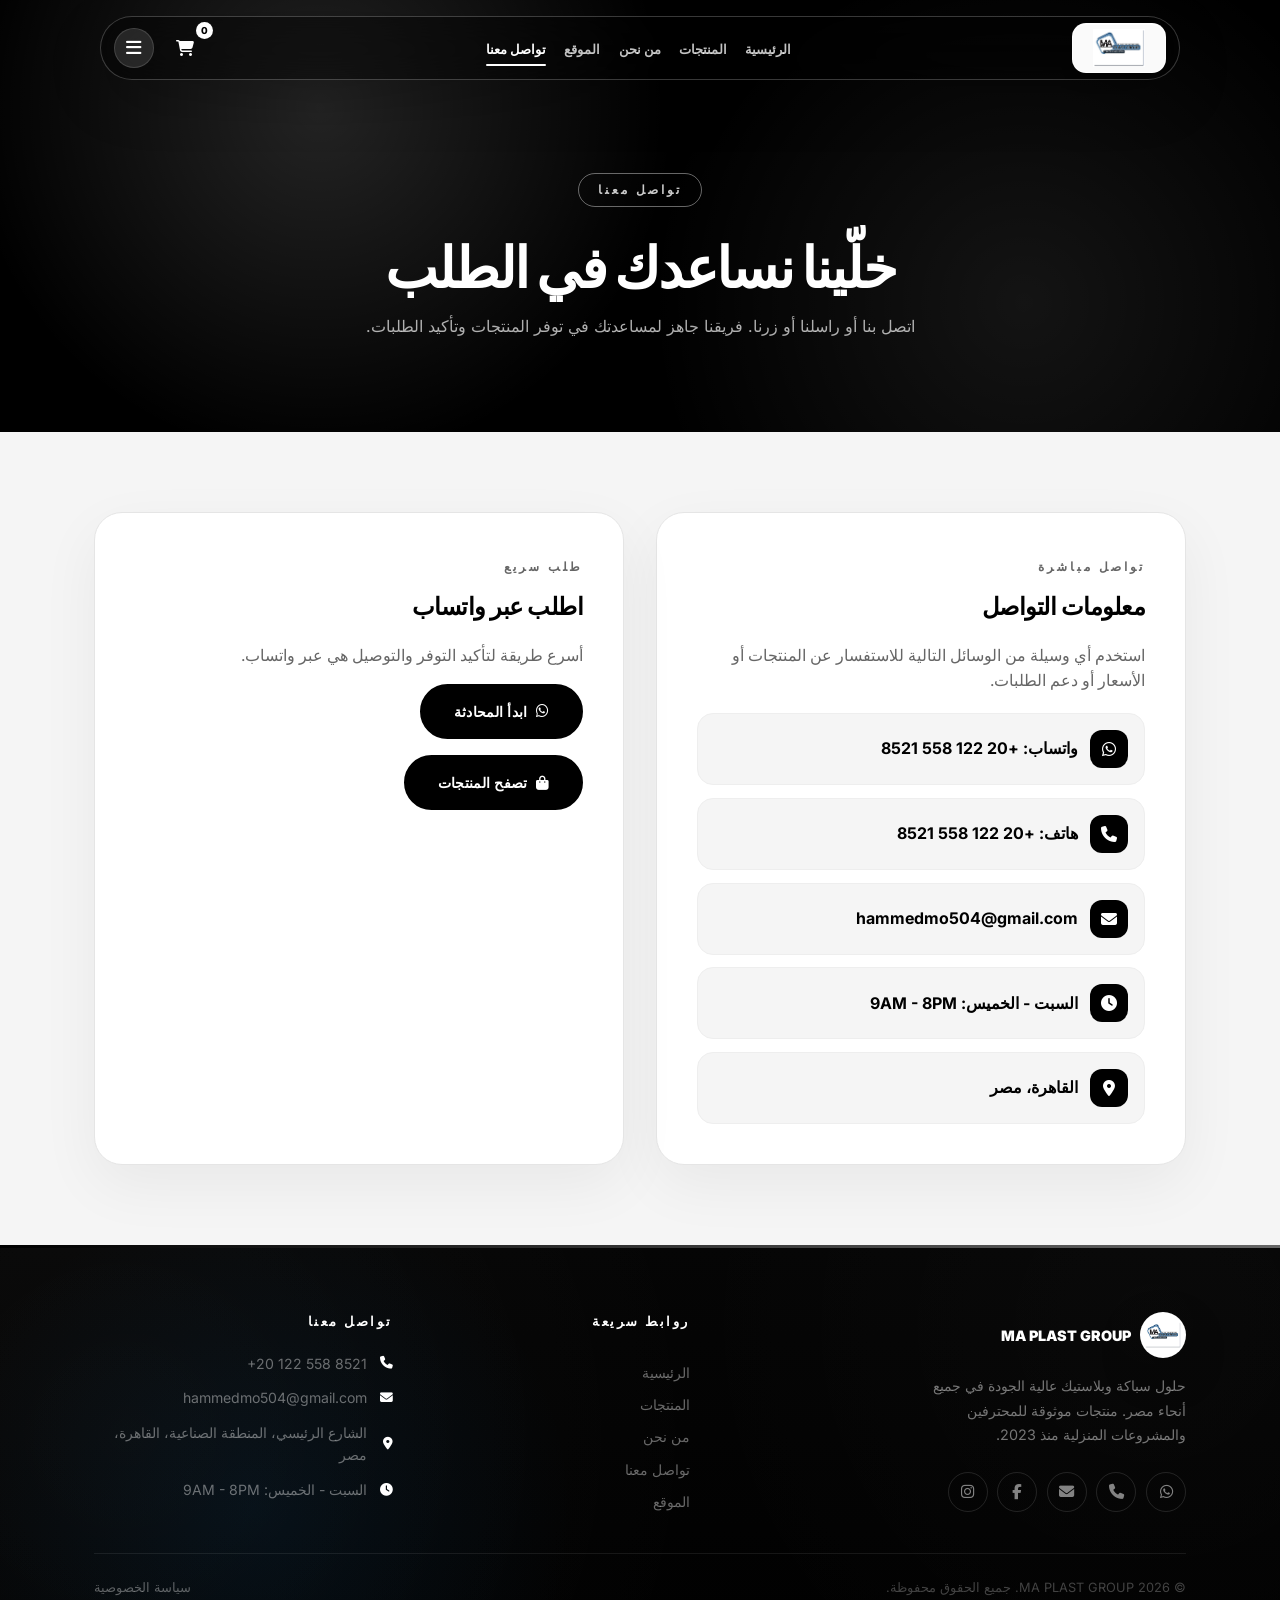
<file: contact.html>
<!DOCTYPE html>
<html lang="ar" dir="rtl">
<head>
    <meta charset="UTF-8">
    <meta name="viewport" content="width=device-width, initial-scale=1.0">
    <title>تواصل معنا | MA PLAST GROUP</title>
    <link rel="manifest" href="manifest.json">
    <meta name="theme-color" content="#000000">
    <link rel="stylesheet" href="style.css">
    <link rel="stylesheet" href="https://cdnjs.cloudflare.com/ajax/libs/font-awesome/6.4.0/css/all.min.css">
    <link href="https://fonts.googleapis.com/css2?family=Inter:wght@300;400;500;600;700;800;900&display=swap" rel="stylesheet">


    <!-- OneSignal Web Push SDK - custom pre-prompt mode -->
    <script src="https://cdn.onesignal.com/sdks/web/v16/OneSignalSDK.page.js" defer></script>
    <script>
      window.OneSignalDeferred = window.OneSignalDeferred || [];
      OneSignalDeferred.push(async function(OneSignal) {
        await OneSignal.init({
          appId: "a4aee757-dd1f-4247-8ac7-ad5eaee17ea5",
          serviceWorkerPath: "OneSignalSDKWorker.js",
          serviceWorkerUpdaterPath: "OneSignalSDKUpdaterWorker.js",
          serviceWorkerParam: { scope: "/" },
          notifyButton: { enable: false },
          autoResubscribe: true
        });
      });
    </script>

</head>
<body class="inner-page">
    <!-- Liquid Glass Navbar -->
    <nav class="navbar" id="navbar">
        <div class="nav-glass">
            <a href="index.html#home" class="logo brand-logo"><span class="logo-plate"><img src="ma-plast-logo.png" alt="MA PLAST GROUP"></span><span>MA PLAST GROUP</span></a>
            <ul class="nav-links" id="navLinks">
                <li><a href="index.html#home" class="">الرئيسية</a></li>
                <li><a href="index.html#products" class="">المنتجات</a></li>
                <li><a href="about.html" class="">من نحن</a></li>
                <li><a href="index.html#location" class="">الموقع</a></li>
                <li><a href="contact.html" class="active">تواصل معنا</a></li>
            </ul>
            <div class="nav-actions">
                <a href="index.html#products" class="cart-toggle" title="السلة" aria-label="فتح السلة" onclick="handleCartButton(event)">
                    <i class="fas fa-shopping-cart"></i>
                    <span class="cart-count" id="cartCount">0</span>
                </a>
                <button class="mobile-menu-btn" onclick="toggleMobileMenu()" aria-label="Open menu">
                    <i class="fas fa-bars"></i>
                </button>
            </div>
        </div>
    </nav>

    <section class="page-hero">
        <div class="page-hero-content">
            <span class="hero-tag">تواصل معنا</span>
            <h1>خلّينا نساعدك في الطلب</h1>
            <p>اتصل بنا أو راسلنا أو زرنا. فريقنا جاهز لمساعدتك في توفر المنتجات وتأكيد الطلبات.</p>
        </div>
    </section>
    <section class="page-section">
        <div class="container contact-page-grid">
            <div class="page-card reveal">
                <span class="label">تواصل مباشرة</span>
                <h2>معلومات التواصل</h2>
                <p>استخدم أي وسيلة من الوسائل التالية للاستفسار عن المنتجات أو الأسعار أو دعم الطلبات.</p>
                <div class="page-list">
                    <a href="https://wa.me/201225588521"><i class="fab fa-whatsapp"></i> واتساب: +20 122 558 8521</a>
                    <a href="tel:+201225588521"><i class="fas fa-phone"></i> هاتف: +20 122 558 8521</a>
                    <a href="mailto:hammedmo504@gmail.com"><i class="fas fa-envelope"></i> hammedmo504@gmail.com</a>
                    <div><i class="fas fa-clock"></i> السبت - الخميس: 9AM - 8PM</div>
                    <div><i class="fas fa-map-marker-alt"></i> القاهرة، مصر</div>
                </div>
            </div>
            <div class="page-card reveal reveal-delay-2">
                <span class="label">طلب سريع</span>
                <h2>اطلب عبر واتساب</h2>
                <p>أسرع طريقة لتأكيد التوفر والتوصيل هي عبر واتساب.</p>
                <a href="https://wa.me/201225588521" class="btn btn-whatsapp"><i class="fab fa-whatsapp"></i> ابدأ المحادثة</a>
                <div style="height:1rem"></div>
                <a href="index.html#products" class="btn btn-primary"><i class="fas fa-shopping-bag"></i> تصفح المنتجات</a>
            </div>
        </div>
    </section>

    <!-- Enhanced Footer -->
    <footer class="footer">
        <div class="footer-animated-line"></div>
        <div class="container">
            <div class="footer-grid">
                <div class="footer-brand">
                    <a href="index.html#home" class="logo brand-logo"><span class="logo-plate"><img src="ma-plast-logo.png" alt="MA PLAST GROUP"></span><span>MA PLAST GROUP</span></a>
                    <p>حلول سباكة وبلاستيك عالية الجودة في جميع أنحاء مصر. منتجات موثوقة للمحترفين والمشروعات المنزلية منذ 2023.</p>
                    <div class="footer-social">
                        <a href="https://wa.me/201225588521" target="_blank" aria-label="WhatsApp"><i class="fab fa-whatsapp"></i></a>
                        <a href="tel:+201225588521" aria-label="Phone"><i class="fas fa-phone"></i></a>
                        <a href="mailto:hammedmo504@gmail.com" aria-label="Email"><i class="fas fa-envelope"></i></a>
                        <a href="https://www.facebook.com/maplastgroup" target="_blank" aria-label="Facebook"><i class="fab fa-facebook-f"></i></a>
                        <a href="https://www.instagram.com/maplastgroup" target="_blank" aria-label="Instagram"><i class="fab fa-instagram"></i></a>
                    </div>
                </div>
                <div class="footer-links">
                    <h4>روابط سريعة</h4>
                    <a href="index.html#home">الرئيسية</a>
                    <a href="index.html#products">المنتجات</a>
                    <a href="about.html">من نحن</a>
                    <a href="contact.html">تواصل معنا</a>
                    <a href="index.html#location">الموقع</a>
                </div>
                <div class="footer-contact">
                    <h4>تواصل معنا</h4>
                    <p><i class="fas fa-phone"></i> +20 122 558 8521</p>
                    <p><i class="fas fa-envelope"></i> hammedmo504@gmail.com</p>
                    <p><i class="fas fa-map-marker-alt"></i> الشارع الرئيسي، المنطقة الصناعية، القاهرة، مصر</p>
                    <p><i class="fas fa-clock"></i> السبت - الخميس: 9AM - 8PM</p>
                </div>
            </div>
            <div class="footer-bottom">
                <div class="footer-bottom-links">
                    <p>&copy; 2026 MA PLAST GROUP. جميع الحقوق محفوظة.</p>
                    <a href="privacy.html">سياسة الخصوصية</a>
                </div>
            </div>
        </div>
    </footer>
    <div class="mobile-overlay" id="mobileOverlay" onclick="toggleMobileMenu()"></div>
    <div class="toast" id="toast"><i class="fas fa-check-circle"></i><span id="toastMessage">Added!</span></div>
    <script>
        const navLinks = document.getElementById('navLinks');
        const mobileOverlay = document.getElementById('mobileOverlay');
        const mobileMenuIcon = document.querySelector('.mobile-menu-btn i');

        let navLinksPlaceholder = null;
        function syncMobileMenuMount() {
            if (!navLinks) return;
            if (!navLinksPlaceholder) {
                navLinksPlaceholder = document.createComment('nav-links-original-position');
                if (navLinks.parentNode) navLinks.parentNode.insertBefore(navLinksPlaceholder, navLinks);
            }
            if (window.innerWidth <= 768) {
                if (navLinks.parentNode !== document.body) document.body.appendChild(navLinks);
            } else if (navLinks.parentNode === document.body && navLinksPlaceholder.parentNode) {
                navLinksPlaceholder.parentNode.insertBefore(navLinks, navLinksPlaceholder.nextSibling);
                navLinks.classList.remove('active');
                if (mobileOverlay) mobileOverlay.classList.remove('active');
                setMobileMenuIcon(false);
                document.body.style.overflow = '';
            }
        }
        document.addEventListener('DOMContentLoaded', syncMobileMenuMount);
        window.addEventListener('resize', syncMobileMenuMount);

        function setMobileMenuIcon(isOpen) {
            if (!mobileMenuIcon) return;
            mobileMenuIcon.classList.toggle('fa-bars', !isOpen);
            mobileMenuIcon.classList.toggle('fa-times', isOpen);
        }
        function toggleMobileMenu() {
            navLinks.classList.toggle('active');
            mobileOverlay.classList.toggle('active');
            setMobileMenuIcon(navLinks.classList.contains('active'));
            document.body.style.overflow = navLinks.classList.contains('active') ? 'hidden' : '';
        }
        document.addEventListener('keydown', e => {
            if (e.key === 'Escape') {
                navLinks.classList.remove('active');
                mobileOverlay.classList.remove('active');
                setMobileMenuIcon(false);
                document.body.style.overflow = '';
            }
        });

        // Scroll reveal
        function initScrollReveal() {
            const revealElements = document.querySelectorAll('.reveal, .reveal-left, .reveal-right, .reveal-scale');
            if (revealElements.length === 0) return;
            const observer = new IntersectionObserver((entries) => {
                entries.forEach(entry => {
                    if (entry.isIntersecting) {
                        entry.target.classList.add('visible');
                        observer.unobserve(entry.target);
                    }
                });
            }, { threshold: 0.1, rootMargin: '0px 0px -50px 0px' });
            revealElements.forEach(el => observer.observe(el));
        }
        document.addEventListener('DOMContentLoaded', initScrollReveal);

        if ('serviceWorker' in navigator) {
            window.addEventListener('load', () => navigator.serviceWorker.register('service-worker.js'));
        }
    </script>
</body>
</html>
</file>
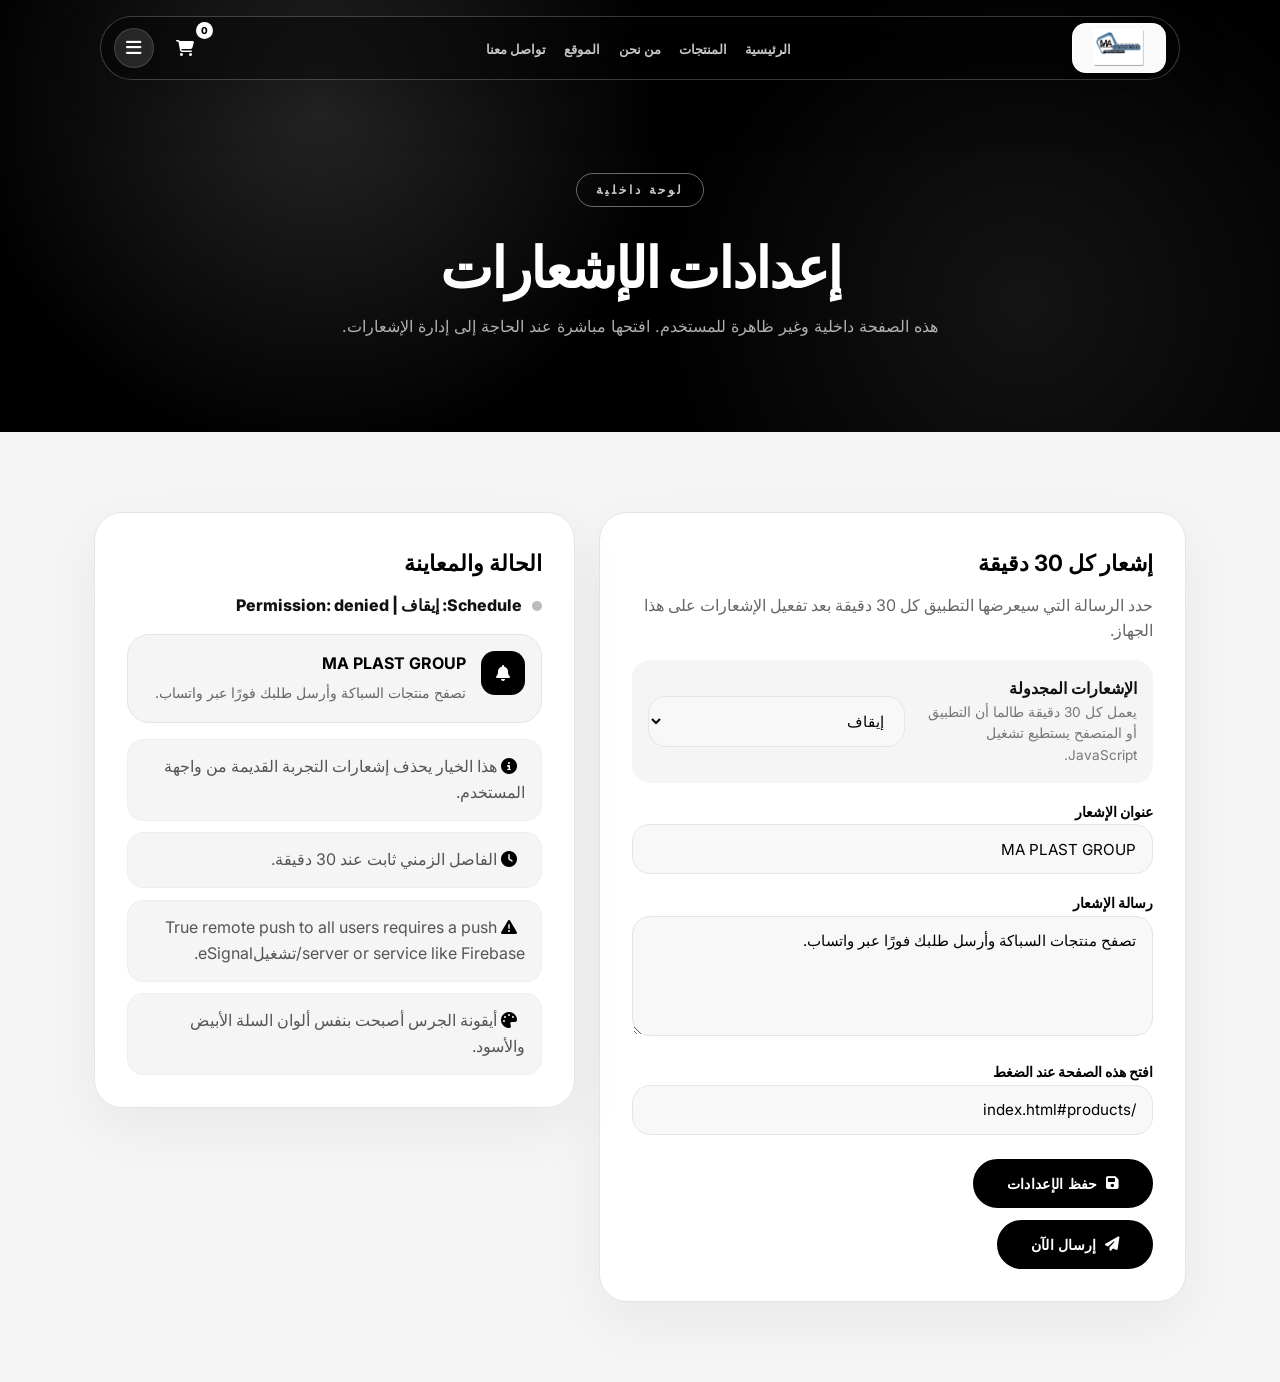
<file: notifications.html>
<!DOCTYPE html>
<html lang="ar" dir="rtl">
<head>
    <meta charset="UTF-8">
    <meta name="viewport" content="width=device-width, initial-scale=1.0">
    <title>إعدادات الإشعارات | MA PLAST GROUP</title>
    <link rel="manifest" href="manifest.json">
    <meta name="theme-color" content="#000000">
    <meta name="robots" content="noindex,nofollow">
    <link rel="stylesheet" href="style.css">
    <link rel="stylesheet" href="https://cdnjs.cloudflare.com/ajax/libs/font-awesome/6.4.0/css/all.min.css">
    <link href="https://fonts.googleapis.com/css2?family=Inter:wght@300;400;500;600;700;800;900&display=swap" rel="stylesheet">


    <!-- تشغيلeSignal Web Push SDK - custom pre-prompt mode -->
    <script src="https://cdn.onesignal.com/sdks/web/v16/تشغيلeSignalSDK.page.js" defer></script>
    <script>
      window.تشغيلeSignalDeferred = window.تشغيلeSignalDeferred || [];
      تشغيلeSignalDeferred.push(async function(تشغيلeSignal) {
        await تشغيلeSignal.init({
          appId: "a4aee757-dd1f-4247-8ac7-ad5eaee17ea5",
          serviceWorkerPath: "تشغيلeSignalSDKWorker.js",
          serviceWorkerUpdaterPath: "تشغيلeSignalSDKUpdaterWorker.js",
          serviceWorkerParam: { scope: "/" },
          notifyButton: { enable: false },
          autoResubscribe: true
        });
      });
    </script>

</head>
<body class="notifications-backend inner-page">
    <!-- Liquid Glass Navbar -->
    <nav class="navbar" id="navbar">
        <div class="nav-glass">
            <a href="index.html#home" class="logo brand-logo"><span class="logo-plate"><img src="ma-plast-logo.png" alt="MA PLAST GROUP"></span><span>MA PLAST GROUP</span></a>
            <ul class="nav-links" id="navLinks">
                <li><a href="index.html#home" class="">الرئيسية</a></li>
                <li><a href="index.html#products" class="">المنتجات</a></li>
                <li><a href="about.html" class="">من نحن</a></li>
                <li><a href="index.html#location" class="">الموقع</a></li>
                <li><a href="contact.html" class="">تواصل معنا</a></li>
            </ul>
            <div class="nav-actions">
                <a href="index.html#products" class="cart-toggle" title="السلة" aria-label="فتح السلة" onclick="handleCartButton(event)">
                    <i class="fas fa-shopping-cart"></i>
                    <span class="cart-count" id="cartCount">0</span>
                </a>
                <button class="mobile-menu-btn" onclick="toggleMobileMenu()" aria-label="Open menu">
                    <i class="fas fa-bars"></i>
                </button>
            </div>
        </div>
    </nav>


    <section class="page-hero">
        <div class="page-hero-content">
            <span class="hero-tag">لوحة داخلية</span>
            <h1>إعدادات الإشعارات</h1>
            <p>هذه الصفحة داخلية وغير ظاهرة للمستخدم. افتحها مباشرة عند الحاجة إلى إدارة الإشعارات.</p>
        </div>
    </section>

    <section class="notification-admin-section">
        <div class="container notification-admin-grid">
            <div class="notification-admin-card">
                <h2>إشعار كل 30 دقيقة</h2>
                <p>حدد الرسالة التي سيعرضها التطبيق كل 30 دقيقة بعد تفعيل الإشعارات على هذا الجهاز.</p>

                <form class="notification-form" id="notificationSettingsForm">
                    <div class="notification-switch-row">
                        <div>
                            <strong>الإشعارات المجدولة</strong>
                            <p style="margin:0;color:#777;font-size:.85rem;">يعمل كل 30 دقيقة طالما أن التطبيق أو المتصفح يستطيع تشغيل JavaScript.</p>
                        </div>
                        <select id="enabled">
                            <option value="false">إيقاف</option>
                            <option value="true">تشغيل</option>
                        </select>
                    </div>

                    <div>
                        <label for="title">عنوان الإشعار</label>
                        <input id="title" type="text" value="MA PLAST GROUP" required>
                    </div>

                    <div>
                        <label for="body">رسالة الإشعار</label>
                        <textarea id="body" required>تصفح منتجات السباكة وأرسل طلبك فورًا عبر واتساب.</textarea>
                    </div>

                    <div>
                        <label for="url">افتح هذه الصفحة عند الضغط</label>
                        <input id="url" type="text" value="/index.html#products" required>
                    </div>

                    <input id="intervalMinutes" type="hidden" value="30">

                    <div class="notification-admin-actions">
                        <button type="submit" class="btn btn-primary"><i class="fas fa-save"></i> حفظ الإعدادات</button>
                        <button type="button" class="btn btn-outline admin-outline" onclick="requestPermission()"><i class="fas fa-bell"></i> تفعيل الإشعارات</button>
                        <button type="button" class="btn btn-primary" onclick="sendNow()"><i class="fas fa-paper-plane"></i> إرسال الآن</button>
                        <button type="button" class="btn btn-outline admin-outline" onclick="clearLocalNotifications()"><i class="fas fa-trash"></i> مسح القائمة المحلية</button>
                    </div>
                </form>
            </div>

            <div class="notification-admin-card">
                <h2>الحالة والمعاينة</h2>
                <div class="notification-status" style="margin-bottom:1rem;">
                    <span class="notification-status-dot" id="statusDot"></span>
                    <span id="statusText">جارٍ التحميل...</span>
                </div>

                <div class="notification-preview">
                    <div class="notification-preview-icon"><i class="fas fa-bell"></i></div>
                    <div>
                        <strong id="previewTitle">MA PLAST GROUP</strong>
                        <span id="previewBody">تصفح منتجات السباكة وأرسل طلبك فورًا عبر واتساب.</span>
                    </div>
                </div>

                <ul class="notification-help-list">
                    <li><i class="fas fa-circle-info"></i> هذا الخيار يحذف إشعارات التجربة القديمة من واجهة المستخدم.</li>
                    <li><i class="fas fa-clock"></i> الفاصل الزمني ثابت عند 30 دقيقة.</li>
                    <li><i class="fas fa-triangle-exclamation"></i> True remote push to all users requires a push server or service like Firebase/تشغيلeSignal.</li>
                    <li><i class="fas fa-palette"></i> أيقونة الجرس أصبحت بنفس ألوان السلة الأبيض والأسود.</li>
                </ul>
            </div>
        </div>
    </section>

    <div class="mobile-overlay" id="mobileOverlay" onclick="toggleMobileMenu()"></div>
    <div class="toast" id="toast"><i class="fas fa-check-circle"></i><span id="toastMessage">Saved</span></div>

    <script>
        const SETTINGS_KEY = 'ma_plast_notification_settings_v1';
        const NOTIFICATIONS_KEY = 'ma_plast_notifications_v1';
        const PERMISSION_KEY = 'ma_plast_notification_permission';

        const navLinks = document.getElementById('navLinks');
        const mobileOverlay = document.getElementById('mobileOverlay');
        const mobileMenuIcon = document.querySelector('.mobile-menu-btn i');
        const toast = document.getElementById('toast');
        const toastMessage = document.getElementById('toastMessage');

        const enabled = document.getElementById('enabled');
        const title = document.getElementById('title');
        const body = document.getElementById('body');
        const url = document.getElementById('url');
        const previewTitle = document.getElementById('previewTitle');
        const previewBody = document.getElementById('previewBody');
        const statusDot = document.getElementById('statusDot');
        const statusText = document.getElementById('statusText');


        let navLinksPlaceholder = null;
        function syncMobileMenuMount() {
            if (!navLinks) return;
            if (!navLinksPlaceholder) {
                navLinksPlaceholder = document.createComment('nav-links-original-position');
                if (navLinks.parentNode) navLinks.parentNode.insertBefore(navLinksPlaceholder, navLinks);
            }
            if (window.innerWidth <= 768) {
                if (navLinks.parentNode !== document.body) document.body.appendChild(navLinks);
            } else if (navLinks.parentNode === document.body && navLinksPlaceholder.parentNode) {
                navLinksPlaceholder.parentNode.insertBefore(navLinks, navLinksPlaceholder.nextSibling);
                navLinks.classList.remove('active');
                if (mobileOverlay) mobileOverlay.classList.remove('active');
                setMobileMenuIcon(false);
                document.body.style.overflow = '';
            }
        }
        document.addEventListener('DOMContentLoaded', syncMobileMenuMount);
        window.addEventListener('resize', syncMobileMenuMount);

        function setMobileMenuIcon(isOpen) {
            if (!mobileMenuIcon) return;
            mobileMenuIcon.classList.toggle('fa-bars', !isOpen);
            mobileMenuIcon.classList.toggle('fa-times', isOpen);
        }
        function toggleMobileMenu() {
            navLinks.classList.toggle('active');
            mobileOverlay.classList.toggle('active');
            setMobileMenuIcon(navLinks.classList.contains('active'));
            document.body.style.overflow = navLinks.classList.contains('active') ? 'hidden' : '';
        }
        function showToast(msg) {
            toastMessage.textContent = msg;
            toast.classList.add('show');
            setTimeout(() => toast.classList.remove('show'), 2200);
        }

        function getDefaults() {
            return {
                enabled: false,
                title: 'MA PLAST GROUP',
                body: 'تصفح منتجات السباكة وأرسل طلبك فورًا عبر واتساب.',
                url: '/index.html#products',
                intervalMinutes: 30,
                lastSentAt: 0
            };
        }
        function loadSettings() {
            try { return { ...getDefaults(), ...JSON.parse(localStorage.getItem(SETTINGS_KEY) || '{}') }; }
            catch { return getDefaults(); }
        }
        function saveSettings(settings) {
            localStorage.setItem(SETTINGS_KEY, JSON.stringify(settings));
        }
        function updatePreview() {
            previewTitle.textContent = title.value || 'MA PLAST GROUP';
            previewBody.textContent = body.value || 'تصفح منتجات السباكة وأرسل طلبك فورًا عبر واتساب.';
            updateStatus();
        }
        function updateStatus() {
            const permission = 'Notification' in window ? Notification.permission : 'unsupported';
            const isEnabled = enabled.value === 'true';
            statusDot.classList.toggle('active', isEnabled && permission === 'granted');
            statusText.textContent = `Schedule: ${isEnabled ? 'تشغيل' : 'إيقاف'} | Permission: ${permission}`;
        }
        function populate() {
            const s = loadSettings();
            enabled.value = String(Boolean(s.enabled));
            title.value = s.title;
            body.value = s.body;
            url.value = s.url;
            updatePreview();
        }
        async function requestPermission() {
            if (!('Notification' in window)) {
                showToast('Notifications not supported');
                return;
            }
            const permission = await Notification.requestPermission();
            localStorage.setItem(PERMISSION_KEY, permission);
            updateStatus();
            showToast(permission === 'granted' ? 'Notifications allowed' : 'Notifications not allowed');
        }
        async function sendBrowserNotification(payload) {
            if (!('Notification' in window) || Notification.permission !== 'granted') {
                showToast('تفعيل الإشعارات first');
                return false;
            }
            if ('serviceWorker' in navigator) {
                const registration = await navigator.serviceWorker.ready;
                if (registration.active) {
                    registration.active.postMessage({ type: 'showNotification', ...payload });
                } else {
                    registration.showNotification(payload.title, payload);
                }
            } else {
                new Notification(payload.title, payload);
            }
            return true;
        }
        function addToLocalList(payload) {
            let list = [];
            try { list = JSON.parse(localStorage.getItem(NOTIFICATIONS_KEY) || '[]'); } catch { list = []; }
            list.unshift({
                id: 'notif_' + Date.now(),
                title: payload.title,
                body: payload.body,
                type: 'promo',
                time: Date.now(),
                read: false,
                actionUrl: payload.url || '/index.html#products'
            });
            localStorage.setItem(NOTIFICATIONS_KEY, JSON.stringify(list.slice(0, 50)));
        }
        async function sendNow() {
            const payload = {
                title: title.value || 'MA PLAST GROUP',
                body: body.value || 'Browse products and send your order instantly via WhatsApp.',
                url: url.value || '/index.html#products',
                icon: '/icon-192.png',
                badge: '/icon-192.png',
                tag: 'manual-' + Date.now()
            };
            addToLocalList(payload);
            const sent = await sendBrowserNotification(payload);
            showToast(sent ? 'Notification sent' : 'Saved to notification list');
        }
        function clearLocalNotifications() {
            localStorage.setItem(NOTIFICATIONS_KEY, JSON.stringify([]));
            showToast('Local notifications cleared');
        }

        document.getElementById('notificationSettingsForm').addEventListener('submit', (e) => {
            e.preventDefault();
            const previous = loadSettings();
            const settings = {
                ...previous,
                enabled: enabled.value === 'true',
                title: title.value.trim() || 'MA PLAST GROUP',
                body: body.value.trim() || 'Browse products and send your order instantly via WhatsApp.',
                url: url.value.trim() || '/index.html#products',
                intervalMinutes: 30
            };
            saveSettings(settings);
            updateStatus();
            showToast('Settings saved');
        });

        [enabled, title, body, url].forEach((el) => el.addEventListener('input', updatePreview));

        if ('serviceWorker' in navigator) navigator.serviceWorker.register('service-worker.js');
        populate();
    </script>
</body>
</html>
</file>
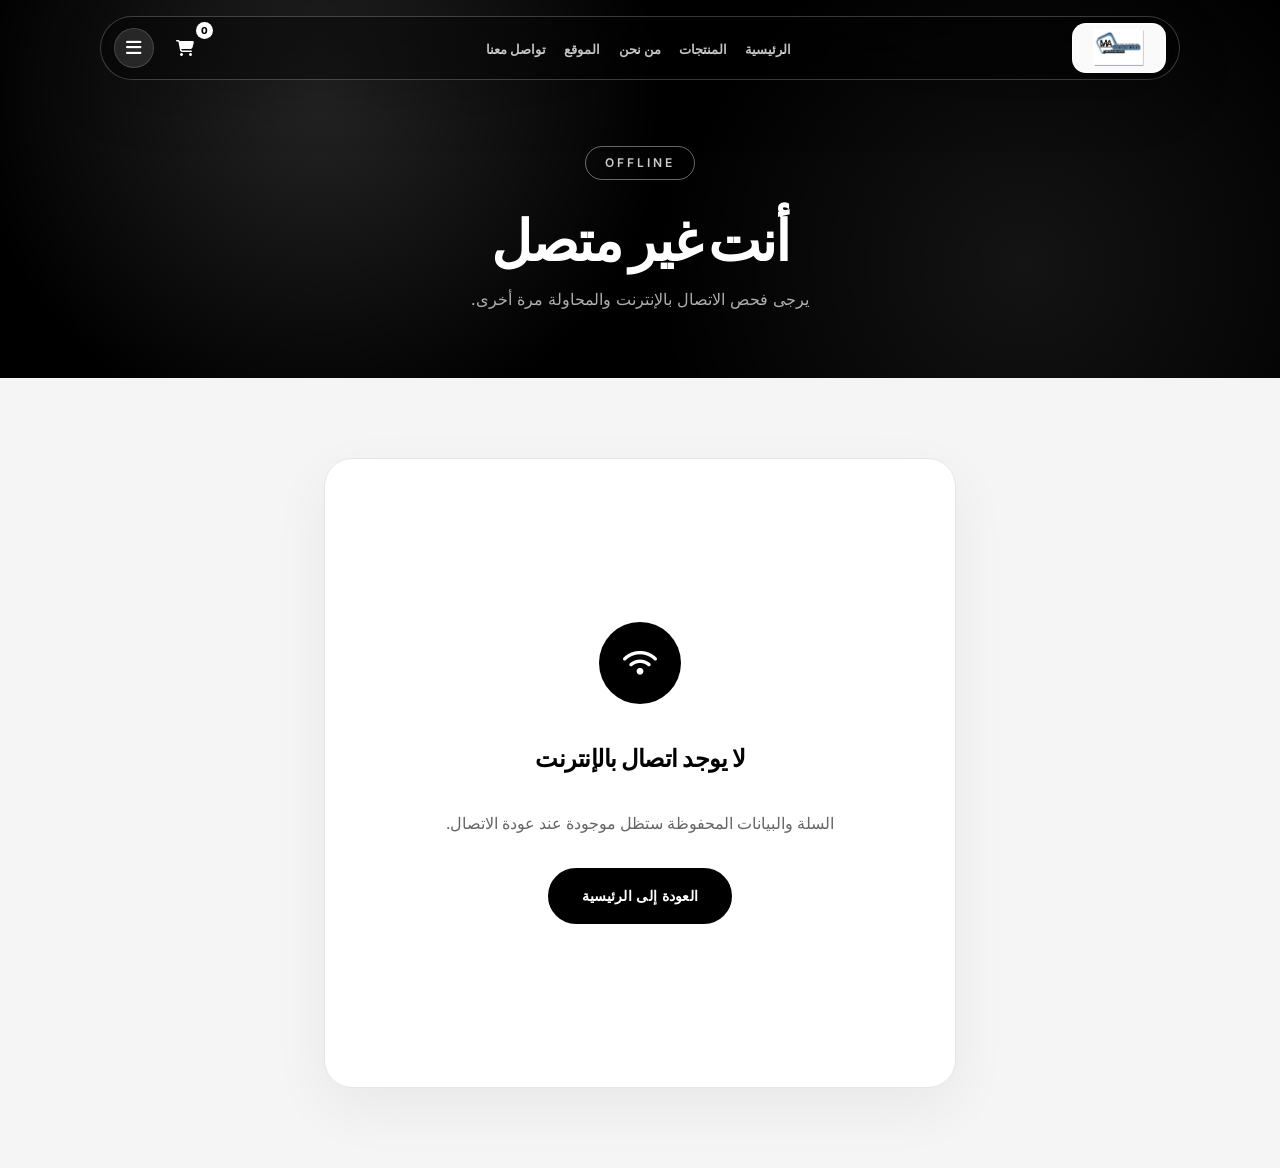
<file: offline.html>
<!DOCTYPE html>
<html lang="ar" dir="rtl">
<head>
  <meta charset="UTF-8">
  <meta name="viewport" content="width=device-width, initial-scale=1.0">
  <title>بدون اتصال — MA PLAST GROUP</title>
  <link rel="stylesheet" href="style.css">
  <link rel="manifest" href="manifest.json">
  <meta name="theme-color" content="#000000">
  <link rel="stylesheet" href="https://cdnjs.cloudflare.com/ajax/libs/font-awesome/6.4.0/css/all.min.css">
</head>
<body class="inner-page">
    <!-- Liquid Glass Navbar -->
    <nav class="navbar" id="navbar">
        <div class="nav-glass">
            <a href="index.html#home" class="logo brand-logo"><span class="logo-plate"><img src="ma-plast-logo.png" alt="MA PLAST GROUP"></span><span>MA PLAST GROUP</span></a>
            <ul class="nav-links" id="navLinks">
                <li><a href="index.html#home" class="">الرئيسية</a></li>
                <li><a href="index.html#products" class="">المنتجات</a></li>
                <li><a href="about.html" class="">من نحن</a></li>
                <li><a href="index.html#location" class="">الموقع</a></li>
                <li><a href="contact.html" class="">تواصل معنا</a></li>
            </ul>
            <div class="nav-actions">
                <a href="index.html#products" class="cart-toggle" title="السلة" aria-label="فتح السلة" onclick="handleCartButton(event)">
                    <i class="fas fa-shopping-cart"></i>
                    <span class="cart-count" id="cartCount">0</span>
                </a>
                <button class="mobile-menu-btn" onclick="toggleMobileMenu()" aria-label="Open menu">
                    <i class="fas fa-bars"></i>
                </button>
            </div>
        </div>
    </nav>

  <section class="page-hero compact-page-hero"><div class="page-hero-content"><span class="hero-tag">Offline</span><h1>أنت غير متصل</h1><p>يرجى فحص الاتصال بالإنترنت والمحاولة مرة أخرى.</p></div></section>
  <section class="page-section"><div class="container single-page-card"><div class="page-card thank-you-box"><div class="offline-icon"><i class="fas fa-wifi"></i></div><h2>لا يوجد اتصال بالإنترنت</h2><p>السلة والبيانات المحفوظة ستظل موجودة عند عودة الاتصال.</p><a class="btn btn-primary" href="index.html">العودة إلى الرئيسية</a></div></div></section>
  <div class="mobile-overlay" id="mobileOverlay" onclick="toggleMobileMenu()"></div><script src="script.js"></script>
</body></html>
</file>
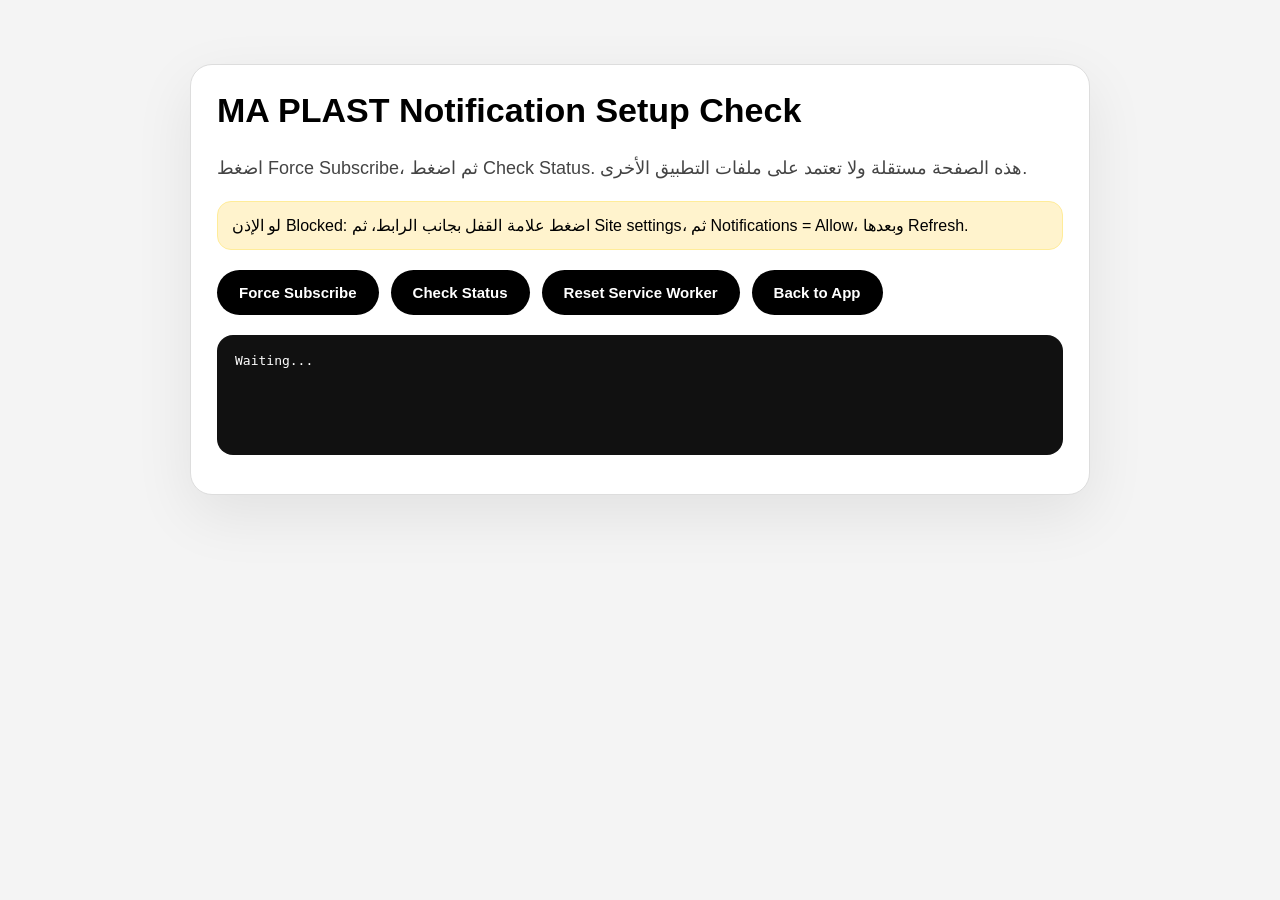
<file: onesignal-check-no-cache.html>
<!DOCTYPE html>
<html lang="en">
<head>
  <meta charset="UTF-8" />
  <meta name="viewport" content="width=device-width, initial-scale=1.0" />
  <title>OneSignal Check | MA PLAST</title>
  <meta name="robots" content="noindex,nofollow" />

  <style>
    * { box-sizing: border-box; }
    body {
      margin: 0;
      font-family: Arial, sans-serif;
      background: #f4f4f4;
      color: #000;
      padding: 24px;
    }
    .box {
      max-width: 900px;
      margin: 40px auto;
      background: #fff;
      border-radius: 22px;
      border: 1px solid #ddd;
      padding: 26px;
      box-shadow: 0 20px 60px rgba(0,0,0,.08);
    }
    h1 { margin-top: 0; font-size: 34px; }
    p { color: #444; line-height: 1.7; font-size: 18px; }
    .warn {
      background:#fff3cd;
      border:1px solid #ffec99;
      padding:14px;
      border-radius:14px;
      margin:16px 0;
      font-size: 16px;
    }
    .buttons { display: flex; gap: 12px; flex-wrap: wrap; margin: 20px 0; }
    button, a.button {
      background:#000;
      color:#fff;
      border:0;
      border-radius:999px;
      padding:14px 22px;
      font-weight:800;
      cursor:pointer;
      text-decoration: none;
      display: inline-flex;
      align-items: center;
      justify-content: center;
      font-size: 15px;
    }
    button:active, a.button:active { transform: scale(.98); }
    pre {
      background:#111;
      color:#fff;
      padding:18px;
      border-radius:16px;
      overflow:auto;
      direction:ltr;
      text-align:left;
      min-height: 120px;
      white-space: pre-wrap;
      word-break: break-word;
    }
  </style>


    <!-- OneSignal Web Push SDK - custom pre-prompt mode -->
    <script src="https://cdn.onesignal.com/sdks/web/v16/OneSignalSDK.page.js" defer></script>
    <script>
      window.OneSignalDeferred = window.OneSignalDeferred || [];
      OneSignalDeferred.push(async function(OneSignal) {
        await OneSignal.init({
          appId: "a4aee757-dd1f-4247-8ac7-ad5eaee17ea5",
          serviceWorkerPath: "OneSignalSDKWorker.js",
          serviceWorkerUpdaterPath: "OneSignalSDKUpdaterWorker.js",
          serviceWorkerParam: { scope: "/" },
          notifyButton: { enable: false },
          autoResubscribe: true
        });
      });
    </script>

</head>
<body>
  <div class="box">
    <h1>MA PLAST Notification Setup Check</h1>
    <p>اضغط Force Subscribe، ثم اضغط Check Status. هذه الصفحة مستقلة ولا تعتمد على ملفات التطبيق الأخرى.</p>
    <div class="warn">
      لو الإذن Blocked: اضغط علامة القفل بجانب الرابط، ثم Site settings، ثم Notifications = Allow، وبعدها Refresh.
    </div>

    <div class="buttons">
      <button id="forceBtn" type="button">Force Subscribe</button>
      <button id="checkBtn" type="button">Check Status</button>
      <button id="resetBtn" type="button">Reset Service Worker</button>
      <a class="button" href="index.html">Back to App</a>
    </div>

    <pre id="result">Waiting...</pre>
  </div>

<script>
(function () {
  const result = document.getElementById('result');
  const forceBtn = document.getElementById('forceBtn');
  const checkBtn = document.getElementById('checkBtn');
  const resetBtn = document.getElementById('resetBtn');

  function write(value) {
    if (typeof value === 'string') {
      result.textContent = value;
    } else {
      result.textContent = JSON.stringify(value, null, 2);
    }
  }

  async function forceSubscribe() {
    try {
      if (!('Notification' in window)) {
        write('Notifications are not supported in this browser.');
        return;
      }

      if (Notification.permission === 'denied') {
        write('BLOCKED: Notifications are blocked. Click the lock/settings icon beside the URL, set Notifications to Allow, then refresh.');
        return;
      }

      const permission = await Notification.requestPermission();

      if (permission !== 'granted') {
        write('Permission result: ' + permission + '. You must choose Allow.');
        return;
      }

      write('Browser permission granted. Waiting for OneSignal...');

      window.OneSignalDeferred = window.OneSignalDeferred || [];
      OneSignalDeferred.push(async function(OneSignal) {
        try {
          if (OneSignal.User && OneSignal.User.PushSubscription && OneSignal.User.PushSubscription.optIn) {
            await OneSignal.User.PushSubscription.optIn();
          }

          setTimeout(checkStatus, 1800);
        } catch (error) {
          write('OneSignal optIn error: ' + (error.message || String(error)));
        }
      });
    } catch (error) {
      write('Force Subscribe Error: ' + (error.message || String(error)));
    }
  }

  function checkStatus() {
    try {
      window.OneSignalDeferred = window.OneSignalDeferred || [];
      OneSignalDeferred.push(async function(OneSignal) {
        try {
          const status = {
            pageLoaded: true,
            oneSignalReady: Boolean(window.__osReady),
            oneSignalInitError: window.__osInitError || null,
            currentUrl: location.href,
            browserPermission: ('Notification' in window) ? Notification.permission : 'not-supported',
            oneSignalId: OneSignal.User ? OneSignal.User.onesignalId : null,
            pushSubscriptionId: OneSignal.User && OneSignal.User.PushSubscription ? OneSignal.User.PushSubscription.id : null,
            token: OneSignal.User && OneSignal.User.PushSubscription ? OneSignal.User.PushSubscription.token : null,
            optedIn: OneSignal.User && OneSignal.User.PushSubscription ? OneSignal.User.PushSubscription.optedIn : null,
            serviceWorkerController: navigator.serviceWorker && navigator.serviceWorker.controller ? navigator.serviceWorker.controller.scriptURL : null
          };
          write(status);
        } catch (innerError) {
          write('Check inner error: ' + (innerError.message || String(innerError)));
        }
      });
    } catch (error) {
      write('Check Status Error: ' + (error.message || String(error)));
    }
  }

  async function resetServiceWorker() {
    try {
      if ('serviceWorker' in navigator) {
        const regs = await navigator.serviceWorker.getRegistrations();
        for (const reg of regs) {
          await reg.unregister();
        }
      }

      if ('caches' in window) {
        const keys = await caches.keys();
        await Promise.all(keys.map(k => caches.delete(k)));
      }

      write('Service worker and cache cleared. Now refresh this page, then press Force Subscribe.');
    } catch (error) {
      write('Reset Error: ' + (error.message || String(error)));
    }
  }

  forceBtn.addEventListener('click', forceSubscribe);
  checkBtn.addEventListener('click', checkStatus);
  resetBtn.addEventListener('click', resetServiceWorker);

  setTimeout(checkStatus, 3000);
})();
</script>
</body>
</html>
</file>
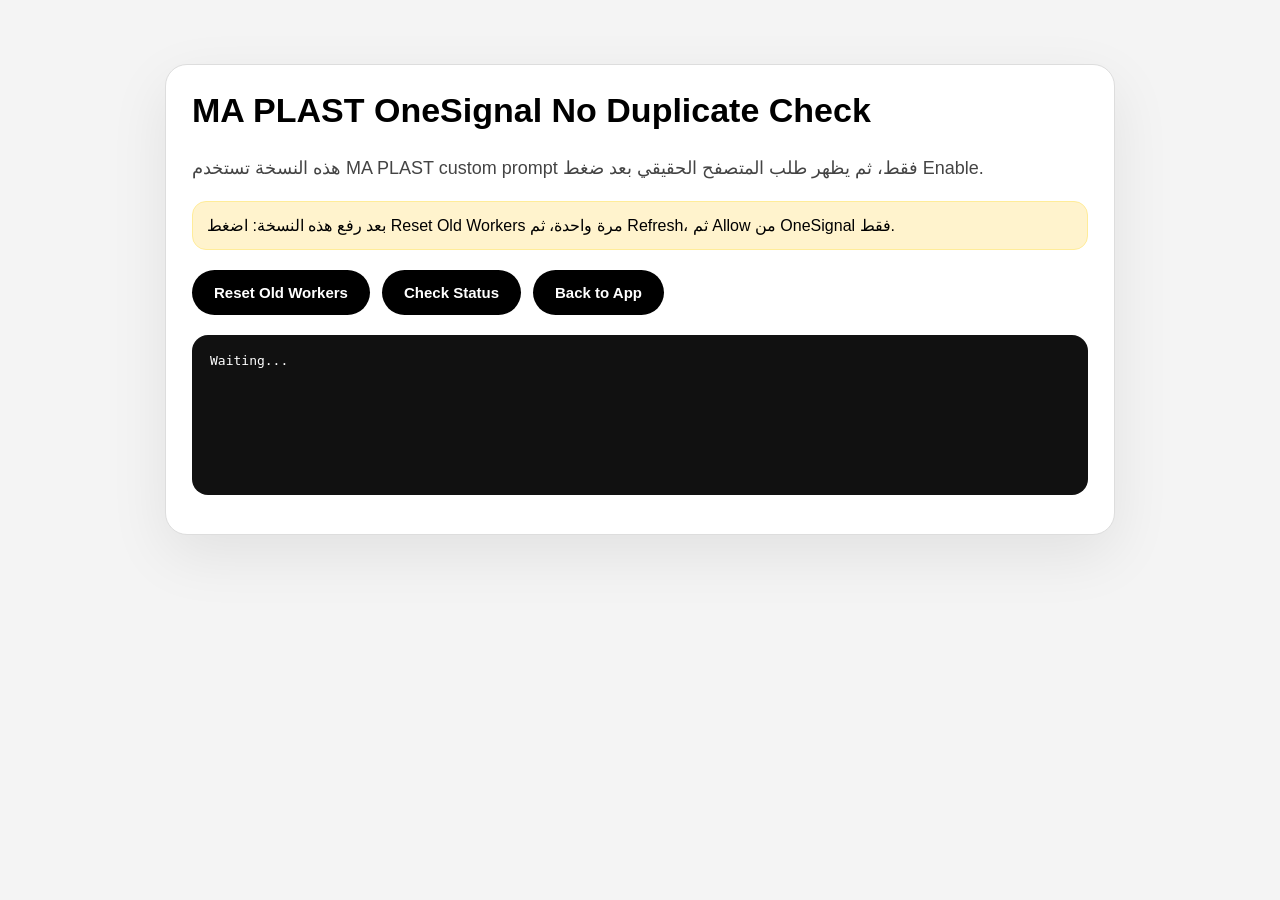
<file: onesignal-check.html>
<!DOCTYPE html>
<html lang="en">
<head>
  <meta charset="UTF-8" />
  <meta name="viewport" content="width=device-width, initial-scale=1.0" />
  <title>OneSignal No Duplicate Check | MA PLAST</title>
  <meta name="robots" content="noindex,nofollow" />
  <style>
    * { box-sizing: border-box; }
    body { margin:0; font-family:Arial,sans-serif; background:#f4f4f4; color:#000; padding:24px; }
    .box { max-width:950px; margin:40px auto; background:#fff; border-radius:22px; border:1px solid #ddd; padding:26px; box-shadow:0 20px 60px rgba(0,0,0,.08); }
    h1 { margin-top:0; font-size:34px; }
    p { color:#444; line-height:1.7; font-size:18px; }
    .warn { background:#fff3cd; border:1px solid #ffec99; padding:14px; border-radius:14px; margin:16px 0; }
    .buttons { display:flex; gap:12px; flex-wrap:wrap; margin:20px 0; }
    button, a.button { background:#000; color:#fff; border:0; border-radius:999px; padding:14px 22px; font-weight:800; cursor:pointer; text-decoration:none; display:inline-flex; font-size:15px; }
    pre { background:#111; color:#fff; padding:18px; border-radius:16px; overflow:auto; direction:ltr; text-align:left; min-height:160px; white-space:pre-wrap; word-break:break-word; }
  </style>

    <!-- OneSignal Web Push SDK - custom pre-prompt mode -->
    <script src="https://cdn.onesignal.com/sdks/web/v16/OneSignalSDK.page.js" defer></script>
    <script>
      window.OneSignalDeferred = window.OneSignalDeferred || [];
      OneSignalDeferred.push(async function(OneSignal) {
        await OneSignal.init({
          appId: "a4aee757-dd1f-4247-8ac7-ad5eaee17ea5",
          serviceWorkerPath: "OneSignalSDKWorker.js",
          serviceWorkerUpdaterPath: "OneSignalSDKUpdaterWorker.js",
          serviceWorkerParam: { scope: "/" },
          notifyButton: { enable: false },
          autoResubscribe: true
        });
      });
    </script>

</head>
<body>
  <div class="box">
    <h1>MA PLAST OneSignal No Duplicate Check</h1>
    <p>هذه النسخة تستخدم MA PLAST custom prompt فقط، ثم يظهر طلب المتصفح الحقيقي بعد ضغط Enable.</p>
    <div class="warn">بعد رفع هذه النسخة: اضغط Reset Old Workers مرة واحدة، ثم Refresh، ثم Allow من OneSignal فقط.</div>
    <div class="buttons">
      <button id="resetBtn" type="button">Reset Old Workers</button>
      <button id="statusBtn" type="button">Check Status</button>
      <a class="button" href="index.html">Back to App</a>
    </div>
    <pre id="result">Waiting...</pre>
  </div>

<script>
(function () {
  const result = document.getElementById('result');
  const resetBtn = document.getElementById('resetBtn');
  const statusBtn = document.getElementById('statusBtn');

  function write(value) {
    result.textContent = typeof value === 'string' ? value : JSON.stringify(value, null, 2);
  }

  async function resetOldWorkers() {
    try {
      if ('serviceWorker' in navigator) {
        const regs = await navigator.serviceWorker.getRegistrations();
        for (const reg of regs) {
          await reg.unregister();
        }
      }
      if ('caches' in window) {
        const keys = await caches.keys();
        await Promise.all(keys.map(k => caches.delete(k)));
      }
      write('Old service workers and caches cleared. Now refresh this page and open the app again.');
    } catch (error) {
      write('Reset error: ' + (error.message || String(error)));
    }
  }

  async function checkStatus() {
    window.OneSignalDeferred = window.OneSignalDeferred || [];
    OneSignalDeferred.push(async function(OneSignal) {
      const registrations = 'serviceWorker' in navigator ? await navigator.serviceWorker.getRegistrations() : [];
      const status = {
        oneSignalReady: Boolean(window.__osReady),
        oneSignalInitError: window.__osInitError || null,
        browserPermission: ('Notification' in window) ? Notification.permission : 'not-supported',
        oneSignalId: OneSignal.User ? OneSignal.User.onesignalId : null,
        pushSubscriptionId: OneSignal.User && OneSignal.User.PushSubscription ? OneSignal.User.PushSubscription.id : null,
        token: OneSignal.User && OneSignal.User.PushSubscription ? OneSignal.User.PushSubscription.token : null,
        optedIn: OneSignal.User && OneSignal.User.PushSubscription ? OneSignal.User.PushSubscription.optedIn : null,
        controller: navigator.serviceWorker && navigator.serviceWorker.controller ? navigator.serviceWorker.controller.scriptURL : null,
        registrations: registrations.map(r => ({
          scope: r.scope,
          active: r.active ? r.active.scriptURL : null,
          waiting: r.waiting ? r.waiting.scriptURL : null,
          installing: r.installing ? r.installing.scriptURL : null
        }))
      };
      write(status);
    });
  }

  resetBtn.addEventListener('click', resetOldWorkers);
  statusBtn.addEventListener('click', checkStatus);
  setTimeout(checkStatus, 3000);
})();
</script>
</body>
</html>
</file>
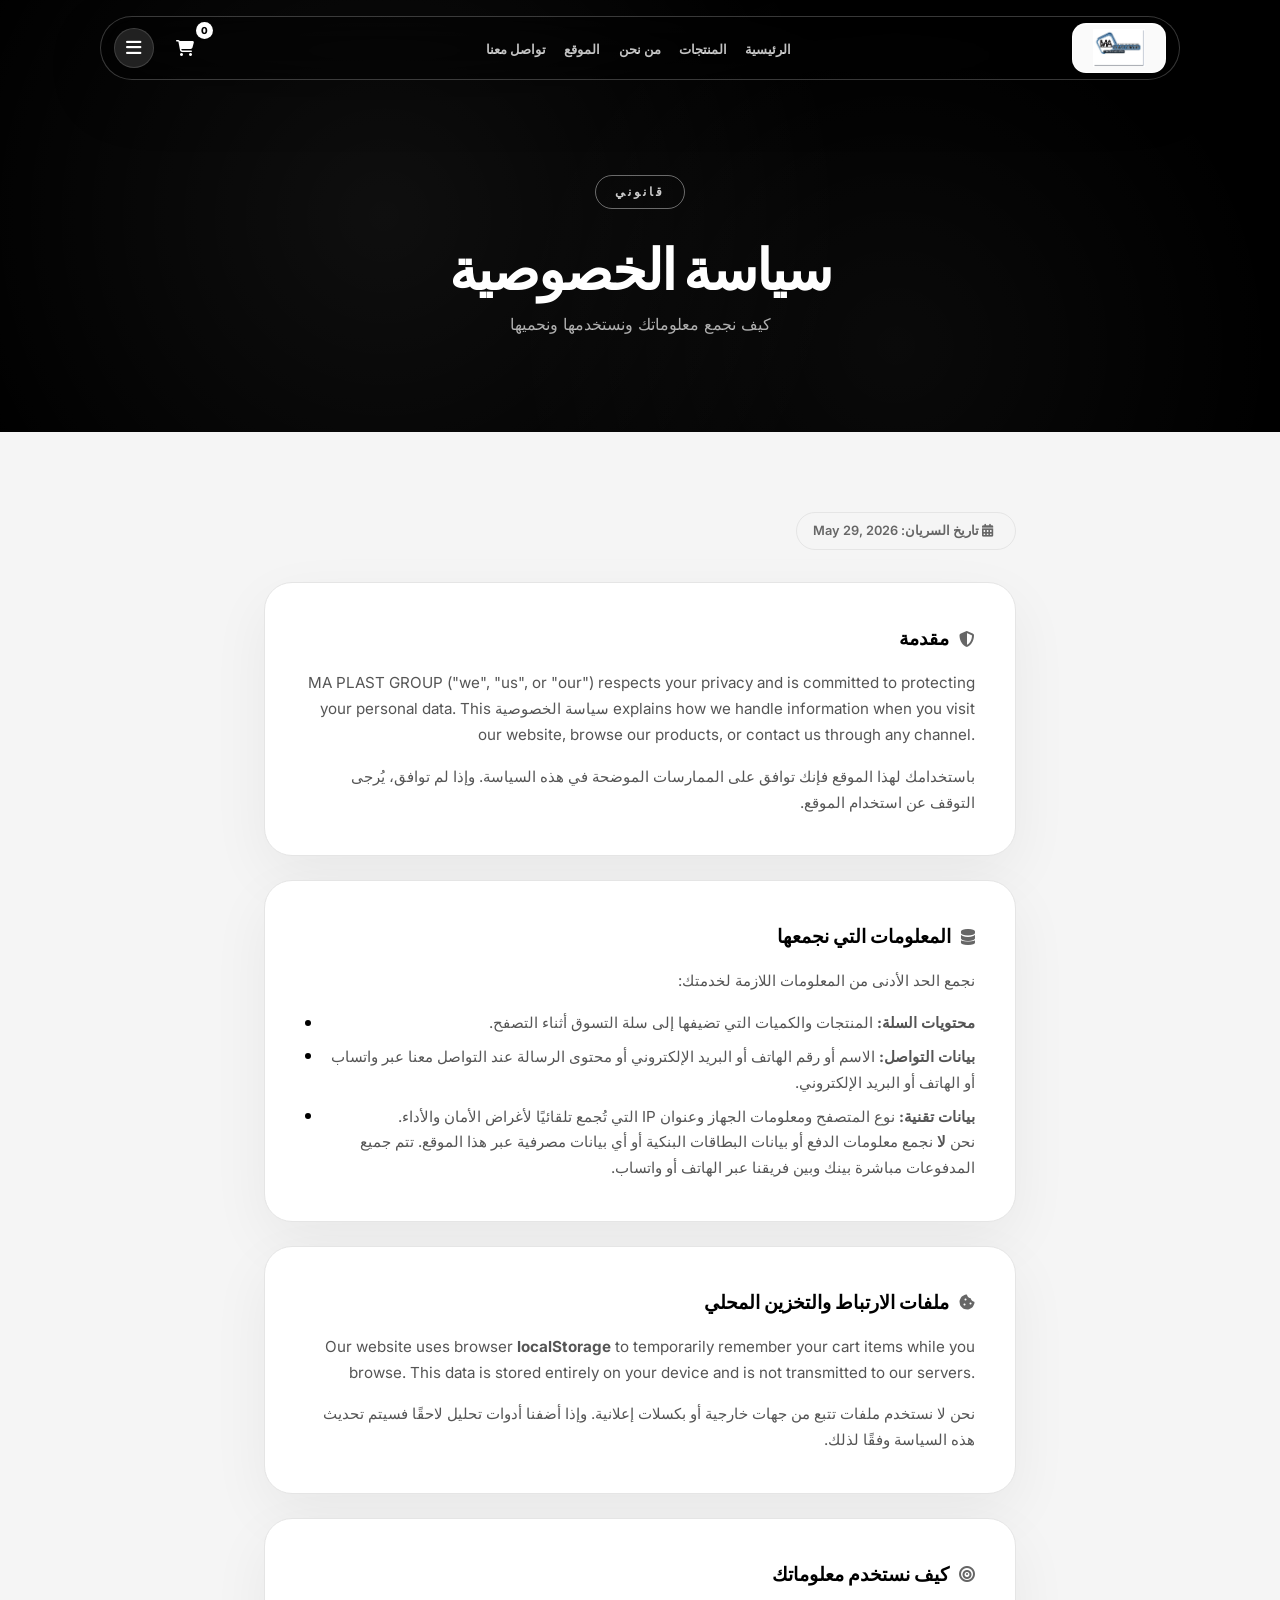
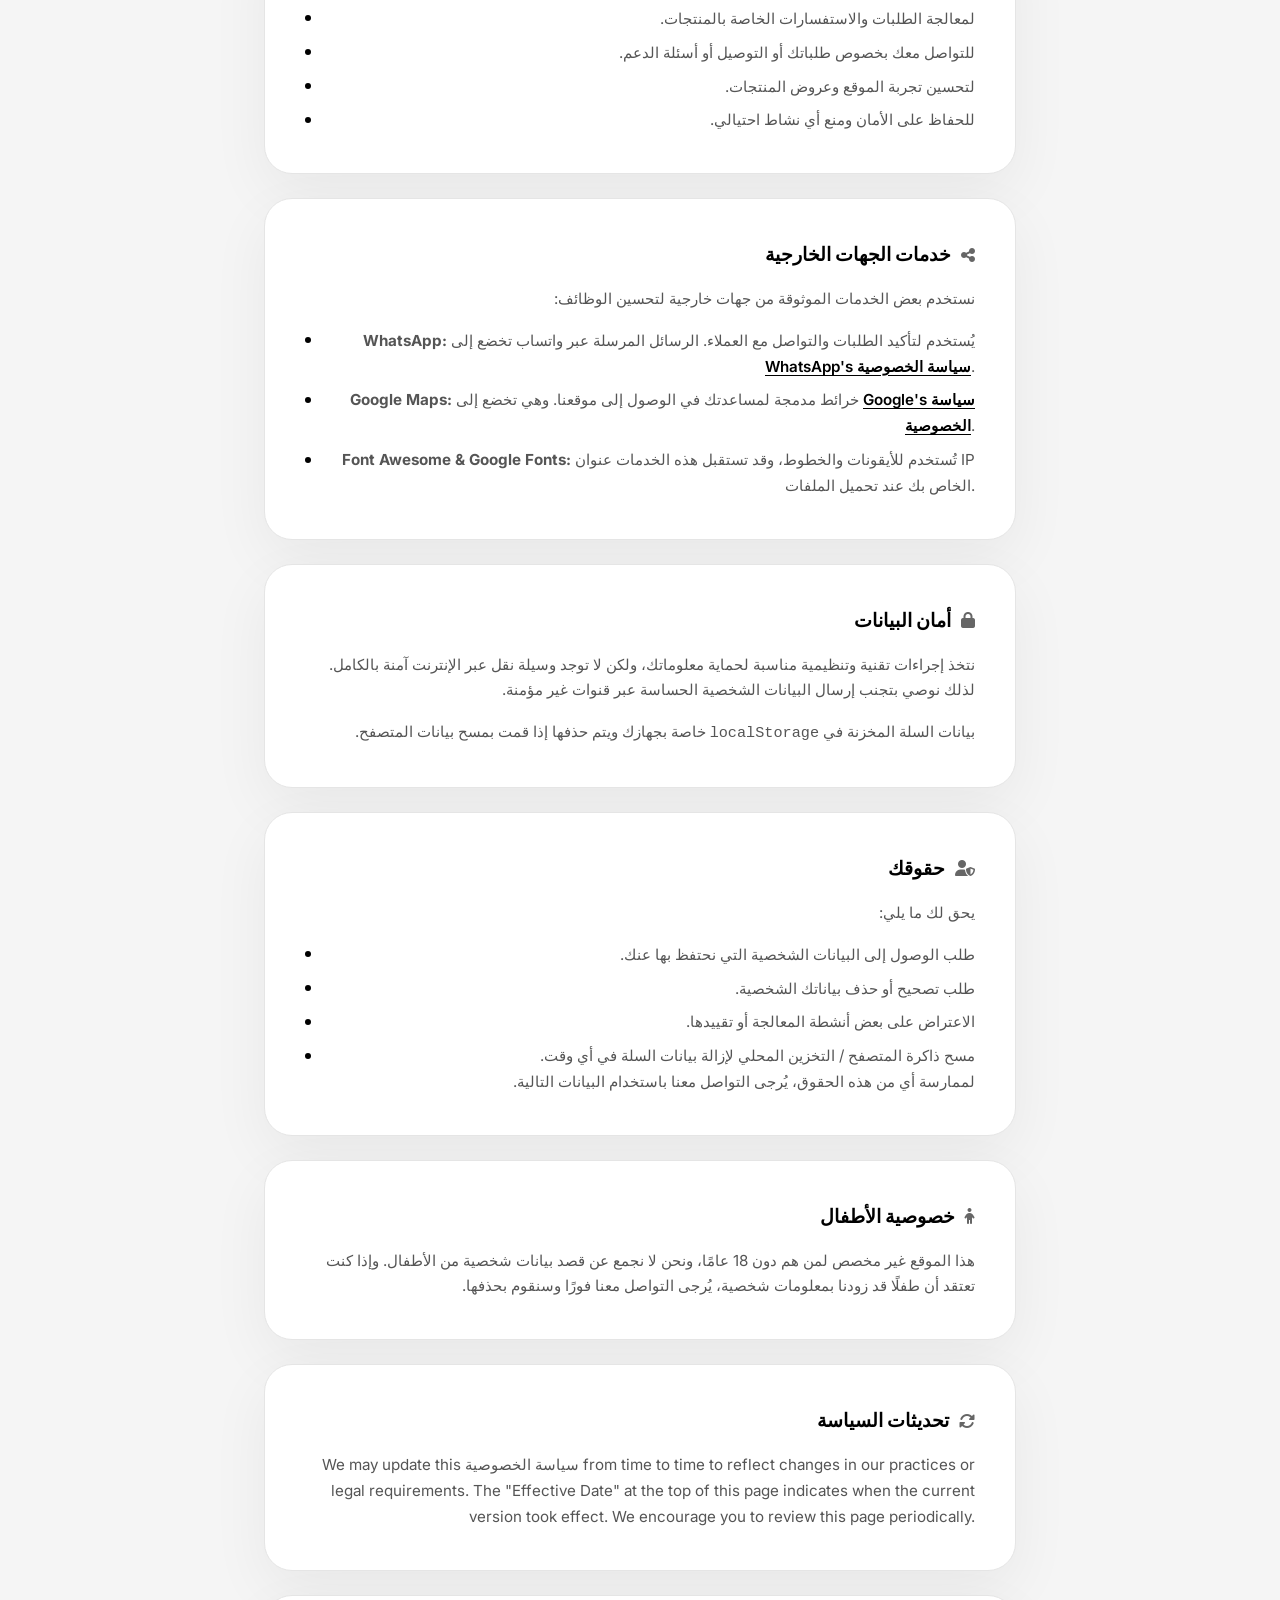
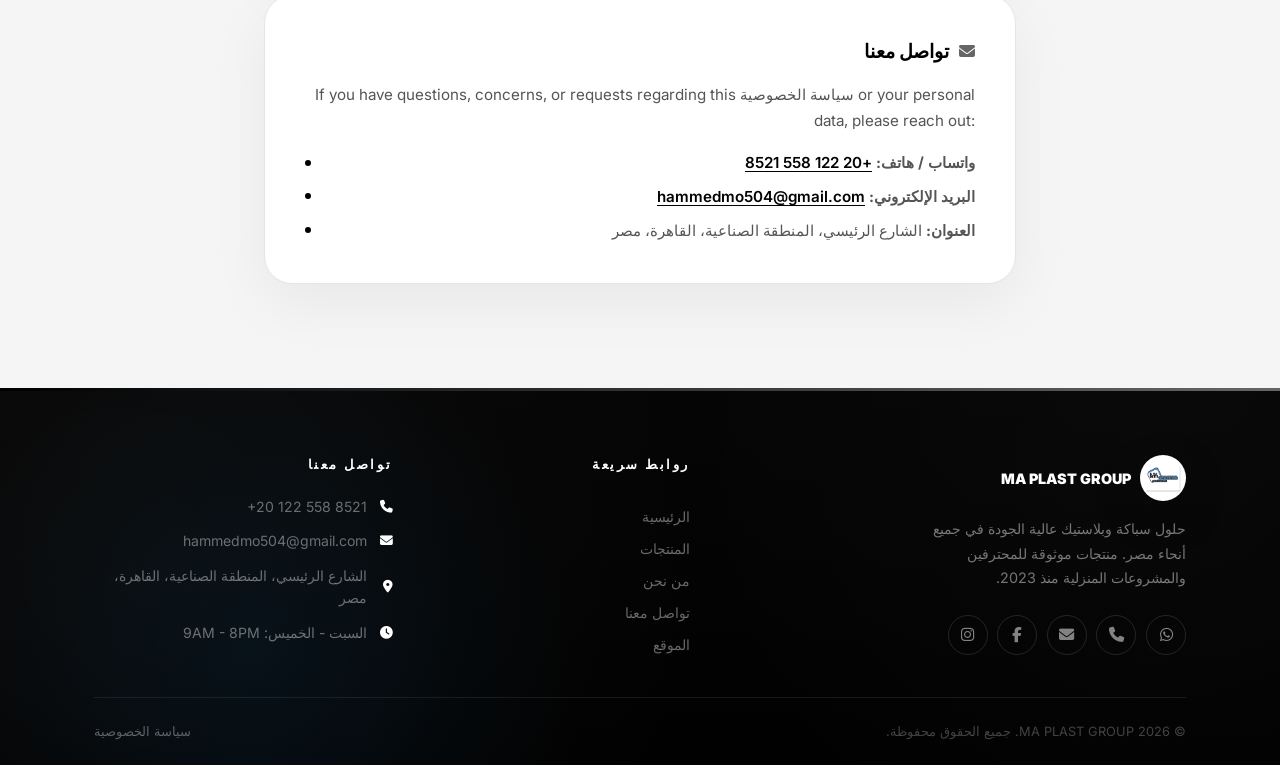
<file: privacy.html>
<!DOCTYPE html>
<html lang="ar" dir="rtl">
<head>
    <meta charset="UTF-8">
    <meta name="viewport" content="width=device-width, initial-scale=1.0">
    <title>سياسة الخصوصية — MA PLAST GROUP</title>
    <link rel="stylesheet" href="style.css">
    <link rel="manifest" href="manifest.json">
    <meta name="theme-color" content="#000000">
    <meta name="description" content="Premium plumbing and plastic supplies store. Order pipes, fittings, faucets, tools, and sanitary products via WhatsApp.">
    <link rel="apple-touch-icon" href="icon-192.png">
    <link rel="stylesheet" href="https://cdnjs.cloudflare.com/ajax/libs/font-awesome/6.4.0/css/all.min.css">
    <link href="https://fonts.googleapis.com/css2?family=Inter:wght@300;400;500;600;700;800;900&display=swap" rel="stylesheet">
    <style>
        /* Privacy-specific layout */
        .privacy-hero {
            position: relative;
            min-height: 40vh;
            display: flex;
            align-items: center;
            justify-content: center;
            text-align: center;
            background: #000;
            overflow: hidden;
        }
        .privacy-hero::before {
            content: '';
            position: absolute;
            inset: 0;
            background: radial-gradient(circle at 30% 50%, rgba(255,255,255,0.06) 0%, transparent 50%),
                        radial-gradient(circle at 70% 80%, rgba(255,255,255,0.04) 0%, transparent 40%);
        }
        .privacy-hero-content {
            position: relative;
            z-index: 2;
            padding: 8rem 1.5rem 3rem;
            max-width: 700px;
        }
        .privacy-hero h1 {
            font-size: 3rem;
            font-weight: 900;
            color: #fff;
            letter-spacing: -2px;
            margin-bottom: 0.75rem;
        }
        .privacy-hero p {
            color: rgba(255,255,255,0.5);
            font-size: 1rem;
        }

        .privacy-body {
            padding: 4rem 0;
            background: #f5f5f5;
        }
        .privacy-container {
            max-width: 800px;
            margin: 0 auto;
            padding: 0 1.5rem;
        }
        .privacy-card {
            background: #fff;
            border-radius: 24px;
            padding: 2.5rem;
            border: 1px solid #e5e5e5;
            margin-bottom: 1.5rem;
        }
        .privacy-card h2 {
            font-size: 1.2rem;
            font-weight: 800;
            color: #000;
            margin-bottom: 1rem;
            display: flex;
            align-items: center;
            gap: 0.6rem;
        }
        .privacy-card h2 i {
            font-size: 1rem;
            color: #666;
        }
        .privacy-card p {
            color: #555;
            font-size: 0.95rem;
            line-height: 1.7;
            margin-bottom: 1rem;
        }
        .privacy-card p:last-child {
            margin-bottom: 0;
        }
        .privacy-card ul {
            list-style: none;
            padding: 0;
            margin: 0;
        }
        .privacy-card ul li {
            position: relative;
            padding-left: 1.5rem;
            color: #555;
            font-size: 0.95rem;
            line-height: 1.7;
            margin-bottom: 0.5rem;
        }
        .privacy-card ul li::before {
            content: '';
            position: absolute;
            left: 0;
            top: 0.6rem;
            width: 6px;
            height: 6px;
            background: #000;
            border-radius: 50%;
        }
        .privacy-card ul li:last-child {
            margin-bottom: 0;
        }
        .privacy-card a {
            color: #000;
            font-weight: 600;
            text-decoration: underline;
            text-underline-offset: 3px;
        }
        .privacy-card a:hover {
            text-decoration: none;
        }
        .effective-date {
            display: inline-block;
            background: #f5f5f5;
            border: 1px solid #e5e5e5;
            padding: 0.5rem 1rem;
            border-radius: 40px;
            font-size: 0.8rem;
            font-weight: 600;
            color: #666;
            margin-bottom: 2rem;
        }

        @media (max-width: 768px) {
            .privacy-hero h1 { font-size: 2.2rem; }
            .privacy-card { padding: 1.5rem; }
        }
    </style>


    <!-- OneSignal Web Push SDK - custom pre-prompt mode -->
    <script src="https://cdn.onesignal.com/sdks/web/v16/OneSignalSDK.page.js" defer></script>
    <script>
      window.OneSignalDeferred = window.OneSignalDeferred || [];
      OneSignalDeferred.push(async function(OneSignal) {
        await OneSignal.init({
          appId: "a4aee757-dd1f-4247-8ac7-ad5eaee17ea5",
          serviceWorkerPath: "OneSignalSDKWorker.js",
          serviceWorkerUpdaterPath: "OneSignalSDKUpdaterWorker.js",
          serviceWorkerParam: { scope: "/" },
          notifyButton: { enable: false },
          autoResubscribe: true
        });
      });
    </script>

</head>
<body class="inner-page">
    <!-- Liquid Glass Navbar -->
    <nav class="navbar" id="navbar">
        <div class="nav-glass">
            <a href="index.html#home" class="logo brand-logo"><span class="logo-plate"><img src="ma-plast-logo.png" alt="MA PLAST GROUP"></span><span>MA PLAST GROUP</span></a>
            <ul class="nav-links" id="navLinks">
                <li><a href="index.html#home" class="">الرئيسية</a></li>
                <li><a href="index.html#products" class="">المنتجات</a></li>
                <li><a href="about.html" class="">من نحن</a></li>
                <li><a href="index.html#location" class="">الموقع</a></li>
                <li><a href="contact.html" class="">تواصل معنا</a></li>
            </ul>
            <div class="nav-actions">
                <a href="index.html#products" class="cart-toggle" title="السلة" aria-label="فتح السلة" onclick="handleCartButton(event)">
                    <i class="fas fa-shopping-cart"></i>
                    <span class="cart-count" id="cartCount">0</span>
                </a>
                <button class="mobile-menu-btn" onclick="toggleMobileMenu()" aria-label="Open menu">
                    <i class="fas fa-bars"></i>
                </button>
            </div>
        </div>
    </nav>


    <!-- Privacy Hero -->
    <section class="privacy-hero">
        <div class="privacy-hero-content">
            <span class="hero-tag">قانوني</span>
            <h1>سياسة الخصوصية</h1>
            <p>كيف نجمع معلوماتك ونستخدمها ونحميها</p>
        </div>
    </section>

    <!-- Privacy Content -->
    <section class="privacy-body">
        <div class="privacy-container">
            <div class="effective-date">
                <i class="fas fa-calendar-alt" style="margin-right:0.4rem;"></i> تاريخ السريان: May 29, 2026
            </div>

            <div class="privacy-card reveal">
                <h2><i class="fas fa-shield-alt"></i> مقدمة</h2>
                <p>MA PLAST GROUP ("we", "us", or "our") respects your privacy and is committed to protecting your personal data. This سياسة الخصوصية explains how we handle information when you visit our website, browse our products, or contact us through any channel.</p>
                <p>باستخدامك لهذا الموقع فإنك توافق على الممارسات الموضحة في هذه السياسة. وإذا لم توافق، يُرجى التوقف عن استخدام الموقع.</p>
            </div>

            <div class="privacy-card reveal">
                <h2><i class="fas fa-database"></i> المعلومات التي نجمعها</h2>
                <p>نجمع الحد الأدنى من المعلومات اللازمة لخدمتك:</p>
                <ul>
                    <li><strong>محتويات السلة:</strong> المنتجات والكميات التي تضيفها إلى سلة التسوق أثناء التصفح.</li>
                    <li><strong>بيانات التواصل:</strong> الاسم أو رقم الهاتف أو البريد الإلكتروني أو محتوى الرسالة عند التواصل معنا عبر واتساب أو الهاتف أو البريد الإلكتروني.</li>
                    <li><strong>بيانات تقنية:</strong> نوع المتصفح ومعلومات الجهاز وعنوان IP التي تُجمع تلقائيًا لأغراض الأمان والأداء.</li>
                </ul>
                <p>نحن <strong>لا</strong> نجمع معلومات الدفع أو بيانات البطاقات البنكية أو أي بيانات مصرفية عبر هذا الموقع. تتم جميع المدفوعات مباشرة بينك وبين فريقنا عبر الهاتف أو واتساب.</p>
            </div>

            <div class="privacy-card reveal">
                <h2><i class="fas fa-cookie-bite"></i> ملفات الارتباط والتخزين المحلي</h2>
                <p>Our website uses browser <strong>localStorage</strong> to temporarily remember your cart items while you browse. This data is stored entirely on your device and is not transmitted to our servers.</p>
                <p>نحن لا نستخدم ملفات تتبع من جهات خارجية أو بكسلات إعلانية. وإذا أضفنا أدوات تحليل لاحقًا فسيتم تحديث هذه السياسة وفقًا لذلك.</p>
            </div>

            <div class="privacy-card reveal">
                <h2><i class="fas fa-bullseye"></i> كيف نستخدم معلوماتك</h2>
                <ul>
                    <li>لمعالجة الطلبات والاستفسارات الخاصة بالمنتجات.</li>
                    <li>للتواصل معك بخصوص طلباتك أو التوصيل أو أسئلة الدعم.</li>
                    <li>لتحسين تجربة الموقع وعروض المنتجات.</li>
                    <li>للحفاظ على الأمان ومنع أي نشاط احتيالي.</li>
                </ul>
            </div>

            <div class="privacy-card reveal">
                <h2><i class="fas fa-share-alt"></i> خدمات الجهات الخارجية</h2>
                <p>نستخدم بعض الخدمات الموثوقة من جهات خارجية لتحسين الوظائف:</p>
                <ul>
                    <li><strong>WhatsApp:</strong> يُستخدم لتأكيد الطلبات والتواصل مع العملاء. الرسائل المرسلة عبر واتساب تخضع إلى <a href="https://www.whatsapp.com/legal/privacy-policy" target="_blank" rel="noopener">WhatsApp's سياسة الخصوصية</a>.</li>
                    <li><strong>Google Maps:</strong> خرائط مدمجة لمساعدتك في الوصول إلى موقعنا. وهي تخضع إلى <a href="https://policies.google.com/privacy" target="_blank" rel="noopener">Google's سياسة الخصوصية</a>.</li>
                    <li><strong>Font Awesome & Google Fonts:</strong> تُستخدم للأيقونات والخطوط، وقد تستقبل هذه الخدمات عنوان IP الخاص بك عند تحميل الملفات.</li>
                </ul>
            </div>

            <div class="privacy-card reveal">
                <h2><i class="fas fa-lock"></i> أمان البيانات</h2>
                <p>نتخذ إجراءات تقنية وتنظيمية مناسبة لحماية معلوماتك، ولكن لا توجد وسيلة نقل عبر الإنترنت آمنة بالكامل. لذلك نوصي بتجنب إرسال البيانات الشخصية الحساسة عبر قنوات غير مؤمنة.</p>
                <p>بيانات السلة المخزنة في <code>localStorage</code> خاصة بجهازك ويتم حذفها إذا قمت بمسح بيانات المتصفح.</p>
            </div>

            <div class="privacy-card reveal">
                <h2><i class="fas fa-user-shield"></i> حقوقك</h2>
                <p>يحق لك ما يلي:</p>
                <ul>
                    <li>طلب الوصول إلى البيانات الشخصية التي نحتفظ بها عنك.</li>
                    <li>طلب تصحيح أو حذف بياناتك الشخصية.</li>
                    <li>الاعتراض على بعض أنشطة المعالجة أو تقييدها.</li>
                    <li>مسح ذاكرة المتصفح / التخزين المحلي لإزالة بيانات السلة في أي وقت.</li>
                </ul>
                <p>لممارسة أي من هذه الحقوق، يُرجى التواصل معنا باستخدام البيانات التالية.</p>
            </div>

            <div class="privacy-card reveal">
                <h2><i class="fas fa-child"></i> خصوصية الأطفال</h2>
                <p>هذا الموقع غير مخصص لمن هم دون 18 عامًا، ونحن لا نجمع عن قصد بيانات شخصية من الأطفال. وإذا كنت تعتقد أن طفلًا قد زودنا بمعلومات شخصية، يُرجى التواصل معنا فورًا وسنقوم بحذفها.</p>
            </div>

            <div class="privacy-card reveal">
                <h2><i class="fas fa-sync-alt"></i> تحديثات السياسة</h2>
                <p>We may update this سياسة الخصوصية from time to time to reflect changes in our practices or legal requirements. The "Effective Date" at the top of this page indicates when the current version took effect. We encourage you to review this page periodically.</p>
            </div>

            <div class="privacy-card reveal">
                <h2><i class="fas fa-envelope"></i> تواصل معنا</h2>
                <p>If you have questions, concerns, or requests regarding this سياسة الخصوصية or your personal data, please reach out:</p>
                <ul>
                    <li><strong>واتساب / هاتف:</strong> <a href="tel:+201225588521">+20 122 558 8521</a></li>
                    <li><strong>البريد الإلكتروني:</strong> <a href="mailto:hammedmo504@gmail.com">hammedmo504@gmail.com</a></li>
                    <li><strong>العنوان:</strong> الشارع الرئيسي، المنطقة الصناعية، القاهرة، مصر</li>
                </ul>
            </div>
        </div>
    </section>

    <!-- Enhanced Footer -->
    <footer class="footer">
        <div class="footer-animated-line"></div>
        <div class="container">
            <div class="footer-grid">
                <div class="footer-brand">
                    <a href="index.html" class="logo brand-logo"><span class="logo-plate"><img src="ma-plast-logo.png" alt="MA PLAST GROUP"></span><span>MA PLAST GROUP</span></a>
                    <p>حلول سباكة وبلاستيك عالية الجودة في جميع أنحاء مصر. منتجات موثوقة للمحترفين والمشروعات المنزلية منذ 2023.</p>
                    <div class="footer-social">
                        <a href="https://wa.me/201225588521" target="_blank" aria-label="WhatsApp"><i class="fab fa-whatsapp"></i></a>
                        <a href="tel:+201225588521" aria-label="Phone"><i class="fas fa-phone"></i></a>
                        <a href="mailto:hammedmo504@gmail.com" aria-label="Email"><i class="fas fa-envelope"></i></a>
                        <a href="https://www.facebook.com/maplastgroup" target="_blank" aria-label="Facebook"><i class="fab fa-facebook-f"></i></a>
                        <a href="https://www.instagram.com/maplastgroup" target="_blank" aria-label="Instagram"><i class="fab fa-instagram"></i></a>
                    </div>
                </div>
                <div class="footer-links">
                    <h4>روابط سريعة</h4>
                    <a href="index.html#home">الرئيسية</a>
                    <a href="index.html#products">المنتجات</a>
                    <a href="about.html">من نحن</a>
                    <a href="contact.html">تواصل معنا</a>
                    <a href="index.html#location">الموقع</a>
                </div>
                <div class="footer-contact">
                    <h4>تواصل معنا</h4>
                    <p><i class="fas fa-phone"></i> +20 122 558 8521</p>
                    <p><i class="fas fa-envelope"></i> hammedmo504@gmail.com</p>
                    <p><i class="fas fa-map-marker-alt"></i> الشارع الرئيسي، المنطقة الصناعية، القاهرة، مصر</p>
                    <p><i class="fas fa-clock"></i> السبت - الخميس: 9AM - 8PM</p>
                </div>
            </div>
            <div class="footer-bottom">
                <div class="footer-bottom-links">
                    <p>&copy; 2026 MA PLAST GROUP. جميع الحقوق محفوظة.</p>
                    <a href="privacy.html">سياسة الخصوصية</a>
                </div>
            </div>
        </div>
    </footer>

    <div class="mobile-overlay" id="mobileOverlay" onclick="toggleMobileMenu()"></div>
    <div class="toast" id="toast"><i class="fas fa-check-circle"></i><span id="toastMessage">Added!</span></div>

    <script>
        const navLinks = document.getElementById('navLinks');
        const mobileOverlay = document.getElementById('mobileOverlay');
        const mobileMenuIcon = document.querySelector('.mobile-menu-btn i');


        let navLinksPlaceholder = null;
        function syncMobileMenuMount() {
            if (!navLinks) return;
            if (!navLinksPlaceholder) {
                navLinksPlaceholder = document.createComment('nav-links-original-position');
                if (navLinks.parentNode) navLinks.parentNode.insertBefore(navLinksPlaceholder, navLinks);
            }
            if (window.innerWidth <= 768) {
                if (navLinks.parentNode !== document.body) document.body.appendChild(navLinks);
            } else if (navLinks.parentNode === document.body && navLinksPlaceholder.parentNode) {
                navLinksPlaceholder.parentNode.insertBefore(navLinks, navLinksPlaceholder.nextSibling);
                navLinks.classList.remove('active');
                if (mobileOverlay) mobileOverlay.classList.remove('active');
                setMobileMenuIcon(false);
                document.body.style.overflow = '';
            }
        }
        document.addEventListener('DOMContentLoaded', syncMobileMenuMount);
        window.addEventListener('resize', syncMobileMenuMount);

        function setMobileMenuIcon(isOpen) {
            if (!mobileMenuIcon) return;
            mobileMenuIcon.classList.toggle('fa-bars', !isOpen);
            mobileMenuIcon.classList.toggle('fa-times', isOpen);
        }

        function toggleMobileMenu() {
            navLinks.classList.toggle('active');
            mobileOverlay.classList.toggle('active');
            setMobileMenuIcon(navLinks.classList.contains('active'));
            document.body.style.overflow = navLinks.classList.contains('active') ? 'hidden' : '';
        }

        document.addEventListener('keydown', e => {
            if (e.key === 'Escape' && navLinks.classList.contains('active')) {
                navLinks.classList.remove('active');
                mobileOverlay.classList.remove('active');
                setMobileMenuIcon(false);
                document.body.style.overflow = '';
            }
        });

        window.addEventListener('resize', () => {
            if (window.innerWidth > 768) {
                navLinks.classList.remove('active');
                mobileOverlay.classList.remove('active');
                setMobileMenuIcon(false);
                document.body.style.overflow = '';
            }
        });

        // Scroll reveal
        function initScrollReveal() {
            const revealElements = document.querySelectorAll('.reveal, .reveal-left, .reveal-right, .reveal-scale');
            if (revealElements.length === 0) return;
            const observer = new IntersectionObserver((entries) => {
                entries.forEach(entry => {
                    if (entry.isIntersecting) {
                        entry.target.classList.add('visible');
                        observer.unobserve(entry.target);
                    }
                });
            }, { threshold: 0.1, rootMargin: '0px 0px -50px 0px' });
            revealElements.forEach(el => observer.observe(el));
        }
        document.addEventListener('DOMContentLoaded', initScrollReveal);
    </script>
</body>
</html>
</file>
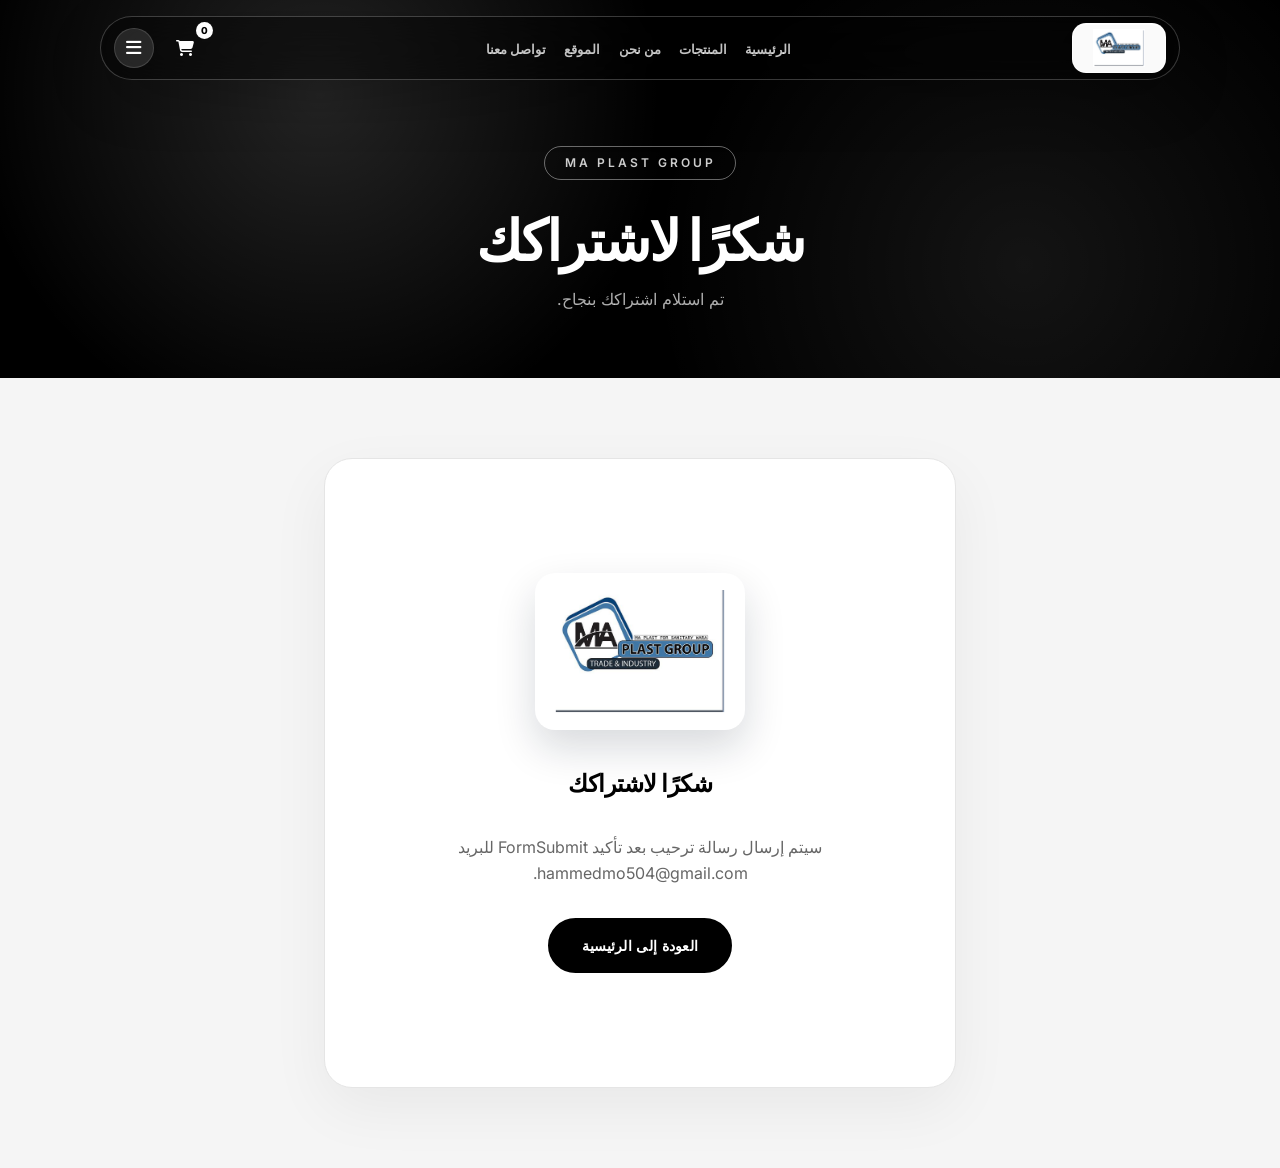
<file: thank-you.html>
<!DOCTYPE html>
<html lang="ar" dir="rtl">
<head><meta charset="UTF-8"><meta name="viewport" content="width=device-width, initial-scale=1.0"><title>تم الاشتراك | MA PLAST GROUP</title><link rel="stylesheet" href="style.css"><link rel="manifest" href="manifest.json"><meta name="robots" content="noindex,nofollow"><meta name="theme-color" content="#000000"><link rel="stylesheet" href="https://cdnjs.cloudflare.com/ajax/libs/font-awesome/6.4.0/css/all.min.css"></head>
<body class="inner-page">
    <!-- Liquid Glass Navbar -->
    <nav class="navbar" id="navbar">
        <div class="nav-glass">
            <a href="index.html#home" class="logo brand-logo"><span class="logo-plate"><img src="ma-plast-logo.png" alt="MA PLAST GROUP"></span><span>MA PLAST GROUP</span></a>
            <ul class="nav-links" id="navLinks">
                <li><a href="index.html#home" class="">الرئيسية</a></li>
                <li><a href="index.html#products" class="">المنتجات</a></li>
                <li><a href="about.html" class="">من نحن</a></li>
                <li><a href="index.html#location" class="">الموقع</a></li>
                <li><a href="contact.html" class="">تواصل معنا</a></li>
            </ul>
            <div class="nav-actions">
                <a href="index.html#products" class="cart-toggle" title="السلة" aria-label="فتح السلة" onclick="handleCartButton(event)">
                    <i class="fas fa-shopping-cart"></i>
                    <span class="cart-count" id="cartCount">0</span>
                </a>
                <button class="mobile-menu-btn" onclick="toggleMobileMenu()" aria-label="Open menu">
                    <i class="fas fa-bars"></i>
                </button>
            </div>
        </div>
    </nav>

  <section class="page-hero compact-page-hero"><div class="page-hero-content"><span class="hero-tag">MA PLAST GROUP</span><h1>شكرًا لاشتراكك</h1><p>تم استلام اشتراكك بنجاح.</p></div></section>
  <section class="page-section"><div class="container single-page-card"><div class="page-card thank-you-box"><img src="ma-plast-logo.png" alt="MA PLAST GROUP" class="thank-you-logo"><h2>شكرًا لاشتراكك</h2><p>سيتم إرسال رسالة ترحيب بعد تأكيد FormSubmit للبريد hammedmo504@gmail.com.</p><a href="index.html" class="btn btn-primary">العودة إلى الرئيسية</a></div></div></section>
  <div class="mobile-overlay" id="mobileOverlay" onclick="toggleMobileMenu()"></div><script src="script.js"></script>
</body></html>
</file>
<file: style.css>
/* ===== Font ===== */
@import url('https://fonts.googleapis.com/css2?family=Inter:wght@300;400;500;600;700;800;900&display=swap');

/* ===== Reset ===== */
* { margin: 0; padding: 0; box-sizing: border-box; }
html { scroll-behavior: smooth; }

body {
    font-family: 'Inter', sans-serif;
    background: #f5f5f5;
    color: #111;
    line-height: 1.6;
    overflow-x: hidden;
}

a { text-decoration: none; color: inherit; }
img { max-width: 100%; display: block; }

.container {
    max-width: 1140px;
    margin: 0 auto;
    padding: 0 1.5rem;
}

/* ===== Buttons - 40px radius ===== */
.btn {
    display: inline-flex;
    align-items: center;
    justify-content: center;
    gap: 0.5rem;
    padding: 0.875rem 2rem;
    border-radius: 40px;
    font-weight: 600;
    font-size: 0.9rem;
    cursor: pointer;
    transition: all 0.3s cubic-bezier(0.4, 0, 0.2, 1);
    border: 2px solid transparent;
    font-family: 'Inter', sans-serif;
    letter-spacing: 0.3px;
}

.btn-primary {
    background: #000;
    color: #fff;
    border-color: #000;
}
.btn-primary:hover {
    background: transparent;
    color: #000;
    transform: translateY(-3px);
    box-shadow: 0 10px 30px rgba(0,0,0,0.15);
}

.btn-outline {
    background: transparent;
    color: #fff;
    border-color: rgba(255,255,255,0.5);
}
.btn-outline:hover {
    background: #fff;
    color: #000;
    border-color: #fff;
    transform: translateY(-3px);
    box-shadow: 0 10px 30px rgba(0,0,0,0.15);
}

.btn-whatsapp {
    background: #000;
    color: #fff;
    border-color: #000;
}
.btn-whatsapp:hover {
    background: transparent;
    color: #000;
    transform: translateY(-3px);
    box-shadow: 0 10px 30px rgba(0,0,0,0.15);
}

.btn-sm { padding: 0.6rem 1.5rem; font-size: 0.85rem; }

/* ===== Section Header ===== */
.section-header {
    text-align: center;
    margin-bottom: 3rem;
}

.label {
    display: inline-block;
    color: #666;
    font-size: 0.75rem;
    font-weight: 700;
    text-transform: uppercase;
    letter-spacing: 3px;
    margin-bottom: 0.75rem;
}

.section-header h2 {
    font-size: 2.2rem;
    font-weight: 800;
    color: #000;
    letter-spacing: -1px;
}

/* ===== Liquid Glass Navbar ===== */
.navbar {
    position: fixed;
    top: 1rem;
    left: 50%;
    transform: translateX(-50%);
    z-index: 1000;
    width: auto;
    min-width: 320px;
}

.nav-glass {
    display: flex;
    align-items: center;
    justify-content: space-between;
    gap: 2rem;
    padding: 0.75rem 1.5rem;
    background: rgba(255, 255, 255, 0.08);
    backdrop-filter: blur(20px) saturate(180%);
    -webkit-backdrop-filter: blur(20px) saturate(180%);
    border: 1px solid rgba(255, 255, 255, 0.15);
    border-radius: 50px;
    box-shadow: 0 4px 30px rgba(0, 0, 0, 0.1);
    transition: all 0.3s ease;
}

.navbar.scrolled .nav-glass {
    background: rgba(255, 255, 255, 0.85);
    backdrop-filter: blur(20px) saturate(180%);
    border-color: rgba(0, 0, 0, 0.08);
    box-shadow: 0 4px 30px rgba(0, 0, 0, 0.08);
}

.navbar.scrolled .logo,
.navbar.scrolled .nav-links a,
.navbar.scrolled .cart-toggle,
.navbar.scrolled .mobile-menu-btn {
    color: #000;
}

.navbar.scrolled .cart-count {
    background: #000;
    color: #fff;
}

.logo {
    display: flex;
    align-items: center;
    gap: 0.6rem;
    font-size: 0.95rem;
    font-weight: 800;
    color: #fff;
    white-space: nowrap;
    transition: color 0.3s;
}

.logo i {
    font-size: 1.1rem;
    transition: color 0.3s;
}

.nav-links {
    display: flex;
    gap: 1.5rem;
    list-style: none;
}

.nav-links a {
    color: rgba(255,255,255,0.7);
    font-size: 0.82rem;
    font-weight: 500;
    transition: all 0.2s;
    position: relative;
    white-space: nowrap;
}

.nav-links a:hover,
.nav-links a.active {
    color: #fff;
}

.navbar.scrolled .nav-links a {
    color: rgba(0,0,0,0.6);
}

.navbar.scrolled .nav-links a:hover,
.navbar.scrolled .nav-links a.active {
    color: #000;
}

.nav-actions {
    display: flex;
    align-items: center;
    gap: 1rem;
}

.cart-toggle {
    position: relative;
    cursor: pointer;
    color: #fff;
    font-size: 1rem;
    transition: all 0.2s;
}

.cart-toggle:hover {
    transform: scale(1.1);
}

.cart-count {
    position: absolute;
    top: -6px; right: -8px;
    background: #fff;
    color: #000;
    font-size: 0.6rem;
    font-weight: 800;
    width: 17px; height: 17px;
    border-radius: 50%;
    display: flex;
    align-items: center;
    justify-content: center;
}

.navbar.scrolled .cart-count {
    background: #000;
    color: #fff;
}

.mobile-menu-btn {
    display: none;
    background: none;
    border: none;
    color: #fff;
    font-size: 1.1rem;
    cursor: pointer;
    transition: color 0.3s;
}

/* ===== Hero - Normal Colors ===== */
.hero {
    position: relative;
    min-height: 100vh;
    display: flex;
    align-items: center;
    justify-content: center;
    text-align: center;
    overflow: hidden;
}

.hero-bg {
    position: absolute;
    top: 0; left: 0;
    width: 100%; height: 100%;
    z-index: 0;
}

.hero-bg img {
    width: 100%; height: 100%;
    object-fit: cover;
    animation: slowZoom 25s ease-in-out infinite alternate;
}

@keyframes slowZoom {
    0% { transform: scale(1); }
    100% { transform: scale(1.1); }
}

.hero-overlay {
    position: absolute;
    top: 0; left: 0;
    width: 100%; height: 100%;
    background: linear-gradient(to bottom, rgba(0,0,0,0.3) 0%, rgba(0,0,0,0.15) 50%, rgba(0,0,0,0.4) 100%);
    z-index: 1;
}

.hero-content {
    position: relative;
    z-index: 2;
    max-width: 700px;
    padding: 0 1.5rem;
    animation: fadeUp 1.2s ease;
}

@keyframes fadeUp {
    from { opacity: 0; transform: translateY(40px); }
    to { opacity: 1; transform: translateY(0); }
}

.hero-tag {
    display: inline-block;
    border: 1px solid rgba(255,255,255,0.4);
    color: rgba(255,255,255,0.8);
    padding: 0.4rem 1.2rem;
    border-radius: 40px;
    font-size: 0.75rem;
    font-weight: 600;
    letter-spacing: 3px;
    text-transform: uppercase;
    margin-bottom: 2rem;
    animation: fadeUp 1.2s ease 0.2s both;
}

.hero h1 {
    font-size: 4.5rem;
    font-weight: 900;
    line-height: 1.05;
    margin-bottom: 1.5rem;
    letter-spacing: -3px;
    color: #fff;
    animation: fadeUp 1.2s ease 0.4s both;
    text-shadow: 0 2px 20px rgba(0,0,0,0.3);
}

.hero p {
    font-size: 1.2rem;
    color: rgba(255,255,255,0.85);
    margin-bottom: 2.5rem;
    font-weight: 400;
    animation: fadeUp 1.2s ease 0.6s both;
    text-shadow: 0 1px 10px rgba(0,0,0,0.2);
}

.hero-buttons {
    display: flex;
    gap: 1rem;
    justify-content: center;
    flex-wrap: wrap;
    animation: fadeUp 1.2s ease 0.8s both;
}

/* Scroll hint */
.scroll-hint {
    position: absolute;
    bottom: 2rem;
    left: 50%;
    transform: translateX(-50%);
    z-index: 2;
    animation: fadeUp 1.2s ease 1s both;
}

.mouse {
    width: 24px;
    height: 40px;
    border: 2px solid rgba(255,255,255,0.5);
    border-radius: 12px;
    position: relative;
}

.wheel {
    width: 4px;
    height: 8px;
    background: rgba(255,255,255,0.7);
    border-radius: 2px;
    position: absolute;
    top: 8px;
    left: 50%;
    transform: translateX(-50%);
    animation: scrollWheel 2s ease infinite;
}

@keyframes scrollWheel {
    0% { top: 8px; opacity: 1; }
    100% { top: 20px; opacity: 0; }
}

/* ===== Products ===== */
.products {
    padding: 5rem 0;
    background: #f5f5f5;
}

.products-grid {
    display: grid;
    grid-template-columns: repeat(4, 1fr);
    gap: 1.5rem;
}

.product-card {
    background: #fff;
    border-radius: 20px;
    overflow: hidden;
    border: 1px solid #e5e5e5;
    transition: all 0.4s cubic-bezier(0.4, 0, 0.2, 1);
}

.product-card:hover {
    transform: translateY(-8px);
    box-shadow: 0 20px 50px rgba(0,0,0,0.1);
    border-color: #000;
}

.product-card:hover .product-image img {
    transform: scale(1.08);
}

.product-image {
    height: 180px;
    overflow: hidden;
    background: #eee;
}

.product-image img {
    width: 100%; height: 100%;
    object-fit: cover;
    transition: transform 0.6s ease;
}

.product-info {
    padding: 1.25rem;
}

.product-name {
    font-size: 0.9rem;
    font-weight: 700;
    color: #000;
    margin-bottom: 0.3rem;
}

.product-price {
    font-size: 1.1rem;
    font-weight: 800;
    color: #000;
    margin-bottom: 1rem;
}

.add-to-cart {
    width: 100%;
    background: #000;
    color: #fff;
    border: 2px solid #000;
    padding: 0.7rem;
    border-radius: 40px;
    font-size: 0.85rem;
    font-weight: 600;
    cursor: pointer;
    transition: all 0.3s ease;
    display: flex;
    align-items: center;
    justify-content: center;
    gap: 0.4rem;
    font-family: 'Inter', sans-serif;
}

.add-to-cart:hover {
    background: transparent;
    color: #000;
    transform: scale(1.02);
}


/* ===== Products Toolbar & Pagination ===== */
.products-toolbar {
    display: flex;
    align-items: center;
    justify-content: space-between;
    gap: 1rem;
    margin: -1rem 0 1.5rem;
    padding: 0 0.25rem;
}

.products-count,
.products-per-page {
    font-size: 0.85rem;
    color: #666;
    font-weight: 600;
}

.products-per-page {
    display: inline-flex;
    align-items: center;
    gap: 0.45rem;
    background: rgba(255,255,255,0.7);
    border: 1px solid #e5e5e5;
    border-radius: 40px;
    padding: 0.55rem 0.9rem;
    backdrop-filter: blur(14px);
    -webkit-backdrop-filter: blur(14px);
}

.pagination {
    display: flex;
    align-items: center;
    justify-content: center;
    gap: 0.45rem;
    margin-top: 2rem;
    flex-wrap: wrap;
}

.page-btn {
    min-width: 42px;
    height: 42px;
    padding: 0 0.85rem;
    border-radius: 40px;
    border: 1px solid #e5e5e5;
    background: rgba(255,255,255,0.78);
    color: #000;
    font-family: 'Inter', sans-serif;
    font-weight: 800;
    cursor: pointer;
    transition: all 0.25s ease;
    backdrop-filter: blur(14px);
    -webkit-backdrop-filter: blur(14px);
}

.page-btn:hover:not(:disabled),
.page-btn.active {
    background: #000;
    color: #fff;
    border-color: #000;
    transform: translateY(-2px);
    box-shadow: 0 8px 24px rgba(0,0,0,0.12);
}

.page-btn:disabled {
    opacity: 0.35;
    cursor: not-allowed;
}

.page-dots {
    color: #888;
    font-weight: 800;
    padding: 0 0.2rem;
}

/* ===== About ===== */
.about {
    padding: 5rem 0;
    background: #fff;
}

.about-grid {
    display: grid;
    grid-template-columns: 1fr 1fr;
    gap: 4rem;
    align-items: center;
}

.about-text h2 {
    font-size: 2.2rem;
    font-weight: 800;
    color: #000;
    margin: 0.5rem 0 1rem;
    letter-spacing: -1px;
}

.about-text > p {
    color: #666;
    margin-bottom: 1.5rem;
    line-height: 1.7;
}

.about-features {
    display: grid;
    grid-template-columns: 1fr 1fr;
    gap: 0.75rem;
}

.about-features div {
    display: flex;
    align-items: center;
    gap: 0.5rem;
    font-size: 0.9rem;
    font-weight: 600;
    color: #000;
}

.about-features i {
    color: #000;
    font-size: 0.9rem;
}

.about-img {
    border-radius: 24px;
    overflow: hidden;
    box-shadow: 0 30px 60px rgba(0,0,0,0.12);
}

.about-img img {
    width: 100%;
    transition: transform 0.5s ease;
}

.about-img:hover img {
    transform: scale(1.03);
}

/* ===== Steps ===== */
.steps-section {
    padding: 5rem 0;
    background: #f5f5f5;
}

.steps {
    display: flex;
    align-items: center;
    justify-content: center;
    gap: 0;
    max-width: 700px;
    margin: 0 auto;
}

.step {
    text-align: center;
    flex: 1;
    position: relative;
}

.step-icon {
    position: absolute;
    top: -8px;
    left: 50%;
    transform: translateX(-50%);
    width: 24px; height: 24px;
    background: #000;
    color: #fff;
    border-radius: 50%;
    display: flex;
    align-items: center;
    justify-content: center;
    font-size: 0.7rem;
    font-weight: 700;
}

.step > i {
    font-size: 1.6rem;
    color: #000;
    margin: 0.5rem 0 0.75rem;
    display: block;
}

.step h3 {
    font-size: 1rem;
    font-weight: 700;
    color: #000;
    margin-bottom: 0.2rem;
}

.step p {
    font-size: 0.8rem;
    color: #888;
}

.step-line {
    width: 50px;
    height: 1px;
    background: #ccc;
    flex-shrink: 0;
}

/* ===== Location ===== */
.location {
    padding: 5rem 0;
    background: #fff;
}

.location-box {
    display: grid;
    grid-template-columns: 1fr 1.5fr;
    gap: 0;
    border-radius: 24px;
    overflow: hidden;
    box-shadow: 0 20px 60px rgba(0,0,0,0.08);
}

.loc-info {
    background: #000;
    color: #fff;
    padding: 2.5rem;
    display: flex;
    flex-direction: column;
    justify-content: center;
}

.loc-info h3 {
    font-size: 1.2rem;
    font-weight: 700;
    margin-bottom: 1rem;
    display: flex;
    align-items: center;
    gap: 0.5rem;
}

.loc-info h3 i {
    color: #fff;
}

.loc-info p {
    color: rgba(255,255,255,0.6);
    margin-bottom: 0.5rem;
    font-size: 0.9rem;
}

.loc-info .btn {
    margin-top: 1.5rem;
    align-self: flex-start;
    background: #fff;
    color: #000;
    border-color: #fff;
}

.loc-info .btn:hover {
    background: transparent;
    color: #fff;
}

.loc-map {
    min-height: 350px;
}

.loc-map iframe {
    width: 100%; height: 100%;
    min-height: 350px;
    border: none;
    display: block;
}

/* ===== Enhanced Contact ===== */
.contact {
    padding: 5rem 0;
    background: #f5f5f5;
}

.contact-grid {
    display: grid;
    grid-template-columns: 1.2fr 1fr;
    gap: 2rem;
    align-items: stretch;
}

/* Contact Info Card */
.contact-info-card {
    background: #fff;
    border-radius: 24px;
    padding: 2.5rem;
    border: 1px solid #e5e5e5;
}

.contact-info-card h3 {
    font-size: 1.4rem;
    font-weight: 800;
    color: #000;
    margin-bottom: 0.5rem;
}

.contact-info-card > p {
    color: #666;
    font-size: 0.95rem;
    margin-bottom: 2rem;
}

.contact-details {
    display: flex;
    flex-direction: column;
    gap: 0.75rem;
}

.contact-detail {
    display: flex;
    align-items: center;
    gap: 1rem;
    padding: 1rem 1.25rem;
    background: #f5f5f5;
    border-radius: 16px;
    border: 1px solid transparent;
    transition: all 0.25s ease;
}

.contact-detail:hover {
    border-color: #000;
    background: #fff;
    transform: translateX(4px);
    box-shadow: 0 4px 15px rgba(0,0,0,0.05);
}

.cd-icon {
    width: 44px; height: 44px;
    background: #000;
    border-radius: 12px;
    display: flex;
    align-items: center;
    justify-content: center;
    color: #fff;
    font-size: 1rem;
    flex-shrink: 0;
}

.cd-text {
    display: flex;
    flex-direction: column;
}

.cd-label {
    font-size: 0.75rem;
    color: #888;
    font-weight: 500;
    text-transform: uppercase;
    letter-spacing: 1px;
}

.cd-value {
    font-size: 0.95rem;
    color: #000;
    font-weight: 600;
}

/* Action Cards */
.contact-action-cards {
    display: flex;
    flex-direction: column;
    gap: 1rem;
}

.action-card {
    background: #fff;
    border-radius: 24px;
    padding: 2rem;
    border: 1px solid #e5e5e5;
    text-align: center;
    transition: all 0.3s ease;
    flex: 1;
    display: flex;
    flex-direction: column;
    align-items: center;
    justify-content: center;
}

.action-card:hover {
    border-color: #000;
    transform: translateY(-4px);
    box-shadow: 0 12px 30px rgba(0,0,0,0.08);
}

.ac-icon {
    width: 56px; height: 56px;
    background: #000;
    border-radius: 16px;
    display: flex;
    align-items: center;
    justify-content: center;
    color: #fff;
    font-size: 1.5rem;
    margin-bottom: 1rem;
}

.whatsapp-card .ac-icon {
    background: #25d366;
}

.call-card .ac-icon {
    background: #000;
}

.action-card h4 {
    font-size: 1.1rem;
    font-weight: 700;
    color: #000;
    margin-bottom: 0.4rem;
}

.action-card p {
    color: #888;
    font-size: 0.85rem;
    margin-bottom: 1.25rem;
}

.action-card .btn {
    width: 100%;
}


/* ===== Standalone Pages ===== */
.page-hero {
    min-height: 48vh;
    display: flex;
    align-items: center;
    justify-content: center;
    text-align: center;
    color: #fff;
    background: #000;
    position: relative;
    overflow: hidden;
}

.page-hero::before {
    content: '';
    position: absolute;
    inset: 0;
    background: radial-gradient(circle at 25% 25%, rgba(255,255,255,0.14), transparent 35%),
                radial-gradient(circle at 80% 70%, rgba(255,255,255,0.08), transparent 35%);
}

.page-hero-content {
    position: relative;
    z-index: 1;
    max-width: 760px;
    padding: 8rem 1.5rem 3rem;
}

.page-hero h1 {
    font-size: 3.4rem;
    font-weight: 900;
    letter-spacing: -2px;
    margin-bottom: 1rem;
}

.page-hero p {
    color: rgba(255,255,255,0.68);
    font-size: 1.05rem;
}

.page-section {
    padding: 5rem 0;
}

.about-page-grid,
.contact-page-grid {
    display: grid;
    grid-template-columns: 1fr 1fr;
    gap: 2rem;
    align-items: stretch;
}

.page-card {
    background: #fff;
    border: 1px solid #e5e5e5;
    border-radius: 28px;
    padding: 2.5rem;
    box-shadow: 0 20px 60px rgba(0,0,0,0.05);
}

.page-card h2,
.page-card h3 {
    color: #000;
    margin-bottom: 1rem;
    letter-spacing: -0.5px;
}

.page-card p {
    color: #666;
    margin-bottom: 1rem;
}

.page-list {
    display: grid;
    gap: 0.8rem;
    margin-top: 1.2rem;
}

.page-list div,
.page-list a {
    display: flex;
    align-items: center;
    gap: 0.75rem;
    background: #f5f5f5;
    border: 1px solid #eee;
    border-radius: 16px;
    padding: 1rem;
    font-weight: 700;
    color: #000;
}

.page-list i {
    width: 38px;
    height: 38px;
    border-radius: 12px;
    background: #000;
    color: #fff;
    display: inline-flex;
    align-items: center;
    justify-content: center;
    flex-shrink: 0;
}

.page-image {
    min-height: 100%;
    border-radius: 28px;
    overflow: hidden;
    box-shadow: 0 20px 60px rgba(0,0,0,0.12);
}

.page-image img {
    width: 100%;
    height: 100%;
    object-fit: cover;
}

@media (max-width: 768px) {
    .page-hero h1 { font-size: 2.4rem; }
    .about-page-grid,
    .contact-page-grid { grid-template-columns: 1fr; }
    .page-card { padding: 1.5rem; }
}

/* ============================================================
   ENHANCED FOOTER WITH ANIMATED LINE
   ============================================================ */

/* ===== Animated Gradient Line ===== */
.footer-animated-line {
    position: relative;
    width: 100%;
    height: 3px;
    overflow: hidden;
    background: linear-gradient(90deg, #000, #333, #666, #999, #666, #333, #000);
    background-size: 300% 100%;
    animation: gradientFlow 4s ease infinite;
}

@keyframes gradientFlow {
    0% { background-position: 0% 50%; }
    50% { background-position: 100% 50%; }
    100% { background-position: 0% 50%; }
}

/* Secondary shimmer effect overlay */
.footer-animated-line::after {
    content: '';
    position: absolute;
    top: 0;
    left: -100%;
    width: 50%;
    height: 100%;
    background: linear-gradient(90deg, transparent, rgba(255,255,255,0.6), transparent);
    animation: shimmerSlide 3s ease-in-out infinite;
}

@keyframes shimmerSlide {
    0% { left: -50%; }
    100% { left: 150%; }
}

/* ===== Enhanced Footer ===== */
.footer {
    background: #000;
    color: #fff;
    padding: 0 0 0;
    position: relative;
    overflow: hidden;
}

/* Subtle background pattern */
.footer::before {
    content: '';
    position: absolute;
    inset: 3px 0 0;
    background:
        radial-gradient(circle at 10% 50%, rgba(255,255,255,0.03) 0%, transparent 50%),
        radial-gradient(circle at 90% 20%, rgba(255,255,255,0.02) 0%, transparent 40%);
    pointer-events: none;
}

.footer-grid {
    display: grid;
    grid-template-columns: 2fr 1fr 1.5fr;
    gap: 3rem;
    padding: 4rem 0 2.5rem;
    position: relative;
    z-index: 1;
}

/* Brand column */
.footer-brand .logo {
    color: #fff;
    margin-bottom: 1rem;
    font-size: 1.1rem;
}

.footer-brand p {
    color: rgba(255,255,255,0.45);
    font-size: 0.9rem;
    line-height: 1.7;
    margin-bottom: 1.5rem;
    max-width: 280px;
}

/* Social icons */
.footer-social {
    display: flex;
    gap: 0.6rem;
    margin-top: 1rem;
}

.footer-social a {
    width: 40px;
    height: 40px;
    border-radius: 50%;
    border: 1px solid rgba(255,255,255,0.12);
    display: flex;
    align-items: center;
    justify-content: center;
    color: rgba(255,255,255,0.5);
    font-size: 0.95rem;
    transition: all 0.3s ease;
    position: relative;
    overflow: hidden;
}

.footer-social a::before {
    content: '';
    position: absolute;
    inset: 0;
    background: #fff;
    border-radius: 50%;
    transform: scale(0);
    transition: transform 0.3s ease;
}

.footer-social a:hover::before {
    transform: scale(1);
}

.footer-social a:hover {
    color: #000;
    border-color: #fff;
    transform: translateY(-3px);
}

.footer-social a i {
    position: relative;
    z-index: 1;
}

/* Links column */
.footer-links h4 {
    font-size: 0.8rem;
    font-weight: 700;
    margin-bottom: 1.25rem;
    color: #fff;
    text-transform: uppercase;
    letter-spacing: 2.5px;
}

.footer-links {
    display: flex;
    flex-direction: column;
    gap: 0.6rem;
}

.footer-links a {
    color: rgba(255,255,255,0.4);
    font-size: 0.88rem;
    transition: all 0.25s ease;
    position: relative;
    padding-left: 0;
}

.footer-links a::before {
    content: '';
    position: absolute;
    left: -12px;
    top: 50%;
    transform: translateY(-50%);
    width: 0;
    height: 0;
    border-radius: 50%;
    background: #fff;
    transition: all 0.25s ease;
    opacity: 0;
}

.footer-links a:hover {
    color: #fff;
    padding-left: 14px;
}

.footer-links a:hover::before {
    left: 0;
    width: 5px;
    height: 5px;
    opacity: 1;
}

/* Contact column */
.footer-contact h4 {
    font-size: 0.8rem;
    font-weight: 700;
    margin-bottom: 1.25rem;
    color: #fff;
    text-transform: uppercase;
    letter-spacing: 2.5px;
}

.footer-contact p {
    color: rgba(255,255,255,0.4);
    font-size: 0.88rem;
    margin-bottom: 0.75rem;
    display: flex;
    align-items: center;
    gap: 0.6rem;
    transition: color 0.25s ease;
}

.footer-contact p:hover {
    color: rgba(255,255,255,0.7);
}

.footer-contact i {
    color: #fff;
    width: 16px;
    font-size: 0.8rem;
    flex-shrink: 0;
}

/* Newsletter signup in footer */
.footer-newsletter {
    margin-top: 1.25rem;
}

.footer-newsletter p {
    color: rgba(255,255,255,0.4);
    font-size: 0.8rem;
    margin-bottom: 0.6rem;
}

.footer-newsletter-form {
    display: flex;
    gap: 0.5rem;
}

.footer-newsletter-form input {
    flex: 1;
    padding: 0.6rem 1rem;
    border-radius: 40px;
    border: 1px solid rgba(255,255,255,0.15);
    background: rgba(255,255,255,0.06);
    color: #fff;
    font-family: 'Inter', sans-serif;
    font-size: 0.85rem;
    outline: none;
    transition: all 0.25s ease;
}

.footer-newsletter-form input::placeholder {
    color: rgba(255,255,255,0.3);
}

.footer-newsletter-form input:focus {
    border-color: rgba(255,255,255,0.35);
    background: rgba(255,255,255,0.1);
}

.footer-newsletter-form button {
    padding: 0.6rem 1.2rem;
    border-radius: 40px;
    border: none;
    background: #fff;
    color: #000;
    font-family: 'Inter', sans-serif;
    font-weight: 700;
    font-size: 0.8rem;
    cursor: pointer;
    transition: all 0.25s ease;
    white-space: nowrap;
}

.footer-newsletter-form button:hover {
    background: rgba(255,255,255,0.85);
    transform: scale(1.05);
}

/* Footer bottom */
.footer-bottom {
    position: relative;
    z-index: 1;
    padding: 1.5rem 0;
    border-top: 1px solid rgba(255,255,255,0.08);
}

.footer-bottom-links {
    display: flex;
    justify-content: space-between;
    align-items: center;
    flex-wrap: wrap;
    gap: 1rem;
}

.footer-bottom-links p {
    color: rgba(255,255,255,0.25);
    font-size: 0.8rem;
}

.footer-bottom-links a {
    color: rgba(255,255,255,0.35);
    font-size: 0.8rem;
    transition: color 0.2s;
}

.footer-bottom-links a:hover {
    color: #fff;
}

/* ============================================================
   NOTIFICATION SYSTEM (SHEIN-STYLE)
   ============================================================ */

/* ===== Notification Bell ===== */
.notification-toggle {
    position: relative;
    cursor: pointer;
    color: #fff;
    font-size: 1.05rem;
    transition: all 0.2s;
    background: none;
    border: none;
    padding: 0.25rem;
    display: flex;
    align-items: center;
    justify-content: center;
}

.notification-toggle:hover {
    transform: scale(1.1);
}

.notification-toggle.has-unread .notification-bell-icon {
    animation: bellSwing 2s ease-in-out infinite;
}

@keyframes bellSwing {
    0%, 100% { transform: rotate(0deg); }
    10% { transform: rotate(12deg); }
    20% { transform: rotate(-10deg); }
    30% { transform: rotate(6deg); }
    40% { transform: rotate(-4deg); }
    50% { transform: rotate(0deg); }
}

.notification-count {
    position: absolute;
    top: -4px;
    right: -6px;
    background: #ff3b30;
    color: #fff;
    font-size: 0.55rem;
    font-weight: 800;
    width: 16px;
    height: 16px;
    border-radius: 50%;
    display: flex;
    align-items: center;
    justify-content: center;
    border: 2px solid transparent;
    transition: all 0.3s ease;
}

.navbar.scrolled .notification-count {
    border-color: rgba(0,0,0,0.08);
}

/* ===== Notification Panel ===== */
.notification-panel {
    position: fixed;
    top: 5.5rem;
    right: -420px;
    width: 400px;
    max-width: calc(100vw - 2rem);
    max-height: calc(100dvh - 7rem);
    background: rgba(255, 255, 255, 0.92);
    backdrop-filter: blur(30px) saturate(180%);
    -webkit-backdrop-filter: blur(30px) saturate(180%);
    border: 1px solid rgba(0, 0, 0, 0.06);
    border-radius: 24px;
    box-shadow: 0 20px 60px rgba(0, 0, 0, 0.15);
    z-index: 999;
    transition: right 0.4s cubic-bezier(0.4, 0, 0.2, 1);
    overflow: hidden;
    display: flex;
    flex-direction: column;
}

.notification-panel.active {
    right: 1rem;
}

.notification-panel-header {
    display: flex;
    align-items: center;
    justify-content: space-between;
    padding: 1.25rem 1.5rem;
    border-bottom: 1px solid rgba(0, 0, 0, 0.06);
    flex-shrink: 0;
}

.notification-panel-header h3 {
    font-size: 1rem;
    font-weight: 700;
    color: #000;
    display: flex;
    align-items: center;
    gap: 0.5rem;
}

.notification-panel-header h3 i {
    font-size: 0.9rem;
}

.notification-panel-actions {
    display: flex;
    gap: 0.25rem;
}

.notification-panel-actions button {
    background: none;
    border: none;
    color: #888;
    font-size: 0.8rem;
    cursor: pointer;
    padding: 0.4rem 0.6rem;
    border-radius: 8px;
    transition: all 0.2s;
    font-family: 'Inter', sans-serif;
}

.notification-panel-actions button:hover {
    background: #f5f5f5;
    color: #000;
}

.notification-list {
    flex: 1;
    overflow-y: auto;
    padding: 0.5rem;
}

.notification-list::-webkit-scrollbar { width: 4px; }
.notification-list::-webkit-scrollbar-track { background: transparent; }
.notification-list::-webkit-scrollbar-thumb { background: #ddd; border-radius: 2px; }

/* Individual notification item */
.notification-item {
    display: flex;
    align-items: flex-start;
    gap: 0.875rem;
    padding: 1rem;
    border-radius: 16px;
    margin-bottom: 0.25rem;
    cursor: pointer;
    transition: all 0.2s ease;
    position: relative;
    border: 1px solid transparent;
}

.notification-item:hover {
    background: rgba(0, 0, 0, 0.03);
    border-color: rgba(0, 0, 0, 0.06);
}

.notification-item.unread {
    background: rgba(0, 122, 255, 0.04);
    border-color: rgba(0, 122, 255, 0.08);
}

.notification-item.unread:hover {
    background: rgba(0, 122, 255, 0.07);
}

.notification-item-dot {
    width: 8px;
    height: 8px;
    border-radius: 50%;
    background: #007aff;
    flex-shrink: 0;
    margin-top: 0.35rem;
}

.notification-item.read .notification-item-dot {
    background: #ddd;
}

.notification-item-icon {
    width: 40px;
    height: 40px;
    border-radius: 12px;
    display: flex;
    align-items: center;
    justify-content: center;
    flex-shrink: 0;
    font-size: 1rem;
}

.notification-item-icon.icon-promo {
    background: rgba(255, 59, 48, 0.1);
    color: #ff3b30;
}

.notification-item-icon.icon-order {
    background: rgba(52, 199, 89, 0.1);
    color: #34c759;
}

.notification-item-icon.icon-product {
    background: rgba(0, 122, 255, 0.1);
    color: #007aff;
}

.notification-item-icon.icon-cart {
    background: rgba(255, 149, 0, 0.1);
    color: #ff9500;
}

.notification-item-icon.icon-system {
    background: rgba(175, 82, 222, 0.1);
    color: #af52de;
}

.notification-item-content {
    flex: 1;
    min-width: 0;
}

.notification-item-title {
    font-size: 0.88rem;
    font-weight: 700;
    color: #000;
    margin-bottom: 0.2rem;
    line-height: 1.3;
}

.notification-item-body {
    font-size: 0.82rem;
    color: #666;
    line-height: 1.4;
    margin-bottom: 0.3rem;
    display: -webkit-box;
    -webkit-line-clamp: 2;
    -webkit-box-orient: vertical;
    overflow: hidden;
}

.notification-item-time {
    font-size: 0.72rem;
    color: #aaa;
    font-weight: 500;
}

.notification-item-delete {
    background: none;
    border: none;
    color: #ccc;
    cursor: pointer;
    padding: 0.2rem;
    font-size: 0.75rem;
    transition: color 0.2s;
    flex-shrink: 0;
    opacity: 0;
}

.notification-item:hover .notification-item-delete {
    opacity: 1;
}

.notification-item-delete:hover {
    color: #ff3b30;
}

/* Empty notification state */
.notification-empty {
    text-align: center;
    padding: 3rem 1.5rem;
}

.notification-empty i {
    font-size: 3rem;
    color: #ddd;
    margin-bottom: 1rem;
}

.notification-empty p {
    color: #999;
    font-size: 0.9rem;
    margin-bottom: 1rem;
}

.notification-empty button {
    padding: 0.6rem 1.2rem;
    border-radius: 40px;
    border: 1px solid #e5e5e5;
    background: #fff;
    color: #000;
    font-family: 'Inter', sans-serif;
    font-weight: 600;
    font-size: 0.85rem;
    cursor: pointer;
    transition: all 0.25s;
}

.notification-empty button:hover {
    border-color: #000;
    background: #000;
    color: #fff;
}

/* ===== Notification Permission Prompt ===== */
.notification-prompt {
    position: fixed;
    top: 6rem;
    left: 50%;
    transform: translateX(-50%) translateY(-20px);
    background: rgba(255, 255, 255, 0.95);
    backdrop-filter: blur(30px) saturate(180%);
    -webkit-backdrop-filter: blur(30px) saturate(180%);
    border: 1px solid rgba(0, 0, 0, 0.08);
    border-radius: 20px;
    padding: 1.25rem 1.5rem;
    box-shadow: 0 20px 60px rgba(0, 0, 0, 0.12);
    z-index: 2000;
    display: none;
    align-items: center;
    gap: 1rem;
    max-width: 480px;
    width: calc(100% - 2rem);
    opacity: 0;
    transition: all 0.4s cubic-bezier(0.4, 0, 0.2, 1);
}

.notification-prompt.show {
    display: flex;
    opacity: 1;
    transform: translateX(-50%) translateY(0);
}

.notification-prompt-icon {
    width: 48px;
    height: 48px;
    border-radius: 14px;
    background: #000;
    color: #fff;
    display: flex;
    align-items: center;
    justify-content: center;
    font-size: 1.2rem;
    flex-shrink: 0;
}

.notification-prompt-content {
    flex: 1;
}

.notification-prompt-content h4 {
    font-size: 0.95rem;
    font-weight: 700;
    color: #000;
    margin-bottom: 0.2rem;
}

.notification-prompt-content p {
    font-size: 0.82rem;
    color: #666;
}

.notification-prompt-actions {
    display: flex;
    gap: 0.5rem;
    flex-shrink: 0;
}

.notification-prompt-actions button {
    padding: 0.5rem 1rem;
    border-radius: 40px;
    border: none;
    font-family: 'Inter', sans-serif;
    font-weight: 600;
    font-size: 0.82rem;
    cursor: pointer;
    transition: all 0.25s;
    white-space: nowrap;
}

.notification-prompt-actions .btn-allow {
    background: #000;
    color: #fff;
}

.notification-prompt-actions .btn-allow:hover {
    background: #333;
    transform: scale(1.05);
}

.notification-prompt-actions .btn-deny {
    background: transparent;
    color: #888;
    border: 1px solid #e5e5e5;
}

.notification-prompt-actions .btn-deny:hover {
    background: #f5f5f5;
    color: #000;
}

.notification-prompt-close {
    position: absolute;
    top: 0.5rem;
    right: 0.5rem;
    background: none;
    border: none;
    color: #ccc;
    cursor: pointer;
    font-size: 0.75rem;
    padding: 0.3rem;
    transition: color 0.2s;
}

.notification-prompt-close:hover {
    color: #000;
}

/* ===== Cart ===== */
.cart-sidebar {
    position: fixed;
    top: 0; right: -400px;
    width: 380px;
    height: 100vh;
    height: 100dvh;
    background: #fff;
    z-index: 999;
    transition: right 0.35s ease;
    box-shadow: -5px 0 30px rgba(0,0,0,0.1);
    display: flex;
    flex-direction: column;
}

.cart-sidebar.active { right: 0; }

.cart-header {
    padding: 1.25rem;
    border-bottom: 1px solid #e5e5e5;
    display: flex;
    justify-content: space-between;
    align-items: center;
}

.cart-header h3 {
    font-size: 1.1rem;
    font-weight: 700;
    color: #000;
    display: flex;
    align-items: center;
    gap: 0.5rem;
}

.close-cart {
    background: none;
    border: none;
    font-size: 1.2rem;
    color: #888;
    cursor: pointer;
    width: 36px; height: 36px;
    border-radius: 50%;
    display: flex;
    align-items: center;
    justify-content: center;
    transition: all 0.2s;
}

.close-cart:hover {
    background: #f5f5f5;
    color: #000;
}

.cart-items {
    flex: 1;
    overflow-y: auto;
    padding: 1rem;
}

.cart-empty {
    text-align: center;
    padding: 3rem 1rem;
}

.cart-empty i {
    font-size: 2.5rem;
    color: #ddd;
    margin-bottom: 1rem;
}

.cart-empty p {
    color: #888;
    margin-bottom: 1rem;
}

.cart-item {
    display: flex;
    gap: 0.75rem;
    padding: 0.875rem;
    background: #f5f5f5;
    border-radius: 16px;
    margin-bottom: 0.5rem;
    border: 1px solid #e5e5e5;
    transition: all 0.2s;
}

.cart-item:hover {
    border-color: #000;
}

.cart-item img {
    width: 50px; height: 50px;
    object-fit: cover;
    border-radius: 10px;
    background: #ddd;
    flex-shrink: 0;
}

.cart-item-info {
    flex: 1;
    min-width: 0;
}

.cart-item-name {
    font-weight: 600;
    font-size: 0.85rem;
    color: #000;
    margin-bottom: 0.15rem;
    white-space: nowrap;
    overflow: hidden;
    text-overflow: ellipsis;
}

.cart-item-price {
    font-size: 0.8rem;
    color: #000;
    font-weight: 700;
    margin-bottom: 0.4rem;
}

.qty-row {
    display: flex;
    align-items: center;
    gap: 0.3rem;
}

.qty-btn {
    width: 24px; height: 24px;
    border: 1px solid #ddd;
    background: #fff;
    border-radius: 6px;
    cursor: pointer;
    font-size: 0.65rem;
    color: #000;
    display: flex;
    align-items: center;
    justify-content: center;
    transition: all 0.2s;
}

.qty-btn:hover {
    background: #000;
    color: #fff;
    border-color: #000;
}

.qty-val {
    font-weight: 700;
    font-size: 0.8rem;
    min-width: 20px;
    text-align: center;
}

.remove-btn {
    margin-left: auto;
    color: #000;
    background: none;
    border: none;
    cursor: pointer;
    font-size: 0.8rem;
    padding: 0.2rem;
    transition: transform 0.2s;
}

.remove-btn:hover {
    transform: scale(1.2);
    color: #c00;
}

.cart-footer {
    padding: 1rem 1.25rem;
    border-top: 1px solid #e5e5e5;
    background: #f5f5f5;
}

.cart-total {
    display: flex;
    justify-content: space-between;
    align-items: center;
    margin-bottom: 1rem;
    font-size: 1.1rem;
    font-weight: 700;
    color: #000;
}

.cart-total span:last-child {
    font-size: 1.2rem;
}

/* ===== Overlays ===== */
.cart-overlay {
    position: fixed;
    top: 0; left: 0;
    width: 100%; height: 100%;
    background: rgba(0,0,0,0.5);
    z-index: 998;
    opacity: 0;
    visibility: hidden;
    transition: all 0.3s;
}

.cart-overlay.active {
    opacity: 1;
    visibility: visible;
}

.mobile-overlay {
    position: fixed;
    top: 0; left: 0;
    width: 100%; height: 100%;
    background: rgba(0,0,0,0.5);
    z-index: 998;
    opacity: 0;
    visibility: hidden;
    transition: all 0.3s;
}

.mobile-overlay.active {
    opacity: 1;
    visibility: visible;
}

/* ===== Toast ===== */
.toast {
    position: fixed;
    bottom: 2rem;
    left: 50%;
    transform: translateX(-50%) translateY(100px);
    background: #000;
    color: #fff;
    padding: 0.875rem 1.5rem;
    border-radius: 40px;
    display: flex;
    align-items: center;
    gap: 0.6rem;
    font-weight: 500;
    font-size: 0.9rem;
    box-shadow: 0 10px 30px rgba(0,0,0,0.2);
    z-index: 1001;
    transition: all 0.4s ease;
    opacity: 0;
}

.toast.show {
    transform: translateX(-50%) translateY(0);
    opacity: 1;
}

.toast i {
    color: #fff;
}

/* ===== Scrollbar ===== */
.cart-items::-webkit-scrollbar { width: 4px; }
.cart-items::-webkit-scrollbar-track { background: transparent; }
.cart-items::-webkit-scrollbar-thumb { background: #ddd; border-radius: 2px; }

/* ============================================================
   SCROLL ANIMATIONS & ENHANCEMENTS
   ============================================================ */

/* ===== Scroll Reveal System ===== */
.reveal {
    opacity: 0;
    transform: translateY(40px);
    transition: opacity 0.8s cubic-bezier(0.4, 0, 0.2, 1),
                transform 0.8s cubic-bezier(0.4, 0, 0.2, 1);
}

.reveal.visible {
    opacity: 1;
    transform: translateY(0);
}

.reveal-delay-1 { transition-delay: 0.1s; }
.reveal-delay-2 { transition-delay: 0.2s; }
.reveal-delay-3 { transition-delay: 0.3s; }
.reveal-delay-4 { transition-delay: 0.4s; }
.reveal-delay-5 { transition-delay: 0.5s; }
.reveal-delay-6 { transition-delay: 0.6s; }

/* Fade in from left */
.reveal-left {
    opacity: 0;
    transform: translateX(-40px);
    transition: opacity 0.8s cubic-bezier(0.4, 0, 0.2, 1),
                transform 0.8s cubic-bezier(0.4, 0, 0.2, 1);
}

.reveal-left.visible {
    opacity: 1;
    transform: translateX(0);
}

/* Fade in from right */
.reveal-right {
    opacity: 0;
    transform: translateX(40px);
    transition: opacity 0.8s cubic-bezier(0.4, 0, 0.2, 1),
                transform 0.8s cubic-bezier(0.4, 0, 0.2, 1);
}

.reveal-right.visible {
    opacity: 1;
    transform: translateX(0);
}

/* Scale reveal */
.reveal-scale {
    opacity: 0;
    transform: scale(0.92);
    transition: opacity 0.8s cubic-bezier(0.4, 0, 0.2, 1),
                transform 0.8s cubic-bezier(0.4, 0, 0.2, 1);
}

.reveal-scale.visible {
    opacity: 1;
    transform: scale(1);
}

/* ===== Product Card Stagger Entrance ===== */
.product-card {
    opacity: 0;
    transform: translateY(30px);
    animation: cardEnter 0.6s cubic-bezier(0.4, 0, 0.2, 1) forwards;
}

@keyframes cardEnter {
    from {
        opacity: 0;
        transform: translateY(30px);
    }
    to {
        opacity: 1;
        transform: translateY(0);
    }
}

/* Stagger delays applied via JS */

/* ===== Enhanced Product Hover Effects ===== */
.product-card {
    position: relative;
    overflow: hidden;
}

.product-card::before {
    content: '';
    position: absolute;
    top: 0;
    left: -100%;
    width: 50%;
    height: 100%;
    background: linear-gradient(90deg, transparent, rgba(255,255,255,0.2), transparent);
    z-index: 2;
    transition: left 0s;
    pointer-events: none;
}

.product-card:hover::before {
    left: 150%;
    transition: left 0.7s ease;
}

/* ===== Section Divider with Animation ===== */
.section-divider {
    width: 60px;
    height: 3px;
    background: #000;
    border-radius: 2px;
    margin: 0 auto 2rem;
    position: relative;
    overflow: hidden;
}

.section-divider::after {
    content: '';
    position: absolute;
    top: 0;
    left: -100%;
    width: 100%;
    height: 100%;
    background: linear-gradient(90deg, transparent, rgba(255,255,255,0.8), transparent);
    animation: dividerShimmer 3s ease-in-out infinite;
}

@keyframes dividerShimmer {
    0% { left: -100%; }
    100% { left: 100%; }
}

/* ===== Skeleton Loading ===== */
@keyframes skeletonShimmer {
    0% { background-position: -200px 0; }
    100% { background-position: 200px 0; }
}

.skeleton {
    background: linear-gradient(90deg, #eee 25%, #f5f5f5 50%, #eee 75%);
    background-size: 200px 100%;
    animation: skeletonShimmer 1.5s ease-in-out infinite;
    border-radius: 8px;
}

/* ===== Enhanced Button Ripple Effect ===== */
.btn {
    position: relative;
    overflow: hidden;
}

.btn::after {
    content: '';
    position: absolute;
    width: 100px;
    height: 100px;
    background: rgba(255,255,255,0.25);
    border-radius: 50%;
    transform: scale(0);
    opacity: 0;
    pointer-events: none;
    transition: transform 0.5s, opacity 0.5s;
}

.btn:active::after {
    transform: scale(3);
    opacity: 1;
    transition: 0s;
}

/* ===== Floating animation for elements ===== */
@keyframes float {
    0%, 100% { transform: translateY(0); }
    50% { transform: translateY(-8px); }
}

.float-animation {
    animation: float 4s ease-in-out infinite;
}

/* ===== Pulse glow for important elements ===== */
@keyframes pulseGlow {
    0%, 100% { box-shadow: 0 0 0 0 rgba(0,0,0,0.15); }
    50% { box-shadow: 0 0 20px 5px rgba(0,0,0,0.08); }
}

.pulse-glow {
    animation: pulseGlow 3s ease-in-out infinite;
}

/* ===== Counter animation for stats ===== */
@keyframes countUp {
    from { opacity: 0; transform: translateY(10px); }
    to { opacity: 1; transform: translateY(0); }
}

/* ===== Navbar enhancements ===== */
.nav-links a::after {
    content: '';
    position: absolute;
    bottom: -4px;
    left: 50%;
    width: 0;
    height: 2px;
    background: currentColor;
    border-radius: 1px;
    transition: all 0.3s cubic-bezier(0.4, 0, 0.2, 1);
    transform: translateX(-50%);
}

.nav-links a:hover::after,
.nav-links a.active::after {
    width: 100%;
}

/* ===== Enhanced Section Headers ===== */
.section-header {
    position: relative;
}

.section-header .label {
    position: relative;
    display: inline-block;
    padding: 0.4rem 1.2rem;
    border: 1px solid rgba(0,0,0,0.1);
    border-radius: 40px;
    margin-bottom: 1rem;
}

/* ===== Step connector animation ===== */
.step-line {
    position: relative;
    overflow: hidden;
}

.step-line::after {
    content: '';
    position: absolute;
    top: 0;
    left: -100%;
    width: 100%;
    height: 100%;
    background: linear-gradient(90deg, transparent, #000, transparent);
    animation: stepLineFlow 2s ease-in-out infinite;
}

@keyframes stepLineFlow {
    0% { left: -100%; }
    100% { left: 100%; }
}

/* ===== Location card hover effect ===== */
.location-box {
    transition: all 0.4s ease;
}

.location-box:hover {
    box-shadow: 0 30px 80px rgba(0,0,0,0.12);
}

/* ===== About image reveal ===== */
.about-img {
    position: relative;
    overflow: hidden;
}

.about-img::after {
    content: '';
    position: absolute;
    inset: 0;
    background: #000;
    transform: translateX(0);
    transition: transform 0.8s cubic-bezier(0.77, 0, 0.175, 1);
}

.about-img.revealed::after {
    transform: translateX(100%);
}

/* ===== Enhanced mobile menu items ===== */
.nav-links a {
    position: relative;
    overflow: hidden;
}

/* ===== Notification Overlay ===== */
.notification-overlay {
    position: fixed;
    top: 0; left: 0;
    width: 100%; height: 100%;
    background: rgba(0,0,0,0.2);
    backdrop-filter: blur(4px);
    -webkit-backdrop-filter: blur(4px);
    z-index: 998;
    opacity: 0;
    visibility: hidden;
    transition: all 0.3s;
}

.notification-overlay.active {
    opacity: 1;
    visibility: visible;
}

/* ===== Responsive ===== */
@media (max-width: 1024px) {
    .products-grid { grid-template-columns: repeat(3, 1fr); }
    .about-grid { gap: 2rem; }
    .contact-grid { grid-template-columns: 1fr; }
    .footer-grid { grid-template-columns: 1fr 1fr; }
    .location-box { grid-template-columns: 1fr; }
    .loc-map { min-height: 300px; }
    .loc-map iframe { min-height: 300px; }
    .hero h1 { font-size: 3.5rem; }
}

@media (max-width: 768px) {
    .navbar {
        top: 0.75rem;
        left: 0.75rem;
        right: 0.75rem;
        transform: none;
        width: auto;
        min-width: 0;
    }

    .nav-glass {
        padding: 0.6rem 0.75rem;
        gap: 1rem;
        background: rgba(255, 255, 255, 0.12);
        backdrop-filter: blur(24px) saturate(180%);
        -webkit-backdrop-filter: blur(24px) saturate(180%);
        border: 1px solid rgba(255, 255, 255, 0.20);
        box-shadow: 0 8px 32px rgba(0, 0, 0, 0.18);
    }

    .navbar.scrolled .nav-glass {
        background: rgba(255, 255, 255, 0.78);
        border-color: rgba(0, 0, 0, 0.08);
    }

    .mobile-menu-btn {
        display: flex;
        align-items: center;
        justify-content: center;
        width: 38px;
        height: 38px;
        border-radius: 50%;
        background: rgba(255, 255, 255, 0.12);
        border: 1px solid rgba(255, 255, 255, 0.18);
        backdrop-filter: blur(14px) saturate(180%);
        -webkit-backdrop-filter: blur(14px) saturate(180%);
    }

    .navbar.scrolled .mobile-menu-btn {
        background: rgba(0, 0, 0, 0.06);
        border-color: rgba(0, 0, 0, 0.08);
    }

    .nav-links {
        position: fixed;
        top: 5.25rem;
        right: -110%;
        width: min(280px, calc(100vw - 1.5rem));
        height: auto;
        max-height: calc(100dvh - 6.25rem);
        overflow-y: auto;
        flex-direction: column;
        gap: 0.65rem;
        padding: 1rem;
        z-index: 1001;
        border-radius: 28px;
        background: rgba(255, 255, 255, 0.14);
        backdrop-filter: blur(28px) saturate(180%);
        -webkit-backdrop-filter: blur(28px) saturate(180%);
        border: 1px solid rgba(255, 255, 255, 0.22);
        box-shadow: 0 20px 60px rgba(0, 0, 0, 0.28);
        transition: right 0.35s cubic-bezier(0.4, 0, 0.2, 1), opacity 0.25s ease, transform 0.35s cubic-bezier(0.4, 0, 0.2, 1);
        opacity: 0;
        transform: translateY(-8px) scale(0.98);
    }

    .nav-links.active {
        right: 0.75rem;
        opacity: 1;
        transform: translateY(0) scale(1);
    }

    .nav-links a {
        display: flex;
        align-items: center;
        justify-content: space-between;
        width: 100%;
        padding: 0.85rem 1rem;
        border-radius: 18px;
        color: rgba(255, 255, 255, 0.88);
        background: rgba(255, 255, 255, 0.08);
        border: 1px solid rgba(255, 255, 255, 0.10);
    }

    .nav-links a::after {
        content: '\f105';
        font-family: 'Font Awesome 6 Free';
        font-weight: 900;
        font-size: 0.75rem;
        opacity: 0.55;
    }

    .nav-links a:hover,
    .nav-links a.active {
        color: #fff;
        background: rgba(255, 255, 255, 0.18);
        border-color: rgba(255, 255, 255, 0.22);
    }

    .navbar.scrolled .nav-links {
        background: rgba(255, 255, 255, 0.86);
        border-color: rgba(0, 0, 0, 0.08);
        box-shadow: 0 20px 60px rgba(0, 0, 0, 0.16);
    }

    .navbar.scrolled .nav-links a {
        color: rgba(0, 0, 0, 0.72);
        background: rgba(255, 255, 255, 0.50);
        border-color: rgba(0, 0, 0, 0.06);
    }

    .navbar.scrolled .nav-links a:hover,
    .navbar.scrolled .nav-links a.active {
        color: #000;
        background: rgba(0, 0, 0, 0.06);
        border-color: rgba(0, 0, 0, 0.10);
    }

    .mobile-overlay {
        background: rgba(0, 0, 0, 0.28);
        backdrop-filter: blur(8px);
        -webkit-backdrop-filter: blur(8px);
    }

    .hero h1 { font-size: 2.8rem; }
    .hero p { font-size: 1rem; }

    .products-grid { grid-template-columns: repeat(2, 1fr); }
    .about-grid { grid-template-columns: 1fr; }
    .about-img { order: -1; }
    .footer-grid { grid-template-columns: 1fr; gap: 2rem; }
    .steps { flex-direction: column; gap: 1.5rem; }
    .step-line { width: 1px; height: 30px; }

    /* Notification panel on mobile */
    .notification-panel {
        top: 5.25rem;
        right: -100%;
        width: calc(100% - 1.5rem);
        max-height: calc(100dvh - 6.25rem);
        border-radius: 24px;
    }
    .notification-panel.active { right: 0.75rem; }

    /* Keep cart panel below the liquid navbar on mobile */
    .cart-sidebar {
        top: 5.25rem;
        right: -100%;
        width: calc(100% - 1.5rem);
        height: calc(100vh - 6rem);
        height: calc(100dvh - 6rem);
        max-width: none;
        margin-right: 0.75rem;
        border-radius: 28px 28px 0 0;
        overflow: hidden;
        z-index: 999;
        box-shadow: 0 -10px 40px rgba(0,0,0,0.18);
    }
    .cart-sidebar.active { right: 0; }
    .cart-overlay {
        top: 5.25rem;
        height: calc(100vh - 5.25rem);
        height: calc(100dvh - 5.25rem);
        z-index: 998;
    }

    .contact-action-cards {
        flex-direction: row;
    }
}

@media (max-width: 480px) {
    .hero h1 { font-size: 2.2rem; letter-spacing: -1px; }
    .hero-buttons { flex-direction: column; }
    .btn { width: 100%; }
    .products-grid { grid-template-columns: repeat(2, 1fr); gap: 0.85rem; }
    .product-image { height: 120px; }
    .product-info { padding: 0.8rem; }
    .product-name { font-size: 0.78rem; line-height: 1.25; min-height: 2.1em; }
    .product-price { font-size: 0.95rem; margin-bottom: 0.65rem; }
    .add-to-cart { padding: 0.58rem 0.45rem; font-size: 0.72rem; }
    .products-toolbar { flex-direction: column; align-items: stretch; gap: 0.65rem; text-align: center; }
    .products-per-page { justify-content: center; }
    .pagination { gap: 0.3rem; }
    .page-btn { min-width: 36px; height: 36px; padding: 0 0.65rem; font-size: 0.85rem; }
    .about-features { grid-template-columns: 1fr; }
    .nav-glass { gap: 1rem; }
    .logo span { display: none; }
    .contact-action-cards { flex-direction: column; }
    .footer-bottom-links {
        flex-direction: column;
        text-align: center;
        gap: 0.5rem;
    }
    .footer-grid {
        padding: 3rem 0 2rem;
        gap: 2rem;
    }
    .footer-brand p {
        max-width: 100%;
    }
    .notification-prompt {
        flex-direction: column;
        text-align: center;
        padding: 1.5rem;
    }
    .notification-prompt-actions {
        width: 100%;
    }
    .notification-prompt-actions button {
        flex: 1;
    }
}

@media (max-width: 360px) {
    .cart-item { flex-wrap: wrap; }
    .cart-item img { width: 45px; height: 45px; }
    .qty-row { width: 100%; justify-content: space-between; }
}

/* ===== PWA Install Button ===== */
.install-app-btn {
    position: fixed;
    right: 1rem;
    bottom: 1rem;
    z-index: 1100;
    background: #000;
    color: #fff;
    border: 2px solid #000;
    border-radius: 40px;
    padding: 0.875rem 1.25rem;
    font-family: 'Inter', sans-serif;
    font-weight: 700;
    cursor: pointer;
    align-items: center;
    justify-content: center;
    gap: 0.5rem;
    box-shadow: 0 10px 30px rgba(0,0,0,0.18);
}
.install-app-btn:hover {
    background: #fff;
    color: #000;
}
@media (max-width: 480px) {
    .install-app-btn {
        left: 1rem;
        right: 1rem;
        width: auto;
    }
}


/* ===== Notification updates: same color logic as cart icon ===== */
.notification-toggle {
    position: relative;
    cursor: pointer;
    color: #fff;
    font-size: 1rem;
    transition: all 0.2s;
    background: none;
    border: none;
    padding: 0;
    display: flex;
    align-items: center;
    justify-content: center;
}
.notification-toggle:hover { transform: scale(1.1); }
.navbar.scrolled .notification-toggle { color: #000; }
.notification-count {
    position: absolute;
    top: -6px;
    right: -8px;
    background: #fff;
    color: #000;
    font-size: 0.6rem;
    font-weight: 800;
    width: 17px;
    height: 17px;
    border-radius: 50%;
    display: flex;
    align-items: center;
    justify-content: center;
    border: 0;
}
.navbar.scrolled .notification-count {
    background: #000;
    color: #fff;
    border: 0;
}
.notification-item-dot,
.notification-item.read .notification-item-dot { background: #000; }
.notification-item.read .notification-item-dot { opacity: 0.18; }
.notification-item.unread {
    background: rgba(0, 0, 0, 0.035);
    border-color: rgba(0, 0, 0, 0.08);
}
.notification-item.unread:hover { background: rgba(0, 0, 0, 0.06); }
.notification-item-icon,
.notification-item-icon.icon-promo,
.notification-item-icon.icon-order,
.notification-item-icon.icon-product,
.notification-item-icon.icon-cart,
.notification-item-icon.icon-system {
    background: #000;
    color: #fff;
}
.notification-panel-actions a {
    background: none;
    border: none;
    color: #888;
    font-size: 0.8rem;
    cursor: pointer;
    padding: 0.4rem 0.6rem;
    border-radius: 8px;
    transition: all 0.2s;
    font-family: 'Inter', sans-serif;
}
.notification-panel-actions a:hover { background: #f5f5f5; color: #000; }
.notification-empty a {
    display: inline-flex;
    align-items: center;
    justify-content: center;
    padding: 0.6rem 1.2rem;
    border-radius: 40px;
    border: 1px solid #e5e5e5;
    background: #fff;
    color: #000;
    font-weight: 600;
    font-size: 0.85rem;
}
.notification-empty a:hover { border-color: #000; background: #000; color: #fff; }

/* ===== Notification settings page ===== */
.notification-admin-section { padding: 5rem 0; background: #f5f5f5; }
.notification-admin-grid { display: grid; grid-template-columns: 1.1fr 0.9fr; gap: 1.5rem; align-items: start; }
.notification-admin-card {
    background: #fff;
    border: 1px solid #e5e5e5;
    border-radius: 28px;
    padding: 2rem;
    box-shadow: 0 20px 60px rgba(0,0,0,0.05);
}
.notification-admin-card h2 { color:#000; font-size:1.4rem; margin-bottom:.75rem; }
.notification-admin-card p { color:#666; margin-bottom:1rem; }
.notification-form { display:grid; gap:1rem; }
.notification-form label { font-weight:800; color:#000; font-size:.9rem; }
.notification-form input,
.notification-form textarea,
.notification-form select {
    width: 100%;
    border: 1px solid #e5e5e5;
    border-radius: 18px;
    padding: 0.9rem 1rem;
    font-family: 'Inter', sans-serif;
    font-size: .95rem;
    color: #000;
    background: #f8f8f8;
    outline: none;
    transition: .2s;
}
.notification-form input:focus,
.notification-form textarea:focus,
.notification-form select:focus { border-color:#000; background:#fff; }
.notification-form textarea { min-height: 120px; resize: vertical; }
.notification-switch-row { display:flex; align-items:center; justify-content:space-between; gap:1rem; background:#f5f5f5; border-radius:18px; padding:1rem; }
.notification-status { display:flex; align-items:center; gap:.6rem; font-weight:800; }
.notification-status-dot { width:10px; height:10px; border-radius:50%; background:#bbb; }
.notification-status-dot.active { background:#000; }
.notification-admin-actions { display:flex; gap:.75rem; flex-wrap:wrap; margin-top:.5rem; }
.notification-admin-actions .btn { width:auto; }
.notification-preview {
    border: 1px solid #e5e5e5;
    border-radius: 22px;
    padding: 1rem;
    background: #f5f5f5;
    display:flex;
    gap:.9rem;
    align-items:flex-start;
}
.notification-preview-icon {
    width:44px; height:44px; border-radius:14px; background:#000; color:#fff;
    display:flex; align-items:center; justify-content:center; flex-shrink:0;
}
.notification-preview strong { display:block; color:#000; margin-bottom:.2rem; }
.notification-preview span { color:#666; font-size:.9rem; line-height:1.5; }
.notification-help-list { list-style:none; display:grid; gap:.7rem; margin-top:1rem; }
.notification-help-list li { background:#f5f5f5; border:1px solid #eee; padding:.9rem 1rem; border-radius:16px; color:#555; }
.notification-help-list i { color:#000; margin-right:.5rem; }
@media (max-width: 768px) {
    .notification-admin-grid { grid-template-columns: 1fr; }
    .notification-admin-card { padding:1.25rem; }
    .notification-admin-actions .btn { width:100%; }
}


/* ============================================================
   MOBILE ONLY FIX: remove right white space / horizontal overflow
   ============================================================ */
@media (max-width: 768px) {
    html,
    body {
        width: 100%;
        max-width: 100%;
        overflow-x: hidden;
        margin: 0;
        padding: 0;
    }

    body {
        position: relative;
    }

    .hero,
    .page-hero,
    .products,
    .about,
    .steps-section,
    .location,
    .contact,
    .footer {
        width: 100%;
        max-width: 100vw;
        overflow-x: hidden;
    }

    .hero {
        width: 100vw;
        min-height: 100dvh;
        margin: 0;
        padding-left: 0;
        padding-right: 0;
    }

    .hero-bg {
        position: absolute;
        inset: 0;
        width: 100vw;
        max-width: 100vw;
        height: 100%;
        overflow: hidden;
    }

    .hero-bg img {
        width: 100vw;
        max-width: none;
        height: 100%;
        object-fit: cover;
        object-position: center center;
    }

    .hero-overlay {
        width: 100vw;
        max-width: 100vw;
    }

    .hero-content {
        width: 100%;
        max-width: 100vw;
        padding-left: 1rem;
        padding-right: 1rem;
    }

    .navbar {
        left: 12px;
        right: 12px;
        top: 12px;
        transform: none;
        width: auto;
        min-width: 0;
        max-width: calc(100vw - 24px);
    }

    .nav-glass {
        width: 100%;
        max-width: 100%;
        min-width: 0;
        gap: 0.75rem;
        padding: 0.65rem 0.9rem;
        box-sizing: border-box;
    }

    .nav-actions {
        gap: 0.85rem;
        flex-shrink: 0;
    }

    .container {
        width: 100%;
        max-width: 100%;
        padding-left: 1rem;
        padding-right: 1rem;
    }

    .products-grid,
    .about-grid,
    .contact-grid,
    .footer-grid,
    .location-box {
        max-width: 100%;
    }

    img,
    iframe {
        max-width: 100%;
    }
}




/* ===== Custom MA PLAST Push Prompt ===== */
.ma-push-prompt {
    position: fixed;
    inset: 0;
    z-index: 5000;
    display: flex;
    align-items: flex-start;
    justify-content: center;
    padding: 6.25rem 1rem 1rem;
    background: rgba(0, 0, 0, 0.22);
    opacity: 0;
    visibility: hidden;
    transition: 0.28s ease;
    pointer-events: none;
}

.ma-push-prompt.show {
    opacity: 1;
    visibility: visible;
    pointer-events: auto;
}

.ma-push-card {
    position: relative;
    width: min(540px, 100%);
    display: grid;
    grid-template-columns: 64px 1fr;
    gap: 1rem;
    padding: 1.2rem;
    border-radius: 28px;
    background: rgba(255, 255, 255, 0.86);
    border: 1px solid rgba(255, 255, 255, 0.72);
    box-shadow: 0 26px 80px rgba(0, 0, 0, 0.24);
    backdrop-filter: blur(26px) saturate(180%);
    -webkit-backdrop-filter: blur(26px) saturate(180%);
    transform: translateY(-16px) scale(0.98);
    transition: 0.28s ease;
}

.ma-push-prompt.show .ma-push-card {
    transform: translateY(0) scale(1);
}

.ma-push-close {
    position: absolute;
    top: 0.75rem;
    right: 0.75rem;
    width: 32px;
    height: 32px;
    border: 0;
    background: rgba(0, 0, 0, 0.06);
    color: #000;
    border-radius: 50%;
    cursor: pointer;
}

.ma-push-icon {
    width: 64px;
    height: 64px;
    border-radius: 22px;
    background: #000;
    color: #fff;
    display: grid;
    place-items: center;
    font-size: 1.45rem;
    box-shadow: 0 16px 38px rgba(0,0,0,.2);
}

.ma-push-kicker {
    display: inline-flex;
    margin-bottom: 0.25rem;
    color: #555;
    font-size: 0.72rem;
    font-weight: 900;
    letter-spacing: 2px;
}

.ma-push-content h3 {
    margin: 0;
    color: #000;
    font-size: 1.35rem;
    font-weight: 900;
    letter-spacing: -0.3px;
}

.ma-push-content p {
    margin: 0.35rem 2rem 0.95rem 0;
    color: #555;
    line-height: 1.55;
    font-size: 0.94rem;
}

.ma-push-actions {
    display: flex;
    gap: 0.55rem;
    align-items: center;
    flex-wrap: wrap;
}

.ma-push-primary,
.ma-push-secondary {
    border: 0;
    border-radius: 999px;
    padding: 0.78rem 1.05rem;
    font-family: inherit;
    font-weight: 900;
    cursor: pointer;
    transition: 0.24s ease;
}

.ma-push-primary {
    background: #000;
    color: #fff;
    display: inline-flex;
    align-items: center;
    gap: 0.45rem;
}

.ma-push-primary:hover {
    transform: translateY(-2px);
    box-shadow: 0 12px 32px rgba(0,0,0,.18);
}

.ma-push-secondary {
    background: rgba(0,0,0,.07);
    color: #000;
}

.ma-push-secondary:hover {
    background: rgba(0,0,0,.12);
}

.ma-push-note {
    display: block;
    margin-top: 0.75rem;
    color: #777;
    font-size: 0.76rem;
}

.ma-push-help {
    position: fixed;
    top: 6rem;
    right: 1rem;
    width: min(420px, calc(100vw - 2rem));
    z-index: 5200;
    background: #fff;
    color: #000;
    border: 1px solid #ddd;
    border-radius: 22px;
    box-shadow: 0 24px 70px rgba(0,0,0,.18);
    padding: 1.2rem;
    display: none;
}

.ma-push-help.show {
    display: block;
}

.ma-push-help button {
    position: absolute;
    top: .55rem;
    right: .55rem;
    border: 0;
    background: transparent;
    color: #777;
    cursor: pointer;
}

.ma-push-help h4 {
    margin: 0 0 .4rem;
    font-weight: 900;
}

.ma-push-help p {
    margin: 0;
    color: #555;
    line-height: 1.6;
}

.navbar.scrolled @media (max-width: 768px) {
    .ma-push-prompt {
        padding-top: 5.4rem;
        align-items: flex-start;
    }

    .ma-push-card {
        grid-template-columns: 52px 1fr;
        gap: 0.85rem;
        padding: 1rem;
        border-radius: 24px;
    }

    .ma-push-icon {
        width: 52px;
        height: 52px;
        border-radius: 18px;
        font-size: 1.15rem;
    }

    .ma-push-content h3 {
        font-size: 1.12rem;
    }

    .ma-push-content p {
        margin-right: 1.6rem;
        font-size: 0.84rem;
    }

    .ma-push-actions {
        flex-direction: column;
        align-items: stretch;
    }

    .ma-push-primary,
    .ma-push-secondary {
        width: 100%;
    }
}


/* ===== FINAL: Compact MA PLAST Push Prompt ===== */
.ma-push-prompt {
    padding-top: 5.35rem;
    background: rgba(0, 0, 0, 0.12);
}

.ma-push-card {
    width: min(420px, calc(100vw - 2rem));
    grid-template-columns: 46px 1fr;
    gap: 0.75rem;
    padding: 0.85rem 0.95rem;
    border-radius: 22px;
    box-shadow: 0 18px 54px rgba(0, 0, 0, 0.20);
}

.ma-push-icon {
    width: 46px;
    height: 46px;
    border-radius: 16px;
    font-size: 1rem;
}

.ma-push-close {
    top: 0.5rem;
    right: 0.5rem;
    width: 26px;
    height: 26px;
    font-size: 0.75rem;
}

.ma-push-kicker {
    font-size: 0.62rem;
    letter-spacing: 1.5px;
    margin-bottom: 0.1rem;
}

.ma-push-content h3 {
    font-size: 1.03rem;
    line-height: 1.1;
}

.ma-push-content p {
    margin: 0.28rem 1.3rem 0.65rem 0;
    font-size: 0.78rem;
    line-height: 1.45;
}

.ma-push-actions {
    gap: 0.42rem;
}

.ma-push-primary,
.ma-push-secondary {
    padding: 0.55rem 0.78rem;
    font-size: 0.74rem;
}

.ma-push-note {
    margin-top: 0.5rem;
    font-size: 0.66rem;
}

/* ===== FINAL: Product discounts ===== */
.product-card {
    position: relative;
    overflow: hidden;
}

.product-discount-badge {
    position: absolute;
    top: 14px;
    left: 14px;
    z-index: 2;
    background: #000;
    color: #fff;
    border: 1px solid rgba(255,255,255,.6);
    border-radius: 999px;
    padding: 0.35rem 0.62rem;
    font-size: 0.72rem;
    font-weight: 900;
    box-shadow: 0 10px 24px rgba(0,0,0,.18);
}

.product-pricing {
    display: flex;
    align-items: baseline;
    gap: 0.5rem;
    flex-wrap: wrap;
    margin: 0.35rem 0 0.15rem;
}

.product-old-price {
    color: #8a8a8a;
    text-decoration: line-through;
    font-size: 0.82rem;
    font-weight: 700;
}

.product-price {
    color: #000;
    font-weight: 900;
}

.product-saving {
    display: inline-flex;
    width: fit-content;
    margin-bottom: 0.85rem;
    padding: 0.24rem 0.55rem;
    border-radius: 999px;
    background: #f1f1f1;
    color: #111;
    font-size: 0.72rem;
    font-weight: 800;
}

/* ===== FINAL: Real newsletter status ===== */
.newsletter-status {
    display: block;
    margin-top: 0.5rem;
    font-size: 0.78rem;
    line-height: 1.45;
    color: rgba(255,255,255,.72);
}

.newsletter-status.is-success {
    color: #b7ffcf;
}

.newsletter-status.is-error {
    color: #ffd0d0;
}

.newsletter-status a {
    color: #fff;
    text-decoration: underline;
}

@media (max-width: 768px) {
    .ma-push-prompt {
        padding-top: 5rem;
        padding-left: 0.85rem;
        padding-right: 0.85rem;
    }

    .ma-push-card {
        width: 100%;
        grid-template-columns: 42px 1fr;
        border-radius: 20px;
        padding: 0.78rem;
    }

    .ma-push-icon {
        width: 42px;
        height: 42px;
        border-radius: 14px;
    }

    .ma-push-content h3 {
        font-size: 0.98rem;
    }

    .ma-push-content p {
        font-size: 0.74rem;
        margin-right: 1rem;
    }

    .ma-push-actions {
        flex-direction: row;
    }

    .ma-push-primary,
    .ma-push-secondary {
        width: auto;
        padding: 0.5rem 0.68rem;
        font-size: 0.7rem;
    }

    .products-grid {
        grid-template-columns: repeat(2, minmax(0, 1fr));
        gap: 0.9rem;
    }

    .product-discount-badge {
        top: 10px;
        left: 10px;
        font-size: 0.62rem;
        padding: 0.28rem 0.48rem;
    }

    .product-old-price,
    .product-saving {
        font-size: 0.68rem;
    }
}


/* ===== PDF Product List Cards ===== */
.product-card {
    position: relative;
    overflow: hidden;
}

.product-discount-badge {
    position: absolute;
    top: 14px;
    left: 14px;
    z-index: 2;
    background: #000;
    color: #fff;
    border: 1px solid rgba(255,255,255,.6);
    border-radius: 999px;
    padding: 0.35rem 0.62rem;
    font-size: 0.72rem;
    font-weight: 900;
    box-shadow: 0 10px 24px rgba(0,0,0,.18);
}

.product-category {
    color: #777;
    font-size: 0.72rem;
    font-weight: 900;
    letter-spacing: 0.6px;
    margin-bottom: 0.25rem;
}

.product-meta {
    display: inline-flex;
    align-items: center;
    gap: 0.35rem;
    margin-top: 0.35rem;
    color: #555;
    font-size: 0.78rem;
    font-weight: 800;
}

.product-pricing {
    display: flex;
    align-items: baseline;
    gap: 0.5rem;
    flex-wrap: wrap;
    margin: 0.4rem 0 0.15rem;
}

.product-old-price {
    color: #8a8a8a;
    text-decoration: line-through;
    font-size: 0.82rem;
    font-weight: 700;
}

.product-price {
    color: #000;
    font-weight: 900;
}

.product-saving {
    display: inline-flex;
    width: fit-content;
    margin-bottom: 0.85rem;
    padding: 0.24rem 0.55rem;
    border-radius: 999px;
    background: #f1f1f1;
    color: #111;
    font-size: 0.72rem;
    font-weight: 800;
}

/* ===== Newsletter / Thank You ===== */
.newsletter-status {
    display: block;
    margin-top: 0.5rem;
    font-size: 0.78rem;
    line-height: 1.45;
    color: rgba(255,255,255,.72);
}

.newsletter-status.is-success {
    color: #b7ffcf;
}

.newsletter-status.is-error {
    color: #ffd0d0;
}

.newsletter-status a {
    color: #fff;
    text-decoration: underline;
}

.thank-you-box {
    min-height: 70vh;
    display: flex;
    flex-direction: column;
    align-items: center;
    justify-content: center;
    text-align: center;
    gap: 1rem;
}

.thank-you-logo {
    width: min(320px, 85vw);
    border-radius: 24px;
    background: #fff;
    padding: 1rem;
}

@media (max-width: 768px) {
    .products-grid {
        grid-template-columns: repeat(2, minmax(0, 1fr));
        gap: 0.9rem;
    }

    .product-discount-badge {
        top: 10px;
        left: 10px;
        font-size: 0.62rem;
        padding: 0.28rem 0.48rem;
    }

    .product-category,
    .product-meta,
    .product-old-price,
    .product-saving {
        font-size: 0.66rem;
    }

    .logo.brand-logo img {
        width: 34px;
        height: 34px;
    }
}


/* ===== Compact notification prompt override ===== */
.ma-push-prompt {
    padding-top: 5.2rem;
    background: rgba(0,0,0,.10);
}

.ma-push-card {
    width: min(420px, calc(100vw - 2rem));
    grid-template-columns: 46px 1fr;
    gap: .75rem;
    padding: .85rem .95rem;
    border-radius: 22px;
}

.ma-push-icon {
    width: 46px;
    height: 46px;
    border-radius: 16px;
    font-size: 1rem;
}

.ma-push-content h3 {
    font-size: 1.03rem;
}

.ma-push-content p {
    margin: .28rem 1.3rem .65rem 0;
    font-size: .78rem;
}

.ma-push-primary,
.ma-push-secondary {
    padding: .55rem .78rem;
    font-size: .74rem;
}


/* ===== Modern discount redesign ===== */
.modern-product-card {
    border: 1px solid rgba(0,0,0,0.06);
    border-radius: 26px;
    background: linear-gradient(180deg, #ffffff 0%, #fbfbfb 100%);
    box-shadow: 0 18px 50px rgba(15, 23, 42, 0.08);
    transition: transform .35s ease, box-shadow .35s ease, border-color .35s ease;
}

.modern-product-card:hover {
    transform: translateY(-10px);
    box-shadow: 0 26px 70px rgba(15, 23, 42, 0.14);
    border-color: rgba(0,0,0,0.1);
}

.modern-product-card .product-image {
    position: relative;
    overflow: hidden;
    border-radius: 24px 24px 18px 18px;
}

.modern-product-card .product-image::after {
    content: '';
    position: absolute;
    inset: auto 0 0 0;
    height: 40%;
    background: linear-gradient(to top, rgba(0,0,0,0.08), transparent);
    pointer-events: none;
}

.product-badges {
    position: absolute;
    top: 14px;
    left: 14px;
    right: 14px;
    z-index: 3;
    display: flex;
    align-items: flex-start;
    justify-content: space-between;
    gap: 0.5rem;
    pointer-events: none;
}

.modern-product-card .product-discount-badge {
    position: static;
    display: inline-flex;
    flex-direction: column;
    align-items: flex-start;
    min-width: 78px;
    padding: 0.55rem 0.72rem 0.5rem;
    border: none;
    border-radius: 18px;
    background: linear-gradient(135deg, #111111 0%, #2e2e2e 100%);
    color: #fff;
    box-shadow: 0 14px 32px rgba(0,0,0,.22);
}

.discount-label {
    font-size: 0.62rem;
    font-weight: 700;
    text-transform: uppercase;
    letter-spacing: 1.4px;
    opacity: 0.75;
    line-height: 1;
}

.discount-value {
    font-size: 1.12rem;
    line-height: 1;
    font-weight: 900;
    margin-top: 0.18rem;
}

.product-offer-chip {
    display: inline-flex;
    align-items: center;
    gap: 0.35rem;
    padding: 0.48rem 0.72rem;
    border-radius: 999px;
    background: rgba(255,255,255,0.94);
    color: #111;
    backdrop-filter: blur(10px);
    box-shadow: 0 10px 28px rgba(0,0,0,.10);
    font-size: 0.68rem;
    font-weight: 800;
    letter-spacing: .2px;
    white-space: nowrap;
}

.product-pricing-card {
    display: grid;
    grid-template-columns: minmax(0,1fr) 1px minmax(0,auto);
    gap: 0.85rem;
    align-items: center;
    margin: 0.7rem 0 0.55rem;
    padding: 0.9rem 1rem;
    border-radius: 18px;
    background: linear-gradient(135deg, rgba(248,248,248,1) 0%, rgba(241,241,241,1) 100%);
    border: 1px solid rgba(0,0,0,0.05);
}

.pricing-current,
.pricing-before {
    display: flex;
    flex-direction: column;
    gap: 0.18rem;
}

.pricing-caption {
    font-size: 0.65rem;
    font-weight: 800;
    letter-spacing: 1.2px;
    text-transform: uppercase;
    color: #111;
    opacity: 0.8;
}

.pricing-caption.muted {
    color: #666;
}

.pricing-divider {
    width: 1px;
    min-height: 42px;
    background: linear-gradient(to bottom, transparent, rgba(0,0,0,0.12), transparent);
}

.modern-product-card .product-price {
    display: inline-flex;
    align-items: baseline;
    gap: 0.3rem;
    font-size: 1.35rem;
    line-height: 1;
    font-weight: 900;
    color: #0b0b0b;
}

.modern-product-card .product-price small {
    font-size: 0.72rem;
    font-weight: 800;
    color: #666;
}

.modern-product-card .product-old-price {
    font-size: 0.86rem;
    font-weight: 800;
    color: #888;
    text-decoration-thickness: 2px;
    text-decoration-color: rgba(0,0,0,.25);
}

.modern-product-card .product-saving {
    display: inline-flex;
    align-items: center;
    gap: 0.42rem;
    padding: 0.42rem 0.72rem;
    border-radius: 999px;
    background: rgba(17,17,17,0.05);
    color: #111;
    font-size: 0.74rem;
    font-weight: 800;
    margin-bottom: 1rem;
}

.modern-product-card .product-category {
    color: #5b5b5b;
    font-size: 0.69rem;
    font-weight: 900;
    letter-spacing: 1px;
    text-transform: uppercase;
}

.modern-product-card .product-name {
    margin-top: 0.3rem;
}

.modern-product-card .product-meta {
    margin-top: 0.4rem;
    padding: 0.45rem 0.72rem;
    border-radius: 999px;
    background: rgba(0,0,0,0.04);
    width: fit-content;
}

@media (max-width: 768px) {
    .product-badges {
        top: 10px;
        left: 10px;
        right: 10px;
        gap: 0.4rem;
    }

    .modern-product-card .product-discount-badge {
        min-width: 68px;
        padding: 0.45rem 0.55rem 0.42rem;
        border-radius: 16px;
    }

    .discount-label {
        font-size: 0.54rem;
    }

    .discount-value {
        font-size: 0.95rem;
    }

    .product-offer-chip {
        padding: 0.38rem 0.55rem;
        font-size: 0.58rem;
    }

    .product-pricing-card {
        grid-template-columns: 1fr;
        gap: 0.55rem;
        padding: 0.78rem;
        border-radius: 16px;
    }

    .pricing-divider {
        display: none;
    }

    .modern-product-card .product-price {
        font-size: 1.08rem;
    }

    .modern-product-card .product-old-price {
        font-size: 0.72rem;
    }

    .modern-product-card .product-saving,
    .modern-product-card .product-meta {
        font-size: 0.66rem;
    }
}


/* ===== Real uploaded MA PLAST logo sizing ===== */
.logo.brand-logo {
    display: inline-flex;
    align-items: center;
    gap: 0.55rem;
    min-width: 0;
}

.logo.brand-logo img {
    width: auto;
    height: 42px;
    max-width: 170px;
    object-fit: contain;
    border-radius: 0;
    background: transparent;
    padding: 0;
    box-shadow: none;
}

.navbar .logo.brand-logo img {
    height: 34px;
    max-width: 145px;
}

.footer .logo.brand-logo img {
    height: 48px;
    max-width: 210px;
}

.logo.brand-logo span {
    white-space: nowrap;
}

.thank-you-logo {
    width: min(420px, 86vw);
    height: auto;
    object-fit: contain;
    border-radius: 0;
    background: transparent;
    padding: 0;
}

@media (max-width: 768px) {
    .navbar .logo.brand-logo img {
        height: 30px;
        max-width: 118px;
    }

    .navbar .logo.brand-logo span {
        font-size: 0.82rem;
    }

    .footer .logo.brand-logo img {
        height: 42px;
        max-width: 180px;
    }
}


/* ===== Glassmorphism product cards update ===== */
.modern-product-card {
    position: relative;
    overflow: hidden;
    border: 1px solid rgba(255, 255, 255, 0.55);
    border-radius: 28px;
    background: linear-gradient(145deg, rgba(255,255,255,0.56) 0%, rgba(255,255,255,0.28) 100%);
    backdrop-filter: blur(22px);
    -webkit-backdrop-filter: blur(22px);
    box-shadow: 0 20px 55px rgba(15, 23, 42, 0.10), inset 0 1px 0 rgba(255,255,255,0.55);
    transition: transform .35s ease, box-shadow .35s ease, border-color .35s ease;
}

.modern-product-card::after {
    content: '';
    position: absolute;
    inset: 0;
    background: radial-gradient(circle at top left, rgba(255,255,255,0.45), transparent 42%);
    pointer-events: none;
}

.modern-product-card:hover {
    transform: translateY(-10px);
    border-color: rgba(255,255,255,0.78);
    box-shadow: 0 28px 70px rgba(15, 23, 42, 0.15), inset 0 1px 0 rgba(255,255,255,0.7);
}

.modern-product-card .product-image {
    margin: 10px 10px 0;
    border-radius: 24px;
    background: rgba(255,255,255,0.48);
    border: 1px solid rgba(255,255,255,0.5);
    box-shadow: inset 0 1px 0 rgba(255,255,255,0.45);
}

.modern-product-card .product-image img {
    aspect-ratio: 1 / 1;
    object-fit: cover;
}

.modern-product-card .product-image::after {
    background: linear-gradient(to top, rgba(10,10,10,0.18), transparent 46%);
}

.modern-product-card .product-info {
    position: relative;
    z-index: 2;
    padding: 1rem 1rem 1.1rem;
}

.product-badges {
    top: 20px;
    left: 20px;
    right: 20px;
    z-index: 4;
}

.modern-product-card .product-discount-badge {
    min-width: 82px;
    padding: 0.58rem 0.78rem 0.54rem;
    border-radius: 18px;
    background: linear-gradient(145deg, rgba(17,17,17,0.92), rgba(31,41,55,0.88));
    border: 1px solid rgba(255,255,255,0.12);
    box-shadow: 0 14px 32px rgba(0,0,0,.18);
}

.product-offer-chip {
    background: rgba(255,255,255,0.72);
    border: 1px solid rgba(255,255,255,0.6);
    backdrop-filter: blur(14px);
    -webkit-backdrop-filter: blur(14px);
    box-shadow: 0 10px 30px rgba(15,23,42,.10);
}

.modern-product-card .product-category {
    color: #335;
    opacity: .82;
}

.modern-product-card .product-name {
    color: #101828;
    font-size: 1.02rem;
    line-height: 1.45;
}

.modern-product-card .product-meta {
    display: inline-flex;
    align-items: center;
    gap: .45rem;
    padding: 0.5rem 0.82rem;
    border-radius: 999px;
    background: rgba(255,255,255,0.54);
    border: 1px solid rgba(255,255,255,0.58);
    box-shadow: inset 0 1px 0 rgba(255,255,255,0.42);
}

.product-pricing-card {
    margin: 0.85rem 0 0.65rem;
    padding: 1rem 1.05rem;
    border-radius: 22px;
    background: linear-gradient(135deg, rgba(255,255,255,0.62), rgba(255,255,255,0.35));
    border: 1px solid rgba(255,255,255,0.58);
    backdrop-filter: blur(18px);
    -webkit-backdrop-filter: blur(18px);
    box-shadow: inset 0 1px 0 rgba(255,255,255,0.4), 0 12px 30px rgba(15,23,42,.06);
}

.pricing-caption,
.pricing-caption.muted {
    color: #344054;
    opacity: .78;
}

.pricing-divider {
    background: linear-gradient(to bottom, transparent, rgba(17,24,39,0.16), transparent);
}

.modern-product-card .product-price {
    color: #0f172a;
}

.modern-product-card .product-old-price {
    color: #667085;
}

.modern-product-card .product-saving {
    background: linear-gradient(135deg, rgba(19,78,74,0.08), rgba(3,105,161,0.08));
    border: 1px solid rgba(255,255,255,0.48);
    box-shadow: inset 0 1px 0 rgba(255,255,255,0.4);
}

.modern-product-card .add-to-cart-btn {
    border-radius: 18px;
    background: linear-gradient(135deg, rgba(17,17,17,0.95), rgba(32,32,32,0.90));
    border: 1px solid rgba(255,255,255,0.12);
    box-shadow: 0 14px 30px rgba(17,17,17,0.18);
}

.modern-product-card .add-to-cart-btn:hover {
    transform: translateY(-2px);
    box-shadow: 0 18px 36px rgba(17,17,17,0.24);
}

/* ===== Unified logo visibility on footer + inner pages ===== */
.inner-page .navbar .logo.brand-logo,
.footer .logo.brand-logo {
    gap: 0.7rem;
}

.inner-page .navbar .logo.brand-logo img,
.footer .logo.brand-logo img,
.thank-you-logo {
    background: #ffffff;
    padding: 0.42rem 0.68rem;
    border-radius: 18px;
    box-shadow: 0 10px 24px rgba(15, 23, 42, 0.10);
    object-fit: contain;
}

.inner-page .navbar .logo.brand-logo img,
.notifications-backend .navbar .logo.brand-logo img {
    height: 38px;
    max-width: 150px;
}

.footer .logo.brand-logo img {
    height: 52px;
    max-width: 220px;
}

.thank-you-logo {
    width: min(420px, 86vw);
    height: auto;
}

/* ===== Hide footer newsletter block ===== */
.footer-newsletter {
    display: none !important;
}

@media (max-width: 768px) {
    .product-badges {
        top: 16px;
        left: 16px;
        right: 16px;
    }

    .modern-product-card {
        border-radius: 24px;
    }

    .modern-product-card .product-image {
        margin: 8px 8px 0;
        border-radius: 20px;
    }

    .modern-product-card .product-info {
        padding: .9rem .85rem 1rem;
    }

    .product-pricing-card {
        border-radius: 18px;
    }

    .inner-page .navbar .logo.brand-logo img,
    .notifications-backend .navbar .logo.brand-logo img {
        height: 34px;
        max-width: 132px;
        padding: 0.35rem 0.55rem;
        border-radius: 14px;
    }

    .footer .logo.brand-logo img {
        height: 46px;
        max-width: 190px;
        padding: 0.38rem 0.58rem;
        border-radius: 16px;
    }
}


/* ============================================================
   FINAL COMPACT PREMIUM PRODUCT CARDS + FOOTER LOGO FIX
   ============================================================ */

/* Product grid spacing like the selected mockup */
.products-section {
    background:
        radial-gradient(circle at 18% 8%, rgba(255,255,255,0.95), transparent 34%),
        linear-gradient(180deg, #f7f7f7 0%, #efefef 100%);
}

.products-grid {
    align-items: stretch;
}

/* Shorter, wider-looking compact card */
.product-card.compact-premium-card,
.compact-premium-card {
    position: relative;
    overflow: hidden;
    border-radius: 22px;
    background: rgba(255,255,255,0.72);
    border: 1px solid rgba(255,255,255,0.78);
    box-shadow: 0 18px 46px rgba(15, 23, 42, 0.10);
    backdrop-filter: blur(18px) saturate(170%);
    -webkit-backdrop-filter: blur(18px) saturate(170%);
    transition: transform .28s ease, box-shadow .28s ease, border-color .28s ease;
    min-height: 0;
}

.compact-premium-card:hover {
    transform: translateY(-7px);
    box-shadow: 0 24px 62px rgba(15, 23, 42, 0.15);
    border-color: rgba(255,255,255,0.95);
}

.compact-premium-card::before {
    content: '';
    position: absolute;
    inset: 0;
    background: linear-gradient(140deg, rgba(255,255,255,.42), rgba(255,255,255,0) 44%);
    pointer-events: none;
    z-index: 1;
}

.compact-premium-card .product-image {
    position: relative;
    height: 170px;
    margin: 0;
    border-radius: 22px 22px 0 0;
    overflow: hidden;
    background: linear-gradient(135deg, #f2f2f2, #e8e8e8);
    border: 0;
    box-shadow: none;
}

.compact-premium-card .product-image img {
    width: 100%;
    height: 100%;
    object-fit: cover;
    display: block;
    aspect-ratio: auto;
    transform: scale(1);
    transition: transform .35s ease;
}

.compact-premium-card:hover .product-image img {
    transform: scale(1.04);
}

.compact-premium-card .product-image::after {
    content: '';
    position: absolute;
    inset: 0;
    background: linear-gradient(180deg, rgba(0,0,0,.14) 0%, rgba(0,0,0,0) 42%, rgba(0,0,0,0) 100%);
    pointer-events: none;
}

/* Top badges */
.product-top-badges {
    position: absolute;
    inset: 14px 14px auto 14px;
    display: flex;
    align-items: flex-start;
    justify-content: space-between;
    gap: .65rem;
    z-index: 3;
    pointer-events: none;
}

.discount-pill {
    min-width: 64px;
    padding: .42rem .55rem .48rem;
    border-radius: 14px;
    background: rgba(17,17,17,.88);
    color: #fff;
    box-shadow: 0 12px 28px rgba(0,0,0,.24);
    backdrop-filter: blur(14px);
    -webkit-backdrop-filter: blur(14px);
}

.discount-pill span {
    display: block;
    font-size: .62rem;
    line-height: 1;
    font-weight: 900;
    letter-spacing: 1.6px;
    opacity: .82;
}

.discount-pill strong {
    display: block;
    margin-top: .16rem;
    font-size: 1.04rem;
    line-height: 1;
    font-weight: 950;
}

.offer-pill {
    padding: .48rem .82rem;
    border-radius: 999px;
    background: rgba(255,255,255,.94);
    color: #111;
    border: 1px solid rgba(255,255,255,.72);
    box-shadow: 0 10px 26px rgba(15,23,42,.10);
    font-size: .72rem;
    font-weight: 900;
    white-space: nowrap;
}

/* Compact body */
.compact-premium-card .product-info {
    position: relative;
    z-index: 2;
    padding: .9rem .95rem 1rem;
}

.compact-premium-card .product-category {
    margin: 0 0 .45rem;
    color: #333;
    font-size: .72rem;
    font-weight: 800;
    opacity: .78;
    letter-spacing: 0;
    text-transform: none;
}

.product-title-row {
    display: grid;
    grid-template-columns: 1fr;
    gap: .35rem;
    margin-bottom: .75rem;
}

.compact-premium-card .product-name {
    margin: 0;
    color: #0b0b0b;
    font-size: 1.02rem;
    font-weight: 950;
    line-height: 1.35;
}

.compact-premium-card .product-meta {
    width: fit-content;
    display: inline-flex;
    align-items: center;
    gap: .38rem;
    margin: 0;
    padding: .35rem .62rem;
    border-radius: 999px;
    background: rgba(0,0,0,.055);
    border: 1px solid rgba(255,255,255,.62);
    color: #555;
    font-size: .72rem;
    font-weight: 800;
}

.compact-premium-card .product-meta i,
.compact-premium-card .product-meta strong {
    color: #1167c4;
}

/* One-line price row, much shorter */
.compact-price-row {
    display: grid;
    grid-template-columns: auto auto 1fr;
    align-items: end;
    gap: .75rem;
    padding: .1rem 0 .7rem;
    margin: 0 0 .25rem;
    border-bottom: 1px solid rgba(0,0,0,.08);
}

.current-price {
    display: inline-flex;
    align-items: baseline;
    gap: .28rem;
    color: #000;
    white-space: nowrap;
}

.current-price strong {
    font-size: 1.38rem;
    line-height: 1;
    font-weight: 950;
    letter-spacing: -.7px;
}

.current-price span {
    font-size: .72rem;
    font-weight: 900;
}

.old-price {
    color: #777;
    text-decoration: line-through;
    text-decoration-thickness: 2px;
    text-decoration-color: rgba(0,0,0,.28);
    font-size: .78rem;
    font-weight: 800;
    white-space: nowrap;
}

.save-value {
    display: flex;
    flex-direction: column;
    align-items: flex-end;
    gap: .1rem;
    color: #0b65c8;
    font-size: .68rem;
    font-weight: 900;
    text-align: right;
}

.save-value span {
    font-size: .6rem;
    line-height: 1;
}

.save-value strong {
    font-size: .76rem;
    line-height: 1;
}

/* Compact button */
.compact-premium-card .add-to-cart,
.compact-premium-card .compact-cart-btn {
    width: 100%;
    min-height: 44px;
    margin-top: .7rem;
    border-radius: 999px;
    background: linear-gradient(135deg, #090909 0%, #1f1f1f 100%);
    color: #fff;
    border: 1px solid rgba(255,255,255,.14);
    box-shadow: 0 14px 30px rgba(0,0,0,.18);
    font-size: .88rem;
    font-weight: 950;
}

.compact-premium-card .add-to-cart:hover,
.compact-premium-card .compact-cart-btn:hover {
    transform: translateY(-2px);
    box-shadow: 0 18px 34px rgba(0,0,0,.24);
}

/* Remove old tall pricing styles inside compact card */
.compact-premium-card .product-pricing-card,
.compact-premium-card .product-saving,
.compact-premium-card .product-badges,
.compact-premium-card .product-discount-badge,
.compact-premium-card .product-offer-chip {
    display: none !important;
}

/* Footer: remove newsletter completely */
.footer-newsletter {
    display: none !important;
}

/* Footer layout closer to selected mockup */
.footer {
    background:
        radial-gradient(circle at 20% 70%, rgba(0, 102, 180, .10), transparent 30%),
        linear-gradient(180deg, #050505 0%, #010101 100%);
}

.footer-grid {
    grid-template-columns: minmax(330px, 1.35fr) minmax(220px, .75fr) minmax(280px, .9fr);
    align-items: start;
}

.footer-brand .logo.brand-logo {
    align-items: center;
    gap: 1rem;
}

/* Clear white logo plate so black MA is visible */
.logo-plate {
    display: inline-flex;
    align-items: center;
    justify-content: center;
    background: #ffffff;
    border-radius: 18px;
    padding: .45rem .7rem;
    box-shadow: 0 14px 36px rgba(0,0,0,.22);
    border: 1px solid rgba(255,255,255,.9);
}

.logo.brand-logo img,
.footer .logo.brand-logo img,
.inner-page .navbar .logo.brand-logo img,
.notifications-backend .navbar .logo.brand-logo img {
    display: block;
    width: auto;
    height: 46px;
    max-width: 190px;
    object-fit: contain;
    background: transparent !important;
    padding: 0 !important;
    border-radius: 0 !important;
    box-shadow: none !important;
}

.navbar .logo-plate {
    border-radius: 14px;
    padding: .3rem .48rem;
}

.navbar .logo.brand-logo img {
    height: 32px;
    max-width: 138px;
}

.footer .logo-plate {
    padding: .58rem .8rem;
    border-radius: 18px;
}

.footer .logo.brand-logo img {
    height: 58px;
    max-width: 230px;
}

.thank-you-logo {
    background: #fff !important;
    padding: .8rem 1rem !important;
    border-radius: 20px !important;
    box-shadow: 0 18px 40px rgba(15,23,42,.16) !important;
}

/* Better mobile compactness */
@media (max-width: 1024px) {
    .compact-premium-card .product-image {
        height: 150px;
    }

    .compact-price-row {
        grid-template-columns: 1fr auto;
        gap: .45rem;
    }

    .old-price {
        grid-column: 1;
        grid-row: 2;
    }

    .save-value {
        grid-column: 2;
        grid-row: 1 / span 2;
    }
}

@media (max-width: 768px) {
    .compact-premium-card {
        border-radius: 20px;
    }

    .compact-premium-card .product-image {
        height: 116px;
        border-radius: 20px 20px 0 0;
    }

    .product-top-badges {
        inset: 9px 9px auto 9px;
    }

    .discount-pill {
        min-width: 52px;
        padding: .35rem .42rem;
        border-radius: 12px;
    }

    .discount-pill span {
        font-size: .48rem;
        letter-spacing: 1px;
    }

    .discount-pill strong {
        font-size: .82rem;
    }

    .offer-pill {
        padding: .36rem .52rem;
        font-size: .56rem;
    }

    .compact-premium-card .product-info {
        padding: .72rem .72rem .82rem;
    }

    .compact-premium-card .product-category {
        font-size: .62rem;
        margin-bottom: .32rem;
    }

    .compact-premium-card .product-name {
        font-size: .82rem;
        line-height: 1.3;
    }

    .compact-premium-card .product-meta {
        padding: .3rem .5rem;
        font-size: .6rem;
    }

    .compact-price-row {
        grid-template-columns: 1fr;
        align-items: start;
        gap: .18rem;
        padding-bottom: .5rem;
    }

    .current-price strong {
        font-size: 1.02rem;
    }

    .current-price span,
    .old-price {
        font-size: .62rem;
    }

    .save-value {
        align-items: flex-start;
        text-align: left;
        grid-column: auto;
        grid-row: auto;
    }

    .save-value span {
        display: none;
    }

    .save-value strong {
        font-size: .62rem;
    }

    .compact-premium-card .add-to-cart,
    .compact-premium-card .compact-cart-btn {
        min-height: 38px;
        font-size: .72rem;
        margin-top: .5rem;
    }

    .footer-grid {
        grid-template-columns: 1fr;
    }

    .footer .logo.brand-logo img {
        height: 48px;
        max-width: 195px;
    }

    .navbar .logo.brand-logo img {
        height: 28px;
        max-width: 115px;
    }
}


/* Cleaner product card heading: use product name only */
.compact-premium-card .product-category {
    display: none !important;
}

.product-title-row {
    display: flex;
    flex-direction: column;
    align-items: flex-start;
    gap: .45rem;
    margin-bottom: .75rem;
}

.compact-premium-card .product-name {
    margin: 0;
}


/* ===== Mobile navbar logo fix ===== */
.navbar .logo.brand-logo {
    display: inline-flex;
    align-items: center;
    gap: .72rem;
    flex-shrink: 0;
}

.navbar .logo.brand-logo span {
    color: inherit;
}

.footer .logo-plate {
    background: #fff;
    border: 1px solid rgba(255,255,255,.96);
    box-shadow: 0 16px 40px rgba(0,0,0,.28);
}

.footer .logo.brand-logo img {
    height: 62px;
    max-width: 240px;
}

/* ===== Minimal clean product card ===== */
.minimal-clean-card {
    position: relative;
    border-radius: 24px;
    background: #ffffff;
    border: 1px solid rgba(18, 183, 176, 0.10);
    box-shadow: 0 20px 46px rgba(15, 23, 42, 0.10);
    overflow: hidden;
}

.minimal-clean-card::before,
.minimal-clean-card .product-image::after,
.minimal-clean-card .product-top-badges,
.minimal-clean-card .offer-pill,
.minimal-clean-card .discount-pill,
.minimal-clean-card .compact-price-row,
.minimal-clean-card .save-value,
.minimal-clean-card .product-category {
    display: none !important;
}

.minimal-clean-card:hover {
    transform: translateY(-6px);
    box-shadow: 0 28px 58px rgba(15, 23, 42, 0.14);
}

.minimal-clean-card .minimal-card-shell {
    padding: 1rem;
    position: relative;
    z-index: 2;
}

.minimal-clean-card .minimal-main-row {
    display: grid;
    grid-template-columns: minmax(118px, 1fr) minmax(0, 1.15fr);
    gap: 1rem;
    align-items: center;
}

.minimal-clean-card .minimal-image-wrap {
    display: flex;
    align-items: center;
    justify-content: center;
}

.minimal-clean-card .product-image {
    height: auto;
    min-height: 0;
    background: transparent;
    border-radius: 0;
    overflow: visible;
    width: 100%;
}

.minimal-clean-card .product-image img {
    width: 100%;
    height: 150px;
    object-fit: contain;
    display: block;
    filter: drop-shadow(0 14px 22px rgba(0,0,0,.16));
}

.minimal-clean-card:hover .product-image img {
    transform: none;
}

.minimal-clean-card .product-info {
    padding: 0;
}

.minimal-clean-card .minimal-details {
    display: flex;
    flex-direction: column;
    align-items: flex-start;
    gap: .75rem;
    text-align: right;
}

.minimal-clean-card .product-title-row {
    display: block;
    margin: 0;
}

.minimal-clean-card .product-name {
    margin: 0;
    font-size: 1.55rem;
    line-height: 1.2;
    font-weight: 950;
    color: #111;
}

.minimal-clean-card .product-meta {
    background: #eaf3f2;
    color: #374151;
    padding: .5rem .95rem;
    border-radius: 999px;
    border: none;
    font-size: 1rem;
    font-weight: 800;
}

.minimal-clean-card .product-meta i,
.minimal-clean-card .product-meta strong {
    color: #4b5563;
}

.minimal-clean-card .minimal-price-block {
    display: flex;
    flex-direction: column;
    align-items: flex-start;
    gap: .3rem;
}

.minimal-clean-card .current-price {
    gap: .4rem;
    color: #16a3a0;
}

.minimal-clean-card .current-price strong {
    font-size: 2.25rem;
    letter-spacing: -1px;
    font-weight: 1000;
}

.minimal-clean-card .current-price span {
    font-size: 1.25rem;
    font-weight: 900;
}

.minimal-clean-card .old-price {
    font-size: 1rem;
    color: #7a7a7a;
    text-decoration: line-through;
    text-decoration-thickness: 2px;
    font-weight: 800;
}

.minimal-clean-card .save-strip {
    margin-top: 1rem;
    padding: 1rem 1.1rem;
    border-radius: 18px;
    background: linear-gradient(180deg, #fbfbfb 0%, #f2f4f6 100%);
    border: 1px solid rgba(0,0,0,.05);
    display: flex;
    align-items: center;
    justify-content: center;
    gap: .7rem;
    color: #16a3a0;
    box-shadow: inset 0 1px 0 rgba(255,255,255,.75);
}

.minimal-clean-card .save-strip-icon {
    display: inline-flex;
    align-items: center;
    justify-content: center;
    font-size: 1.6rem;
}

.minimal-clean-card .save-strip-label {
    font-size: 1.15rem;
    font-weight: 900;
    color: #2f2f2f;
}

.minimal-clean-card .save-strip strong {
    font-size: 1.65rem;
    font-weight: 1000;
    color: #16a3a0;
}

.minimal-clean-card .minimal-cart-btn {
    width: 100%;
    min-height: 50px;
    margin-top: .9rem;
    border-radius: 16px;
    background: linear-gradient(135deg, #0d1117 0%, #1f2937 100%);
    color: #fff;
    border: none;
    box-shadow: 0 16px 30px rgba(15, 23, 42, 0.18);
    font-size: 1rem;
    font-weight: 900;
}

.minimal-clean-card .minimal-cart-btn:hover {
    transform: translateY(-2px);
    box-shadow: 0 18px 34px rgba(15, 23, 42, 0.24);
}

.minimal-clean-card .discount-corner {
    position: absolute;
    top: 0;
    right: 0;
    width: 92px;
    height: 92px;
    border-radius: 0 24px 0 999px;
    background: linear-gradient(135deg, #2ad4cf 0%, #119b98 100%);
    color: #fff;
    display: flex;
    align-items: flex-start;
    justify-content: flex-end;
    padding: 1rem 1rem 0 0;
    font-size: 1rem;
    font-weight: 1000;
    box-shadow: 0 14px 28px rgba(18, 183, 176, 0.26);
    z-index: 5;
}

@media (max-width: 1024px) {
    .minimal-clean-card .minimal-main-row {
        grid-template-columns: 1fr;
        gap: .8rem;
    }

    .minimal-clean-card .minimal-details {
        align-items: center;
        text-align: center;
    }

    .minimal-clean-card .minimal-price-block {
        align-items: center;
    }
}

@media (max-width: 768px) {
    .navbar .logo.brand-logo {
        gap: .45rem;
        max-width: calc(100vw - 150px);
    }

    .navbar .logo.brand-logo span {
        display: block !important;
        font-size: .76rem;
        font-weight: 900;
        letter-spacing: .2px;
        max-width: 95px;
        white-space: nowrap;
        overflow: hidden;
        text-overflow: ellipsis;
    }

    .navbar .logo-plate {
        padding: .3rem .44rem;
        border-radius: 12px;
        box-shadow: 0 10px 24px rgba(0,0,0,.18);
    }

    .navbar .logo.brand-logo img {
        height: 26px;
        max-width: 104px;
    }

    .minimal-clean-card {
        border-radius: 22px;
    }

    .minimal-clean-card .minimal-card-shell {
        padding: .9rem;
    }

    .minimal-clean-card .discount-corner {
        width: 76px;
        height: 76px;
        font-size: .9rem;
        padding: .82rem .82rem 0 0;
        border-radius: 0 22px 0 999px;
    }

    .minimal-clean-card .minimal-main-row {
        grid-template-columns: 105px minmax(0, 1fr);
        align-items: center;
        gap: .75rem;
    }

    .minimal-clean-card .product-image img {
        height: 108px;
    }

    .minimal-clean-card .minimal-details {
        align-items: flex-start;
        text-align: right;
        gap: .58rem;
    }

    .minimal-clean-card .product-name {
        font-size: 1.02rem;
        line-height: 1.25;
    }

    .minimal-clean-card .product-meta {
        padding: .34rem .72rem;
        font-size: .78rem;
    }

    .minimal-clean-card .current-price strong {
        font-size: 1.65rem;
    }

    .minimal-clean-card .current-price span {
        font-size: .95rem;
    }

    .minimal-clean-card .old-price {
        font-size: .82rem;
    }

    .minimal-clean-card .save-strip {
        margin-top: .85rem;
        padding: .85rem .9rem;
        border-radius: 16px;
        gap: .5rem;
    }

    .minimal-clean-card .save-strip-icon {
        font-size: 1.15rem;
    }

    .minimal-clean-card .save-strip-label {
        font-size: .95rem;
    }

    .minimal-clean-card .save-strip strong {
        font-size: 1.15rem;
    }

    .minimal-clean-card .minimal-cart-btn {
        min-height: 44px;
        font-size: .88rem;
        border-radius: 14px;
    }

    .footer .logo.brand-logo img {
        height: 54px;
        max-width: 214px;
    }
}

@media (max-width: 480px) {
    .navbar .logo.brand-logo {
        max-width: calc(100vw - 138px);
    }

    .navbar .logo.brand-logo span {
        max-width: 84px;
        font-size: .72rem;
    }

    .minimal-clean-card .minimal-main-row {
        grid-template-columns: 92px minmax(0, 1fr);
        gap: .65rem;
    }

    .minimal-clean-card .product-image img {
        height: 95px;
    }

    .minimal-clean-card .product-name {
        font-size: .92rem;
    }

    .minimal-clean-card .product-meta {
        font-size: .72rem;
    }

    .minimal-clean-card .current-price strong {
        font-size: 1.36rem;
    }

    .minimal-clean-card .current-price span {
        font-size: .82rem;
    }

    .minimal-clean-card .save-strip-label {
        font-size: .85rem;
    }

    .minimal-clean-card .save-strip strong {
        font-size: 1rem;
    }
}




/* ===== Clean black & white product cards revert ===== */
.minimal-clean-card {
    background: #fff;
    border: 1px solid #ececec;
    box-shadow: 0 18px 38px rgba(0, 0, 0, 0.07);
    border-radius: 24px;
}

.minimal-clean-card:hover {
    transform: translateY(-5px);
    box-shadow: 0 22px 46px rgba(0, 0, 0, 0.10);
}

.minimal-clean-card .minimal-card-shell {
    padding: 1rem;
}

.minimal-clean-card .minimal-main-row {
    grid-template-columns: 112px minmax(0, 1fr);
    gap: .9rem;
    align-items: center;
}

.minimal-clean-card .minimal-image-wrap {
    width: 100%;
}

.minimal-clean-card .product-image {
    display: flex;
    align-items: center;
    justify-content: center;
    width: 100%;
}

.minimal-clean-card .product-image img {
    width: 100%;
    height: 120px;
    object-fit: contain;
    filter: drop-shadow(0 10px 18px rgba(0,0,0,.12));
}

.minimal-clean-card .minimal-details {
    gap: .55rem;
    align-items: flex-start;
    text-align: right;
}

.minimal-clean-card .product-name {
    font-size: 1.08rem;
    line-height: 1.35;
    font-weight: 900;
    color: #111;
}

.minimal-clean-card .product-meta {
    background: #f3f4f6;
    color: #374151;
    padding: .36rem .72rem;
    border-radius: 999px;
    font-size: .82rem;
    font-weight: 800;
}

.minimal-clean-card .product-meta i,
.minimal-clean-card .product-meta strong {
    color: #374151;
}

.minimal-clean-card .minimal-price-block {
    gap: .2rem;
}

.minimal-clean-card .current-price {
    color: #111;
    align-items: baseline;
    gap: .3rem;
    flex-wrap: wrap;
}

.minimal-clean-card .current-price strong {
    font-size: 1.9rem;
    font-weight: 1000;
    letter-spacing: -.5px;
    color: #111;
}

.minimal-clean-card .current-price span {
    font-size: .98rem;
    font-weight: 900;
    color: #4b5563;
}

.minimal-clean-card .old-price {
    font-size: .9rem;
    color: #8a8a8a;
    text-decoration: line-through;
    text-decoration-thickness: 2px;
    font-weight: 800;
}

.minimal-clean-card .save-strip {
    margin-top: .85rem;
    padding: .9rem 1rem;
    border-radius: 18px;
    background: #f8f8f8;
    border: 1px solid #ededed;
    color: #111;
    box-shadow: none;
    justify-content: flex-start;
    gap: .65rem;
}

.minimal-clean-card .save-strip-icon {
    width: 38px;
    height: 38px;
    border-radius: 12px;
    background: #fff;
    border: 1px solid #ececec;
    display: inline-flex;
    align-items: center;
    justify-content: center;
    font-size: 1.1rem;
    color: #111;
}

.minimal-clean-card .save-strip-label {
    font-size: 1rem;
    font-weight: 900;
    color: #111;
}

.minimal-clean-card .save-strip strong {
    margin-inline-start: auto;
    font-size: 1.16rem;
    color: #111;
    font-weight: 1000;
}

.minimal-clean-card .minimal-cart-btn {
    width: 100%;
    min-height: 48px;
    margin-top: .85rem;
    border-radius: 16px;
    background: #000;
    color: #fff;
    border: 1px solid #000;
    box-shadow: 0 12px 26px rgba(0, 0, 0, 0.14);
    font-size: .97rem;
    font-weight: 900;
}

.minimal-clean-card .minimal-cart-btn:hover {
    transform: translateY(-2px);
    background: #111;
    box-shadow: 0 16px 32px rgba(0,0,0,.18);
}

.minimal-clean-card .discount-corner {
    width: 84px;
    height: 84px;
    border-radius: 0 22px 0 999px;
    background: #111;
    color: #fff;
    box-shadow: 0 12px 24px rgba(0,0,0,.14);
    font-size: .96rem;
    font-weight: 1000;
    padding: .92rem .92rem 0 0;
}

@media (max-width: 1024px) {
    .minimal-clean-card .minimal-main-row {
        grid-template-columns: 96px minmax(0, 1fr);
        gap: .78rem;
    }

    .minimal-clean-card .product-image img {
        height: 102px;
    }

    .minimal-clean-card .product-name {
        font-size: .98rem;
    }

    .minimal-clean-card .current-price strong {
        font-size: 1.58rem;
    }

    .minimal-clean-card .current-price span {
        font-size: .84rem;
    }
}

@media (max-width: 768px) {
    .minimal-clean-card {
        border-radius: 22px;
    }

    .minimal-clean-card .minimal-card-shell {
        padding: .88rem;
    }

    .minimal-clean-card .minimal-main-row {
        grid-template-columns: 92px minmax(0, 1fr);
        gap: .72rem;
        align-items: center;
    }

    .minimal-clean-card .product-image img {
        height: 96px;
    }

    .minimal-clean-card .minimal-details {
        gap: .45rem;
    }

    .minimal-clean-card .product-name {
        font-size: .94rem;
        line-height: 1.3;
    }

    .minimal-clean-card .product-meta {
        padding: .32rem .62rem;
        font-size: .74rem;
    }

    .minimal-clean-card .current-price strong {
        font-size: 1.45rem;
    }

    .minimal-clean-card .current-price span {
        font-size: .78rem;
    }

    .minimal-clean-card .old-price {
        font-size: .76rem;
    }

    .minimal-clean-card .save-strip {
        margin-top: .72rem;
        padding: .72rem .82rem;
        border-radius: 15px;
        gap: .5rem;
    }

    .minimal-clean-card .save-strip-icon {
        width: 32px;
        height: 32px;
        font-size: .92rem;
        border-radius: 10px;
    }

    .minimal-clean-card .save-strip-label {
        font-size: .88rem;
    }

    .minimal-clean-card .save-strip strong {
        font-size: 1rem;
    }

    .minimal-clean-card .minimal-cart-btn {
        min-height: 44px;
        border-radius: 14px;
        font-size: .88rem;
        margin-top: .72rem;
    }

    .minimal-clean-card .discount-corner {
        width: 70px;
        height: 70px;
        font-size: .84rem;
        padding: .75rem .72rem 0 0;
        border-radius: 0 20px 0 999px;
    }
}

@media (max-width: 480px) {
    .minimal-clean-card .minimal-card-shell {
        padding: .8rem;
    }

    .minimal-clean-card .minimal-main-row {
        grid-template-columns: 84px minmax(0, 1fr);
        gap: .62rem;
    }

    .minimal-clean-card .product-image img {
        height: 88px;
    }

    .minimal-clean-card .product-name {
        font-size: .9rem;
    }

    .minimal-clean-card .current-price strong {
        font-size: 1.34rem;
    }

    .minimal-clean-card .current-price span {
        font-size: .74rem;
    }

    .minimal-clean-card .save-strip {
        padding: .66rem .75rem;
    }

    .minimal-clean-card .save-strip-label {
        font-size: .82rem;
    }

    .minimal-clean-card .save-strip strong {
        font-size: .94rem;
    }

    .minimal-clean-card .minimal-cart-btn {
        min-height: 42px;
        font-size: .84rem;
    }
}


/* ===== Card cleanup: image top layout + no company name in navbar ===== */
.navbar .brand-logo > span:not(.logo-plate) {
    display: none !important;
}

.navbar .logo.brand-logo {
    gap: 0 !important;
}

.minimal-clean-card {
    background: #fff;
    border: 1px solid #ececec;
    border-radius: 24px;
    box-shadow: 0 18px 38px rgba(0,0,0,.07);
    overflow: hidden;
}

.minimal-clean-card:hover {
    transform: translateY(-5px);
    box-shadow: 0 24px 44px rgba(0,0,0,.1);
}

.minimal-clean-card .minimal-card-shell {
    display: flex;
    flex-direction: column;
    height: 100%;
    padding: 0 0 1rem;
}

.minimal-clean-card .minimal-main-row {
    display: flex;
    flex-direction: column;
    gap: 0;
    align-items: stretch;
}

.minimal-clean-card .minimal-image-wrap {
    width: 100%;
}

.minimal-clean-card .product-image {
    width: 100%;
    height: 210px;
    background: linear-gradient(180deg, #fafafa 0%, #f1f1f1 100%);
    border-radius: 24px 24px 0 0;
    overflow: hidden;
    display: flex;
    align-items: center;
    justify-content: center;
    padding: 1rem;
}

.minimal-clean-card .product-image img {
    width: 100%;
    height: 100%;
    object-fit: contain;
    filter: drop-shadow(0 12px 20px rgba(0,0,0,.12));
}

.minimal-clean-card .minimal-details {
    display: flex;
    flex-direction: column;
    align-items: flex-start;
    gap: .65rem;
    padding: 1rem 1rem 0;
    text-align: right;
}

.minimal-clean-card .product-name {
    margin: 0;
    font-size: 1.06rem;
    font-weight: 900;
    line-height: 1.35;
    color: #111;
}

.minimal-clean-card .product-meta {
    background: #f4f4f4;
    color: #444;
    padding: .38rem .72rem;
    border-radius: 999px;
    font-size: .8rem;
    font-weight: 800;
    border: 1px solid #ececec;
}

.minimal-clean-card .product-meta i,
.minimal-clean-card .product-meta strong {
    color: #444;
}

.minimal-clean-card .minimal-price-block {
    display: flex;
    flex-direction: column;
    align-items: flex-start;
    gap: .18rem;
}

.minimal-clean-card .current-price {
    display: flex;
    align-items: baseline;
    gap: .3rem;
    color: #111;
}

.minimal-clean-card .current-price strong {
    font-size: 1.95rem;
    font-weight: 1000;
    letter-spacing: -.6px;
    color: #111;
}

.minimal-clean-card .current-price span {
    font-size: .92rem;
    font-weight: 900;
    color: #555;
}

.minimal-clean-card .old-price {
    font-size: .9rem;
    color: #8a8a8a;
    text-decoration: line-through;
    text-decoration-thickness: 2px;
    font-weight: 800;
}

.minimal-clean-card .save-strip {
    display: none !important;
}

.minimal-clean-card .minimal-cart-btn {
    width: calc(100% - 2rem);
    margin: .95rem 1rem 0;
    min-height: 46px;
    border-radius: 15px;
    background: #000;
    color: #fff;
    border: 1px solid #000;
    box-shadow: 0 12px 24px rgba(0,0,0,.12);
    font-size: .95rem;
    font-weight: 900;
}

.minimal-clean-card .minimal-cart-btn:hover {
    background: #111;
    transform: translateY(-2px);
}

.minimal-clean-card .discount-corner {
    width: 78px;
    height: 78px;
    border-radius: 0 24px 0 999px;
    background: #111;
    color: #fff;
    box-shadow: 0 12px 24px rgba(0,0,0,.14);
    font-size: .95rem;
    font-weight: 1000;
    padding: .85rem .85rem 0 0;
}

@media (max-width: 768px) {
    .minimal-clean-card {
        border-radius: 22px;
    }

    .minimal-clean-card .product-image {
        height: 160px;
        border-radius: 22px 22px 0 0;
        padding: .85rem;
    }

    .minimal-clean-card .minimal-details {
        padding: .85rem .85rem 0;
        gap: .5rem;
    }

    .minimal-clean-card .product-name {
        font-size: .94rem;
        line-height: 1.32;
    }

    .minimal-clean-card .product-meta {
        font-size: .74rem;
        padding: .32rem .62rem;
    }

    .minimal-clean-card .current-price strong {
        font-size: 1.5rem;
    }

    .minimal-clean-card .current-price span {
        font-size: .78rem;
    }

    .minimal-clean-card .old-price {
        font-size: .76rem;
    }

    .minimal-clean-card .minimal-cart-btn {
        width: calc(100% - 1.7rem);
        margin: .8rem .85rem 0;
        min-height: 42px;
        border-radius: 14px;
        font-size: .84rem;
    }

    .minimal-clean-card .discount-corner {
        width: 68px;
        height: 68px;
        font-size: .82rem;
        padding: .72rem .72rem 0 0;
        border-radius: 0 22px 0 999px;
    }
}


/* ===== Arabic UX polish + cleaner monochrome card ===== */
html[lang="ar"] body { direction: rtl; text-align: right; }
html[lang="ar"] .hero, html[lang="ar"] .section-header, html[lang="ar"] .cart-empty, html[lang="ar"] .toast, html[lang="ar"] .thank-you-card, html[lang="ar"] .privacy-hero, html[lang="ar"] .page-hero, html[lang="ar"] .notification-preview-card { text-align: center; }
html[lang="ar"] .hero-buttons, html[lang="ar"] .footer-social, html[lang="ar"] .qty-row { direction: rtl; }
html[lang="ar"] .nav-links, html[lang="ar"] .footer-links, html[lang="ar"] .footer-contact, html[lang="ar"] .about-features, html[lang="ar"] .contact-grid, html[lang="ar"] .privacy-card, html[lang="ar"] .notification-settings-card, html[lang="ar"] .notification-preview-card { text-align: right; }
html[lang="ar"] .products-count, html[lang="ar"] .products-per-page, html[lang="ar"] .current-price, html[lang="ar"] .old-price, html[lang="ar"] .cart-item-price, html[lang="ar"] #totalPrice, html[lang="ar"] .product-meta, html[lang="ar"] .qty-val, html[lang="ar"] .page-btn, html[lang="ar"] .footer-contact p, html[lang="ar"] .contact-card p, html[lang="ar"] .privacy-card p, html[lang="ar"] .privacy-card li { unicode-bidi: plaintext; }
html[lang="ar"] .current-price, html[lang="ar"] .old-price, html[lang="ar"] .cart-item-price, html[lang="ar"] #totalPrice { direction: ltr; }
html[lang="ar"] .cart-total { direction: rtl; }
html[lang="ar"] .cart-total span:last-child { font-weight: 900; }
.minimal-clean-card .product-image { height: 245px; padding: .55rem .75rem .2rem; background: linear-gradient(180deg, #fbfbfb 0%, #efefef 100%); }
.minimal-clean-card .product-image img { transform: scale(1.12); transform-origin: center; filter: drop-shadow(0 16px 24px rgba(0,0,0,.14)); }
.minimal-clean-card:hover .product-image img { transform: scale(1.16); }
.minimal-clean-card .minimal-details { padding: .92rem 1rem 0; gap: .58rem; }
.minimal-clean-card .product-name { font-size: 1.08rem; line-height: 1.35; }
.minimal-clean-card .minimal-price-block { gap: .12rem; }
.minimal-clean-card .current-price strong { font-size: 2.05rem; color: #111; }
.minimal-clean-card .current-price span { font-size: .9rem; color: #555; font-weight: 900; }
.minimal-clean-card .minimal-cart-btn { position: relative; overflow: hidden; background: linear-gradient(180deg, #0f0f0f 0%, #000 100%); border: 1px solid #080808; box-shadow: 0 16px 30px rgba(0,0,0,.14), inset 0 1px 0 rgba(255,255,255,.06); letter-spacing: .2px; }
.minimal-clean-card .minimal-cart-btn::before { content: ''; position: absolute; inset: 1px; border-radius: inherit; background: linear-gradient(180deg, rgba(255,255,255,.08), rgba(255,255,255,0)); pointer-events: none; }
.minimal-clean-card .minimal-cart-btn:hover { background: linear-gradient(180deg, #171717 0%, #030303 100%); box-shadow: 0 18px 34px rgba(0,0,0,.18); }
.minimal-clean-card .minimal-cart-btn i { position: relative; z-index: 1; }
.minimal-clean-card .discount-corner { background: linear-gradient(135deg, #161616 0%, #000 100%); box-shadow: 0 12px 24px rgba(0,0,0,.16); }
.inner-page .navbar .brand-logo, .notifications-backend .navbar .brand-logo, .footer .brand-logo { align-items: center; }
@media (max-width: 768px) {
  .minimal-clean-card .product-image { height: 185px; padding: .45rem .55rem .15rem; }
  .minimal-clean-card .product-image img { transform: scale(1.14); }
  .minimal-clean-card:hover .product-image img { transform: scale(1.16); }
  .minimal-clean-card .minimal-details { padding: .82rem .85rem 0; }
  .minimal-clean-card .product-name { font-size: .96rem; }
  .minimal-clean-card .current-price strong { font-size: 1.66rem; }
  .minimal-clean-card .minimal-cart-btn { min-height: 44px; font-size: .83rem; border-radius: 15px; }
  .footer { background: linear-gradient(180deg, #101010 0%, #000 58%, #1b1b1b 100%); }
  .footer::before { display: none; }
  .footer-grid { grid-template-columns: 1fr; gap: 1.35rem; padding: 2rem 0 1.45rem; }
  .footer-brand p { max-width: none; font-size: .84rem; }
  .footer-links h4, .footer-contact h4 { font-size: .75rem; letter-spacing: 1.2px; margin-bottom: .85rem; }
  .footer-links, .footer-contact { gap: .4rem; }
  .footer-contact p, .footer-links a { font-size: .83rem; }
  .footer-bottom { padding: 1rem 0 1.2rem; }
  .footer-bottom-links { flex-direction: column; gap: .45rem; text-align: center; }
}


/* ===== FINAL OVERRIDE: cleaner product cards + refined discount ===== */
.minimal-clean-card {
    background: #fff !important;
    border: 1px solid #ececec !important;
    border-radius: 24px !important;
    box-shadow: 0 16px 36px rgba(0,0,0,.08) !important;
    overflow: hidden !important;
}

.minimal-clean-card:hover {
    transform: translateY(-4px);
    box-shadow: 0 22px 46px rgba(0,0,0,.11) !important;
}

.minimal-clean-card .minimal-card-shell {
    padding: 0 0 1rem !important;
}

.minimal-clean-card .minimal-main-row {
    display: block !important;
}

.minimal-clean-card .minimal-image-wrap {
    width: 100%;
}

.minimal-clean-card .product-image {
    position: relative;
    width: 100%;
    height: 230px !important;
    padding: 0 !important;
    border-radius: 24px 24px 0 0 !important;
    overflow: hidden;
    background: linear-gradient(180deg, #fbfbfb 0%, #f2f2f2 100%) !important;
    display: flex;
    align-items: center;
    justify-content: center;
}

.minimal-clean-card .product-image img {
    width: 100% !important;
    height: 100% !important;
    object-fit: cover !important;
    transform: none !important;
    filter: none !important;
}

.minimal-clean-card:hover .product-image img {
    transform: scale(1.02) !important;
}

.minimal-clean-card .minimal-details {
    padding: 1rem 1rem 0 !important;
    display: flex;
    flex-direction: column;
    align-items: flex-start !important;
    text-align: right !important;
    gap: .6rem !important;
}

.minimal-clean-card .product-name {
    margin: 0 !important;
    font-size: 1.14rem !important;
    line-height: 1.35 !important;
    font-weight: 900 !important;
    color: #111 !important;
}

.minimal-clean-card .product-meta {
    background: #f6f6f6 !important;
    color: #444 !important;
    border: 1px solid #ececec !important;
    border-radius: 999px !important;
    padding: .38rem .78rem !important;
    font-size: .82rem !important;
    font-weight: 800 !important;
}

.minimal-clean-card .minimal-price-block {
    display: flex !important;
    flex-direction: column !important;
    align-items: flex-start !important;
    gap: .18rem !important;
}

.minimal-clean-card .current-price {
    display: flex !important;
    align-items: baseline !important;
    gap: .35rem !important;
    color: #111 !important;
    direction: ltr;
}

.minimal-clean-card .current-price strong {
    font-size: 2.2rem !important;
    font-weight: 1000 !important;
    letter-spacing: -.8px !important;
    color: #111 !important;
}

.minimal-clean-card .current-price span {
    font-size: .98rem !important;
    font-weight: 900 !important;
    color: #555 !important;
}

.minimal-clean-card .old-price {
    font-size: .98rem !important;
    color: #8a8a8a !important;
    text-decoration: line-through !important;
    text-decoration-thickness: 2px !important;
    font-weight: 800 !important;
    direction: ltr;
}

.minimal-clean-card .minimal-cart-btn {
    width: calc(100% - 2rem) !important;
    margin: 1rem 1rem 0 !important;
    min-height: 48px !important;
    border-radius: 16px !important;
    background: linear-gradient(180deg, #141414 0%, #000 100%) !important;
    color: #fff !important;
    border: 1px solid #000 !important;
    box-shadow: 0 14px 28px rgba(0,0,0,.14), inset 0 1px 0 rgba(255,255,255,.06) !important;
    font-size: .96rem !important;
    font-weight: 900 !important;
    letter-spacing: .1px;
}

.minimal-clean-card .minimal-cart-btn:hover {
    transform: translateY(-2px);
    background: linear-gradient(180deg, #1a1a1a 0%, #050505 100%) !important;
    box-shadow: 0 18px 34px rgba(0,0,0,.18) !important;
}

.minimal-clean-card .discount-corner {
    position: absolute !important;
    top: 14px !important;
    right: 14px !important;
    width: auto !important;
    min-width: 74px;
    height: 38px !important;
    padding: 0 14px !important;
    border-radius: 999px !important;
    background: rgba(0,0,0,.94) !important;
    color: #fff !important;
    display: inline-flex !important;
    align-items: center !important;
    justify-content: center !important;
    font-size: 1rem !important;
    font-weight: 1000 !important;
    box-shadow: 0 10px 20px rgba(0,0,0,.16) !important;
    backdrop-filter: blur(6px);
    z-index: 10 !important;
}

@media (max-width: 768px) {
    .minimal-clean-card {
        border-radius: 22px !important;
    }

    .minimal-clean-card .product-image {
        height: 205px !important;
        border-radius: 22px 22px 0 0 !important;
    }

    .minimal-clean-card .minimal-details {
        padding: .9rem .9rem 0 !important;
        gap: .5rem !important;
    }

    .minimal-clean-card .product-name {
        font-size: 1rem !important;
    }

    .minimal-clean-card .product-meta {
        font-size: .78rem !important;
        padding: .34rem .68rem !important;
    }

    .minimal-clean-card .current-price strong {
        font-size: 1.9rem !important;
    }

    .minimal-clean-card .current-price span {
        font-size: .9rem !important;
    }

    .minimal-clean-card .old-price {
        font-size: .88rem !important;
    }

    .minimal-clean-card .minimal-cart-btn {
        width: calc(100% - 1.6rem) !important;
        margin: .95rem .8rem 0 !important;
        min-height: 46px !important;
        border-radius: 15px !important;
        font-size: .9rem !important;
    }

    .minimal-clean-card .discount-corner {
        top: 12px !important;
        right: 12px !important;
        min-width: 66px;
        height: 34px !important;
        font-size: .92rem !important;
        padding: 0 12px !important;
    }
}

@media (max-width: 480px) {
    .minimal-clean-card .product-image {
        height: 190px !important;
    }

    .minimal-clean-card .product-name {
        font-size: .96rem !important;
        line-height: 1.32 !important;
    }

    .minimal-clean-card .current-price strong {
        font-size: 1.78rem !important;
    }

    .minimal-clean-card .current-price span {
        font-size: .86rem !important;
    }
}


/* ===== FINAL POLISH V2: clean premium black/white product card ===== */
.minimal-clean-card,
.minimal-clean-card.product-card,
.product-card.minimal-clean-card.compact-premium-card {
  position: relative !important;
  padding: 0 !important;
  background: #ffffff !important;
  border: 1px solid #e9e9e9 !important;
  border-radius: 24px !important;
  overflow: hidden !important;
  box-shadow: 0 16px 34px rgba(0,0,0,.08) !important;
}

.minimal-clean-card::before,
.minimal-clean-card::after {
  display: none !important;
}

.minimal-clean-card:hover {
  transform: translateY(-4px) !important;
  box-shadow: 0 22px 44px rgba(0,0,0,.11) !important;
}

.minimal-clean-card .minimal-card-shell {
  padding: 0 0 1rem !important;
}

.minimal-clean-card .minimal-main-row {
  display: block !important;
}

.minimal-clean-card .minimal-image-wrap {
  width: 100% !important;
  margin: 0 !important;
}

.minimal-clean-card .product-image {
  width: 100% !important;
  height: 250px !important;
  margin: 0 !important;
  padding: 0 !important;
  border-radius: 24px 24px 0 0 !important;
  overflow: hidden !important;
  background: #f3f3f3 !important;
  display: block !important;
  line-height: 0 !important;
}

.minimal-clean-card .product-image img {
  display: block !important;
  width: 100% !important;
  height: 100% !important;
  object-fit: cover !important;
  transform: none !important;
  filter: none !important;
  margin: 0 !important;
}

.minimal-clean-card:hover .product-image img {
  transform: scale(1.02) !important;
}

.minimal-clean-card .minimal-details {
  padding: .95rem 1rem 0 !important;
  display: flex !important;
  flex-direction: column !important;
  align-items: flex-start !important;
  gap: .55rem !important;
  text-align: right !important;
}

.minimal-clean-card .product-name {
  margin: 0 !important;
  font-size: 1.08rem !important;
  line-height: 1.4 !important;
  font-weight: 900 !important;
  color: #111 !important;
}

.minimal-clean-card .product-meta {
  margin: 0 !important;
  padding: .4rem .8rem !important;
  border-radius: 999px !important;
  border: 1px solid #ececec !important;
  background: #f7f7f7 !important;
  color: #444 !important;
  font-size: .82rem !important;
  font-weight: 800 !important;
}

.minimal-clean-card .minimal-price-block {
  display: flex !important;
  flex-direction: column !important;
  align-items: flex-start !important;
  gap: .18rem !important;
  margin-top: .1rem !important;
}

.minimal-clean-card .current-price {
  display: flex !important;
  align-items: baseline !important;
  gap: .35rem !important;
  color: #111 !important;
  direction: ltr !important;
}

.minimal-clean-card .current-price strong {
  font-size: 2.2rem !important;
  font-weight: 1000 !important;
  letter-spacing: -.8px !important;
  color: #111 !important;
}

.minimal-clean-card .current-price span {
  font-size: .95rem !important;
  font-weight: 900 !important;
  color: #5a5a5a !important;
}

.minimal-clean-card .old-price {
  margin: 0 !important;
  font-size: .95rem !important;
  line-height: 1.2 !important;
  color: #8a8a8a !important;
  text-decoration: line-through !important;
  text-decoration-thickness: 2px !important;
  font-weight: 800 !important;
  direction: ltr !important;
}

.minimal-clean-card .minimal-cart-btn {
  width: calc(100% - 2rem) !important;
  min-height: 50px !important;
  margin: .95rem 1rem 0 !important;
  border: 1px solid #000 !important;
  border-radius: 16px !important;
  background: linear-gradient(180deg, #151515 0%, #000000 100%) !important;
  color: #fff !important;
  box-shadow: 0 14px 28px rgba(0,0,0,.14), inset 0 1px 0 rgba(255,255,255,.06) !important;
  font-size: .95rem !important;
  font-weight: 900 !important;
  letter-spacing: .1px !important;
}

.minimal-clean-card .minimal-cart-btn:hover {
  transform: translateY(-1px) !important;
  background: linear-gradient(180deg, #1b1b1b 0%, #030303 100%) !important;
  box-shadow: 0 18px 34px rgba(0,0,0,.18) !important;
}

.minimal-clean-card .discount-corner {
  position: absolute !important;
  top: 12px !important;
  right: 12px !important;
  left: auto !important;
  min-width: 72px !important;
  height: 36px !important;
  padding: 0 12px !important;
  border-radius: 999px !important;
  background: rgba(0,0,0,.96) !important;
  color: #ffffff !important;
  display: inline-flex !important;
  align-items: center !important;
  justify-content: center !important;
  white-space: nowrap !important;
  overflow: hidden !important;
  font-size: .95rem !important;
  line-height: 1 !important;
  font-weight: 1000 !important;
  box-shadow: 0 10px 22px rgba(0,0,0,.18) !important;
  z-index: 20 !important;
}

@media (max-width: 768px) {
  .minimal-clean-card,
  .minimal-clean-card.product-card,
  .product-card.minimal-clean-card.compact-premium-card {
    border-radius: 22px !important;
  }

  .minimal-clean-card .product-image {
    height: 210px !important;
    border-radius: 22px 22px 0 0 !important;
  }

  .minimal-clean-card .minimal-details {
    padding: .85rem .85rem 0 !important;
    gap: .5rem !important;
  }

  .minimal-clean-card .product-name {
    font-size: .98rem !important;
  }

  .minimal-clean-card .product-meta {
    font-size: .78rem !important;
    padding: .34rem .68rem !important;
  }

  .minimal-clean-card .current-price strong {
    font-size: 1.9rem !important;
  }

  .minimal-clean-card .current-price span {
    font-size: .88rem !important;
  }

  .minimal-clean-card .old-price {
    font-size: .86rem !important;
  }

  .minimal-clean-card .minimal-cart-btn {
    width: calc(100% - 1.6rem) !important;
    min-height: 46px !important;
    margin: .85rem .8rem 0 !important;
    border-radius: 15px !important;
    font-size: .88rem !important;
  }

  .minimal-clean-card .discount-corner {
    top: 10px !important;
    right: 10px !important;
    min-width: 66px !important;
    height: 33px !important;
    padding: 0 11px !important;
    font-size: .88rem !important;
  }
}

@media (max-width: 480px) {
  .minimal-clean-card .product-image {
    height: 195px !important;
  }

  .minimal-clean-card .product-name {
    font-size: .94rem !important;
    line-height: 1.34 !important;
  }

  .minimal-clean-card .current-price strong {
    font-size: 1.76rem !important;
  }
}


/* ============================================================
   FINAL OVERRIDE: Unified navbar + consistent standalone pages
   ============================================================ */
:root { --nav-height: 64px; --nav-max-width: 1080px; }
.navbar { position: fixed !important; top: 1rem !important; left: 50% !important; right: auto !important; transform: translateX(-50%) !important; z-index: 3000 !important; width: min(var(--nav-max-width), calc(100vw - 2rem)) !important; min-width: 0 !important; }
.nav-glass { width: 100% !important; min-height: var(--nav-height) !important; height: var(--nav-height) !important; padding: .55rem .8rem !important; border-radius: 999px !important; display: flex !important; align-items: center !important; justify-content: space-between !important; gap: 1rem !important; background: rgba(0,0,0,.42) !important; border: 1px solid rgba(255,255,255,.22) !important; backdrop-filter: blur(24px) saturate(180%) !important; -webkit-backdrop-filter: blur(24px) saturate(180%) !important; box-shadow: 0 18px 55px rgba(0,0,0,.20) !important; }
.navbar.scrolled .nav-glass { background: rgba(255,255,255,.88) !important; border-color: rgba(0,0,0,.08) !important; box-shadow: 0 14px 40px rgba(0,0,0,.10) !important; }
.logo.brand-logo { min-width: 0 !important; flex: 0 0 auto !important; color: #fff !important; font-size: .9rem !important; font-weight: 900 !important; gap: .55rem !important; }
.navbar.scrolled .logo.brand-logo { color: #000 !important; }
.logo-plate { width: 46px !important; height: 46px !important; min-width: 46px !important; border-radius: 50% !important; display: flex !important; align-items: center !important; justify-content: center !important; background: #fff !important; overflow: hidden !important; border: 1px solid rgba(255,255,255,.65) !important; padding: 4px !important; }
.logo-plate img { width: 100% !important; height: 100% !important; object-fit: contain !important; }
.nav-links { display: flex !important; align-items: center !important; justify-content: center !important; gap: 1.15rem !important; flex: 1 1 auto !important; }
.nav-links a { color: rgba(255,255,255,.76) !important; font-size: .82rem !important; font-weight: 650 !important; white-space: nowrap !important; padding: .35rem 0 !important; }
.nav-links a:hover, .nav-links a.active { color: #fff !important; }
.navbar.scrolled .nav-links a { color: rgba(0,0,0,.62) !important; }
.navbar.scrolled .nav-links a:hover, .navbar.scrolled .nav-links a.active { color: #000 !important; }
.nav-actions { flex: 0 0 auto !important; gap: .7rem !important; }
.cart-toggle, .mobile-menu-btn { width: 40px !important; height: 40px !important; display: flex !important; align-items: center !important; justify-content: center !important; border-radius: 50% !important; color: #fff !important; }
.mobile-menu-btn { background: rgba(255,255,255,.12) !important; border: 1px solid rgba(255,255,255,.14) !important; }
.navbar.scrolled .cart-toggle, .navbar.scrolled .mobile-menu-btn { color: #000 !important; }
.navbar.scrolled .mobile-menu-btn { background: rgba(0,0,0,.06) !important; border-color: rgba(0,0,0,.08) !important; }
.inner-page .page-hero, .inner-page .privacy-hero { min-height: 48vh !important; background: #000 !important; display: flex !important; align-items: center !important; justify-content: center !important; text-align: center !important; color: #fff !important; }
.inner-page .compact-page-hero { min-height: 42vh !important; }
.inner-page .page-hero-content, .inner-page .privacy-hero-content { padding: 8rem 1.5rem 3rem !important; max-width: 760px !important; margin: 0 auto !important; }
.inner-page .page-hero h1, .inner-page .privacy-hero h1 { font-size: clamp(2.4rem, 6vw, 3.5rem) !important; line-height: 1.05 !important; font-weight: 900 !important; color: #fff !important; letter-spacing: -2px !important; }
.inner-page .page-hero p, .inner-page .privacy-hero p { color: rgba(255,255,255,.68) !important; font-size: 1.02rem !important; }
.page-section, .privacy-body, .notification-admin-section { padding: 5rem 0 !important; background: #f5f5f5 !important; }
.page-card, .privacy-card, .notification-admin-card, .thank-you-box { background: #fff !important; border: 1px solid #e5e5e5 !important; border-radius: 28px !important; box-shadow: 0 20px 60px rgba(0,0,0,.055) !important; }
.single-page-card { max-width: 680px !important; margin: 0 auto !important; text-align: center !important; }
.thank-you-logo { max-width: 210px !important; margin: 0 auto 1.2rem !important; }
.offline-icon { width: 82px !important; height: 82px !important; background: #000 !important; color: #fff !important; border-radius: 50% !important; display: flex !important; align-items: center !important; justify-content: center !important; margin: 0 auto 1.25rem !important; font-size: 1.7rem !important; }
.minimal-clean-card, .product-card.minimal-clean-card.compact-premium-card { position: relative !important; padding: 0 !important; background: #fff !important; border: 1px solid #e7e7e7 !important; border-radius: 24px !important; overflow: hidden !important; box-shadow: 0 18px 40px rgba(0,0,0,.075) !important; }
.minimal-clean-card::before, .minimal-clean-card::after { display: none !important; }
.minimal-clean-card .minimal-card-shell { padding: 0 0 1rem !important; }
.minimal-clean-card .minimal-main-row { display: block !important; }
.minimal-clean-card .minimal-image-wrap { width: 100% !important; margin: 0 !important; }
.minimal-clean-card .product-image { width: 100% !important; height: 235px !important; margin: 0 !important; padding: 0 !important; border-radius: 24px 24px 0 0 !important; overflow: hidden !important; background: #ececec !important; line-height: 0 !important; }
.minimal-clean-card .product-image img { width: 100% !important; height: 100% !important; object-fit: cover !important; display: block !important; margin: 0 !important; transform: none !important; filter: none !important; }
.minimal-clean-card:hover .product-image img { transform: scale(1.025) !important; }
.minimal-clean-card .discount-corner { position: absolute !important; top: 12px !important; right: 12px !important; left: auto !important; z-index: 10 !important; width: auto !important; min-width: 66px !important; height: 34px !important; padding: 0 12px !important; display: inline-flex !important; align-items: center !important; justify-content: center !important; border-radius: 999px !important; background: rgba(0,0,0,.94) !important; color: #fff !important; font-size: .9rem !important; line-height: 1 !important; font-weight: 900 !important; white-space: nowrap !important; overflow: hidden !important; box-shadow: 0 10px 22px rgba(0,0,0,.18) !important; }
.minimal-clean-card .minimal-details { padding: .95rem 1rem 0 !important; align-items: flex-start !important; text-align: right !important; gap: .55rem !important; }
.minimal-clean-card .product-name { font-size: 1.02rem !important; line-height: 1.35 !important; font-weight: 900 !important; color: #000 !important; margin: 0 !important; }
.minimal-clean-card .product-meta { background: #f6f6f6 !important; border: 1px solid #ececec !important; border-radius: 999px !important; padding: .34rem .7rem !important; font-size: .78rem !important; font-weight: 800 !important; }
.minimal-clean-card .current-price strong { font-size: 1.9rem !important; color: #000 !important; }
.minimal-clean-card .current-price span, .minimal-clean-card .old-price { color: #666 !important; }
.minimal-clean-card .minimal-cart-btn { width: calc(100% - 2rem) !important; min-height: 48px !important; margin: .95rem 1rem 0 !important; border-radius: 16px !important; background: linear-gradient(180deg, #171717, #000) !important; color: #fff !important; border: 1px solid #000 !important; font-weight: 900 !important; }
@media (max-width: 768px) { .navbar { top: .75rem !important; left: .75rem !important; right: .75rem !important; width: auto !important; transform: none !important; } .nav-glass { min-height: 58px !important; height: 58px !important; padding: .45rem .6rem !important; gap: .55rem !important; } .logo-plate { width: 40px !important; height: 40px !important; min-width: 40px !important; } .logo.brand-logo > span:last-child { display: none !important; } .mobile-menu-btn { display: flex !important; } .nav-links { position: fixed !important; top: 5.1rem !important; right: -110% !important; left: auto !important; width: min(292px, calc(100vw - 1.5rem)) !important; max-height: calc(100dvh - 6rem) !important; overflow-y: auto !important; display: flex !important; flex-direction: column !important; gap: .6rem !important; padding: 1rem !important; border-radius: 28px !important; background: rgba(255,255,255,.9) !important; border: 1px solid rgba(0,0,0,.08) !important; box-shadow: 0 20px 60px rgba(0,0,0,.18) !important; opacity: 0 !important; pointer-events: none !important; transform: translateY(-8px) scale(.98) !important; transition: right .35s cubic-bezier(.4,0,.2,1), opacity .25s ease, transform .35s cubic-bezier(.4,0,.2,1) !important; z-index: 3001 !important; } .nav-links.active { right: .75rem !important; opacity: 1 !important; pointer-events: auto !important; transform: translateY(0) scale(1) !important; } .nav-links a { width: 100% !important; justify-content: space-between !important; padding: .85rem 1rem !important; border-radius: 18px !important; color: rgba(0,0,0,.72) !important; background: rgba(0,0,0,.04) !important; border: 1px solid rgba(0,0,0,.05) !important; } .nav-links a:hover, .nav-links a.active { color: #000 !important; background: rgba(0,0,0,.08) !important; } .minimal-clean-card .product-image { height: 205px !important; } .minimal-clean-card .discount-corner { top: 10px !important; right: 10px !important; min-width: 62px !important; height: 32px !important; font-size: .84rem !important; } }
@media (max-width: 480px) { .minimal-clean-card .product-image { height: 190px !important; } .page-card, .privacy-card, .notification-admin-card, .thank-you-box { padding: 1.35rem !important; border-radius: 24px !important; } }


/* ============================================================
   CART + MOBILE MENU FIX
   ============================================================ */
.cart-toggle {
    border: 0 !important;
    background: transparent !important;
    text-decoration: none !important;
}

.cart-toggle .cart-count {
    display: flex !important;
}

@media (max-width: 768px) {
    .nav-glass {
        position: relative !important;
        overflow: visible !important;
    }

    .nav-links {
        top: calc(.75rem + 58px + .65rem) !important;
        right: .75rem !important;
        left: auto !important;
        width: min(310px, calc(100vw - 1.5rem)) !important;
        padding: .8rem !important;
        border-radius: 24px !important;
        background: rgba(255, 255, 255, .72) !important;
        border: 1px solid rgba(255, 255, 255, .48) !important;
        box-shadow: 0 24px 70px rgba(0, 0, 0, .22) !important;
        backdrop-filter: blur(28px) saturate(190%) !important;
        -webkit-backdrop-filter: blur(28px) saturate(190%) !important;
        transform: translateY(-10px) scale(.98) !important;
        transform-origin: top right !important;
        opacity: 0 !important;
        visibility: hidden !important;
        pointer-events: none !important;
    }

    .nav-links.active {
        opacity: 1 !important;
        visibility: visible !important;
        pointer-events: auto !important;
        transform: translateY(0) scale(1) !important;
    }

    .nav-links::before {
        content: '' !important;
        position: absolute !important;
        top: -9px !important;
        right: 22px !important;
        width: 18px !important;
        height: 18px !important;
        transform: rotate(45deg) !important;
        background: rgba(255, 255, 255, .72) !important;
        border-top: 1px solid rgba(255, 255, 255, .48) !important;
        border-left: 1px solid rgba(255, 255, 255, .48) !important;
        backdrop-filter: blur(28px) saturate(190%) !important;
        -webkit-backdrop-filter: blur(28px) saturate(190%) !important;
    }

    .nav-links li {
        width: 100% !important;
        list-style: none !important;
    }

    .nav-links a {
        position: relative !important;
        z-index: 1 !important;
        width: 100% !important;
        min-height: 46px !important;
        display: flex !important;
        align-items: center !important;
        justify-content: space-between !important;
        padding: .78rem .9rem !important;
        border-radius: 17px !important;
        color: rgba(0, 0, 0, .78) !important;
        background: rgba(255, 255, 255, .54) !important;
        border: 1px solid rgba(255, 255, 255, .54) !important;
        box-shadow: inset 0 1px 0 rgba(255,255,255,.55) !important;
        font-weight: 850 !important;
    }

    .nav-links a:hover,
    .nav-links a.active {
        color: #000 !important;
        background: rgba(255, 255, 255, .86) !important;
        border-color: rgba(0, 0, 0, .08) !important;
        transform: translateX(-2px) !important;
    }

    .mobile-overlay.active {
        background: rgba(0, 0, 0, .24) !important;
        backdrop-filter: blur(6px) !important;
        -webkit-backdrop-filter: blur(6px) !important;
    }
}


/* ============================================================
   MENU + NAVBAR LOGO REFINEMENT UPDATE
   ============================================================ */

/* Bigger free logo in navbar without circle/box */
.navbar .logo.brand-logo {
    gap: .7rem !important;
}

.navbar .logo-plate {
    width: auto !important;
    height: auto !important;
    min-width: 0 !important;
    padding: 0 !important;
    background: transparent !important;
    border: 0 !important;
    border-radius: 0 !important;
    box-shadow: none !important;
    overflow: visible !important;
}

.navbar .logo-plate img {
    width: 72px !important;
    height: auto !important;
    max-height: 42px !important;
    object-fit: contain !important;
    display: block !important;
    filter: drop-shadow(0 4px 14px rgba(0,0,0,.22));
}

.navbar .brand-logo > span:not(.logo-plate) {
    font-size: 1rem !important;
    font-weight: 900 !important;
    letter-spacing: .02em !important;
}

/* Mobile menu as centered liquid-glass modal with full-width buttons */
@media (max-width: 768px) {
    .nav-links {
        top: 50% !important;
        left: 50% !important;
        right: auto !important;
        width: min(360px, calc(100vw - 2rem)) !important;
        max-height: min(70dvh, 520px) !important;
        padding: 1.15rem !important;
        gap: .85rem !important;
        border-radius: 32px !important;
        background: linear-gradient(180deg, rgba(255,255,255,.32), rgba(255,255,255,.18)) !important;
        border: 1px solid rgba(255,255,255,.32) !important;
        box-shadow: 0 24px 80px rgba(0,0,0,.28), inset 0 1px 0 rgba(255,255,255,.34) !important;
        backdrop-filter: blur(26px) saturate(180%) !important;
        -webkit-backdrop-filter: blur(26px) saturate(180%) !important;
        opacity: 0 !important;
        pointer-events: none !important;
        transform: translate(-50%, -54%) scale(.94) !important;
        transform-origin: center !important;
    }

    .nav-links::before {
        content: '';
        position: absolute;
        inset: 0;
        border-radius: inherit;
        background: linear-gradient(180deg, rgba(255,255,255,.22), rgba(255,255,255,.04));
        pointer-events: none;
    }

    .nav-links.active {
        left: 50% !important;
        right: auto !important;
        opacity: 1 !important;
        pointer-events: auto !important;
        transform: translate(-50%, -50%) scale(1) !important;
    }

    .nav-links li {
        width: 100% !important;
        list-style: none !important;
        position: relative !important;
        z-index: 1 !important;
    }

    .nav-links a {
        width: 100% !important;
        min-height: 54px !important;
        display: flex !important;
        align-items: center !important;
        justify-content: center !important;
        text-align: center !important;
        padding: 1rem 1.15rem !important;
        border-radius: 20px !important;
        color: rgba(255,255,255,.96) !important;
        background: rgba(255,255,255,.16) !important;
        border: 1px solid rgba(255,255,255,.2) !important;
        box-shadow: inset 0 1px 0 rgba(255,255,255,.18), 0 10px 24px rgba(0,0,0,.08) !important;
        font-size: .98rem !important;
        font-weight: 800 !important;
        backdrop-filter: blur(14px) !important;
        -webkit-backdrop-filter: blur(14px) !important;
    }

    .nav-links a::after {
        display: none !important;
    }

    .nav-links a:hover,
    .nav-links a.active {
        color: #fff !important;
        background: rgba(255,255,255,.24) !important;
        border-color: rgba(255,255,255,.28) !important;
        transform: translateY(-1px) !important;
    }

    .navbar.scrolled .nav-links {
        background: linear-gradient(180deg, rgba(255,255,255,.8), rgba(255,255,255,.56)) !important;
        border-color: rgba(255,255,255,.45) !important;
    }

    .navbar.scrolled .nav-links a {
        color: #111 !important;
        background: rgba(255,255,255,.5) !important;
        border-color: rgba(0,0,0,.06) !important;
        box-shadow: inset 0 1px 0 rgba(255,255,255,.4), 0 10px 24px rgba(0,0,0,.05) !important;
    }

    .navbar.scrolled .nav-links a:hover,
    .navbar.scrolled .nav-links a.active {
        color: #000 !important;
        background: rgba(255,255,255,.72) !important;
    }

    .mobile-overlay {
        background: rgba(10, 10, 14, 0.34) !important;
        backdrop-filter: blur(12px) !important;
        -webkit-backdrop-filter: blur(12px) !important;
    }

    .navbar .logo-plate img {
        width: 60px !important;
        max-height: 36px !important;
    }

    .logo.brand-logo > span:last-child {
        display: none !important;
    }
}

@media (max-width: 480px) {
    .nav-links {
        width: calc(100vw - 1.5rem) !important;
        padding: 1rem !important;
        border-radius: 28px !important;
    }

    .nav-links a {
        min-height: 52px !important;
        font-size: .95rem !important;
        border-radius: 18px !important;
    }
}


/* ============================================================
   EMERGENCY CLEAN FIX: centered mobile glass menu + free logo
   ============================================================ */
.navbar .logo-plate,
.inner-page .navbar .logo-plate,
.notifications-backend .navbar .logo-plate {
    width: auto !important;
    height: auto !important;
    min-width: 0 !important;
    padding: 0 !important;
    background: transparent !important;
    border: 0 !important;
    border-radius: 0 !important;
    box-shadow: none !important;
    overflow: visible !important;
}

.navbar .logo.brand-logo img,
.inner-page .navbar .logo.brand-logo img,
.notifications-backend .navbar .logo.brand-logo img {
    width: 82px !important;
    height: auto !important;
    max-height: 46px !important;
    object-fit: contain !important;
    border-radius: 0 !important;
    background: transparent !important;
    padding: 0 !important;
    filter: drop-shadow(0 5px 14px rgba(0,0,0,.28)) !important;
}

@media (max-width: 768px) {
    body > .nav-links {
        position: fixed !important;
        top: 50dvh !important;
        left: 50vw !important;
        right: auto !important;
        bottom: auto !important;
        width: min(340px, calc(100vw - 2rem)) !important;
        height: auto !important;
        max-height: calc(100dvh - 9rem) !important;
        overflow-y: auto !important;
        padding: 1rem !important;
        margin: 0 !important;
        display: flex !important;
        flex-direction: column !important;
        align-items: stretch !important;
        justify-content: center !important;
        gap: .75rem !important;
        border-radius: 30px !important;
        list-style: none !important;
        z-index: 3002 !important;
        opacity: 0 !important;
        visibility: hidden !important;
        pointer-events: none !important;
        transform: translate(-50%, -50%) scale(.96) !important;
        transform-origin: center center !important;
        transition: opacity .22s ease, transform .28s cubic-bezier(.2,.8,.2,1), visibility .22s ease !important;
        background: linear-gradient(145deg, rgba(22,22,26,.58), rgba(255,255,255,.18)) !important;
        border: 1px solid rgba(255,255,255,.24) !important;
        box-shadow: 0 30px 90px rgba(0,0,0,.34), inset 0 1px 0 rgba(255,255,255,.22) !important;
        backdrop-filter: blur(30px) saturate(175%) !important;
        -webkit-backdrop-filter: blur(30px) saturate(175%) !important;
    }

    body > .nav-links.active {
        opacity: 1 !important;
        visibility: visible !important;
        pointer-events: auto !important;
        transform: translate(-50%, -50%) scale(1) !important;
    }

    body > .nav-links li {
        width: 100% !important;
        display: block !important;
        margin: 0 !important;
        padding: 0 !important;
        position: relative !important;
        z-index: 1 !important;
    }

    body > .nav-links a {
        width: 100% !important;
        min-height: 54px !important;
        display: flex !important;
        align-items: center !important;
        justify-content: center !important;
        text-align: center !important;
        padding: 0 1rem !important;
        margin: 0 !important;
        border-radius: 18px !important;
        color: #fff !important;
        background: rgba(255,255,255,.16) !important;
        border: 1px solid rgba(255,255,255,.18) !important;
        box-shadow: inset 0 1px 0 rgba(255,255,255,.16), 0 10px 24px rgba(0,0,0,.08) !important;
        font-size: .96rem !important;
        line-height: 1 !important;
        font-weight: 900 !important;
        text-shadow: 0 1px 10px rgba(0,0,0,.22) !important;
        backdrop-filter: blur(12px) !important;
        -webkit-backdrop-filter: blur(12px) !important;
    }

    body > .nav-links a::after,
    body > .nav-links a::before {
        display: none !important;
        content: none !important;
    }

    body > .nav-links a:hover,
    body > .nav-links a.active {
        color: #fff !important;
        background: rgba(255,255,255,.24) !important;
        border-color: rgba(255,255,255,.30) !important;
    }

    .mobile-overlay.active {
        background: rgba(0,0,0,.38) !important;
        backdrop-filter: blur(14px) !important;
        -webkit-backdrop-filter: blur(14px) !important;
    }

    .navbar .logo.brand-logo img,
    .inner-page .navbar .logo.brand-logo img,
    .notifications-backend .navbar .logo.brand-logo img {
        width: 68px !important;
        max-height: 42px !important;
    }
}

@media (max-width: 390px) {
    body > .nav-links {
        width: calc(100vw - 1.5rem) !important;
        padding: .9rem !important;
        border-radius: 26px !important;
    }
    body > .nav-links a {
        min-height: 50px !important;
        border-radius: 16px !important;
        font-size: .92rem !important;
    }
}


/* ============================================================
   FINAL REQUEST UPDATE: white logo plate + navbar dropdown glass menu
   ============================================================ */
.navbar .logo-plate,
.inner-page .navbar .logo-plate,
.notifications-backend .navbar .logo-plate {
    width: auto !important;
    height: auto !important;
    min-width: 0 !important;
    padding: 5px 8px !important;
    background: rgba(255,255,255,.98) !important;
    border: 1px solid rgba(255,255,255,.78) !important;
    border-radius: 14px !important;
    box-shadow: 0 10px 26px rgba(0,0,0,.14), inset 0 1px 0 rgba(255,255,255,.88) !important;
    overflow: visible !important;
}

.navbar .logo.brand-logo img,
.inner-page .navbar .logo.brand-logo img,
.notifications-backend .navbar .logo.brand-logo img {
    width: 76px !important;
    height: auto !important;
    max-height: 38px !important;
    object-fit: contain !important;
    display: block !important;
    border-radius: 0 !important;
    background: transparent !important;
    filter: none !important;
}

@media (max-width: 768px) {
    :root {
        --mobile-nav-gap: 10px;
    }

    body > .nav-links,
    .nav-links {
        position: fixed !important;
        top: calc(.75rem + 58px + var(--mobile-nav-gap)) !important;
        left: .75rem !important;
        right: .75rem !important;
        bottom: auto !important;
        width: auto !important;
        max-width: none !important;
        max-height: calc(100dvh - 6.5rem) !important;
        margin: 0 !important;
        padding: .95rem !important;
        display: flex !important;
        flex-direction: column !important;
        align-items: stretch !important;
        gap: .75rem !important;
        border-radius: 28px !important;
        list-style: none !important;
        z-index: 3002 !important;
        opacity: 0 !important;
        visibility: hidden !important;
        pointer-events: none !important;
        overflow-y: auto !important;
        transform: translateY(-10px) scale(.98) !important;
        transition: opacity .24s ease, transform .28s cubic-bezier(.22,.61,.36,1), visibility .24s ease !important;
        background: linear-gradient(180deg, rgba(255,255,255,.26), rgba(255,255,255,.14)) !important;
        border: 1px solid rgba(255,255,255,.28) !important;
        box-shadow: 0 24px 55px rgba(0,0,0,.22), inset 0 1px 0 rgba(255,255,255,.30) !important;
        backdrop-filter: blur(22px) saturate(175%) !important;
        -webkit-backdrop-filter: blur(22px) saturate(175%) !important;
    }

    body > .nav-links::before,
    .nav-links::before {
        content: '' !important;
        position: absolute !important;
        inset: 0 !important;
        border-radius: inherit !important;
        background: linear-gradient(180deg, rgba(255,255,255,.18), rgba(255,255,255,.05)) !important;
        pointer-events: none !important;
    }

    body > .nav-links.active,
    .nav-links.active {
        opacity: 1 !important;
        visibility: visible !important;
        pointer-events: auto !important;
        transform: translateY(0) scale(1) !important;
    }

    body > .nav-links li,
    .nav-links li {
        width: 100% !important;
        margin: 0 !important;
        padding: 0 !important;
        position: relative !important;
        z-index: 1 !important;
    }

    body > .nav-links a,
    .nav-links a {
        width: 100% !important;
        min-height: 54px !important;
        display: flex !important;
        align-items: center !important;
        justify-content: center !important;
        text-align: center !important;
        padding: .95rem 1rem !important;
        margin: 0 !important;
        border-radius: 18px !important;
        color: #fff !important;
        background: rgba(255,255,255,.17) !important;
        border: 1px solid rgba(255,255,255,.22) !important;
        box-shadow: inset 0 1px 0 rgba(255,255,255,.18), 0 8px 22px rgba(0,0,0,.08) !important;
        font-size: .98rem !important;
        font-weight: 800 !important;
        text-shadow: 0 1px 10px rgba(0,0,0,.18) !important;
        backdrop-filter: blur(12px) !important;
        -webkit-backdrop-filter: blur(12px) !important;
    }

    body > .nav-links a:hover,
    body > .nav-links a.active,
    .nav-links a:hover,
    .nav-links a.active {
        color: #fff !important;
        background: rgba(255,255,255,.24) !important;
        border-color: rgba(255,255,255,.30) !important;
    }

    .mobile-overlay.active {
        background: rgba(0,0,0,.28) !important;
        backdrop-filter: blur(8px) !important;
        -webkit-backdrop-filter: blur(8px) !important;
    }

    .navbar .logo-plate,
    .inner-page .navbar .logo-plate,
    .notifications-backend .navbar .logo-plate {
        padding: 4px 7px !important;
        border-radius: 12px !important;
    }

    .navbar .logo.brand-logo img,
    .inner-page .navbar .logo.brand-logo img,
    .notifications-backend .navbar .logo.brand-logo img {
        width: 66px !important;
        max-height: 32px !important;
    }
}

@media (max-width: 480px) {
    body > .nav-links,
    .nav-links {
        top: calc(.75rem + 58px + 8px) !important;
        left: .65rem !important;
        right: .65rem !important;
        padding: .85rem !important;
        border-radius: 24px !important;
    }

    body > .nav-links a,
    .nav-links a {
        min-height: 52px !important;
        font-size: .95rem !important;
        border-radius: 16px !important;
    }
}


/* ============================================================
   FINAL DARK LIQUID GLASS UPDATE
   ============================================================ */
@media (max-width: 768px) {
    :root {
        --mobile-nav-gap: 8px;
    }

    body > .nav-links,
    .nav-links {
        position: fixed !important;
        top: calc(.75rem + 58px + var(--mobile-nav-gap)) !important;
        left: .55rem !important;
        right: .55rem !important;
        bottom: auto !important;
        width: auto !important;
        max-width: none !important;
        max-height: calc(100dvh - 6.35rem) !important;
        margin: 0 !important;
        padding: .9rem !important;
        display: flex !important;
        flex-direction: column !important;
        align-items: stretch !important;
        gap: .75rem !important;
        list-style: none !important;
        border-radius: 26px !important;
        z-index: 3002 !important;
        overflow-y: auto !important;
        opacity: 0 !important;
        visibility: hidden !important;
        pointer-events: none !important;
        transform: translateY(-8px) scale(.985) !important;
        transition: opacity .24s ease, transform .28s cubic-bezier(.22,.61,.36,1), visibility .24s ease !important;
        background: rgba(18, 18, 18, 0.40) !important;
        border: 1px solid rgba(255,255,255,.18) !important;
        box-shadow: 0 22px 50px rgba(0,0,0,.28), inset 0 1px 0 rgba(255,255,255,.12) !important;
        backdrop-filter: blur(40px) saturate(140%) !important;
        -webkit-backdrop-filter: blur(40px) saturate(140%) !important;
    }

    body > .nav-links::before,
    .nav-links::before {
        content: '' !important;
        position: absolute !important;
        inset: 0 !important;
        border-radius: inherit !important;
        background: linear-gradient(180deg, rgba(255,255,255,.08), rgba(255,255,255,.03)) !important;
        pointer-events: none !important;
    }

    body > .nav-links.active,
    .nav-links.active {
        opacity: 1 !important;
        visibility: visible !important;
        pointer-events: auto !important;
        transform: translateY(0) scale(1) !important;
    }

    body > .nav-links li,
    .nav-links li {
        width: 100% !important;
        margin: 0 !important;
        padding: 0 !important;
        position: relative !important;
        z-index: 1 !important;
    }

    body > .nav-links a,
    .nav-links a {
        width: 100% !important;
        min-height: 54px !important;
        display: flex !important;
        align-items: center !important;
        justify-content: center !important;
        text-align: center !important;
        padding: .95rem 1rem !important;
        margin: 0 !important;
        border-radius: 18px !important;
        color: rgba(255,255,255,.96) !important;
        background: rgba(255,255,255,.07) !important;
        border: 1px solid rgba(255,255,255,.14) !important;
        box-shadow: inset 0 1px 0 rgba(255,255,255,.12), 0 6px 18px rgba(0,0,0,.12) !important;
        font-size: .98rem !important;
        font-weight: 800 !important;
        letter-spacing: 0 !important;
        text-shadow: none !important;
        backdrop-filter: blur(40px) !important;
        -webkit-backdrop-filter: blur(40px) !important;
    }

    body > .nav-links a::before,
    body > .nav-links a::after,
    .nav-links a::before,
    .nav-links a::after {
        display: none !important;
        content: none !important;
    }

    body > .nav-links a:hover,
    body > .nav-links a.active,
    .nav-links a:hover,
    .nav-links a.active {
        color: #fff !important;
        background: rgba(255,255,255,.11) !important;
        border-color: rgba(255,255,255,.18) !important;
        transform: none !important;
    }

    .mobile-overlay.active {
        background: rgba(0,0,0,.24) !important;
        backdrop-filter: blur(10px) !important;
        -webkit-backdrop-filter: blur(10px) !important;
    }
}

@media (max-width: 480px) {
    body > .nav-links,
    .nav-links {
        left: .45rem !important;
        right: .45rem !important;
        padding: .82rem !important;
        border-radius: 24px !important;
    }

    body > .nav-links a,
    .nav-links a {
        min-height: 52px !important;
        border-radius: 16px !important;
        font-size: .95rem !important;
    }
}


/* ============================================================
   FULL WIDTH MOBILE GLASS MENU UPDATE
   ============================================================ */
@media (max-width: 768px) {
    body > .nav-links,
    .nav-links {
        top: calc(.75rem + 58px + 8px) !important;
        left: .45rem !important;
        right: .45rem !important;
        width: calc(100vw - .9rem) !important;
        min-width: calc(100vw - .9rem) !important;
        max-width: calc(100vw - .9rem) !important;
        padding: .9rem !important;
        border-radius: 26px !important;
        box-sizing: border-box !important;
        align-items: stretch !important;
    }

    body > .nav-links li,
    .nav-links li {
        width: 100% !important;
        min-width: 100% !important;
        max-width: 100% !important;
        display: block !important;
        flex: 0 0 auto !important;
    }

    body > .nav-links a,
    .nav-links a {
        width: 100% !important;
        min-width: 100% !important;
        max-width: 100% !important;
        box-sizing: border-box !important;
        justify-content: center !important;
    }
}

@media (max-width: 480px) {
    body > .nav-links,
    .nav-links {
        left: .35rem !important;
        right: .35rem !important;
        width: calc(100vw - .7rem) !important;
        min-width: calc(100vw - .7rem) !important;
        max-width: calc(100vw - .7rem) !important;
        padding: .82rem !important;
        border-radius: 24px !important;
    }
}


/* ============================================================
   EMERGENCY FIX: TRUE FULL WIDTH MENU - NO SIDE SHIFT
   ============================================================ */
@media (max-width: 768px) {
    body > ul.nav-links,
    ul.nav-links,
    #navLinks {
        position: fixed !important;
        top: calc(.75rem + 58px + 8px) !important;
        left: 8px !important;
        right: 8px !important;
        bottom: auto !important;
        width: calc(100vw - 16px) !important;
        min-width: 0 !important;
        max-width: none !important;
        height: auto !important;
        max-height: calc(100dvh - 6.5rem) !important;
        margin: 0 !important;
        padding: 12px !important;
        box-sizing: border-box !important;
        display: flex !important;
        flex-direction: column !important;
        align-items: stretch !important;
        justify-content: flex-start !important;
        gap: 12px !important;
        list-style: none !important;
        border-radius: 26px !important;
        z-index: 3002 !important;
        overflow-x: hidden !important;
        overflow-y: auto !important;
        opacity: 0 !important;
        visibility: hidden !important;
        pointer-events: none !important;
        transform: translate3d(0, -8px, 0) scale(.99) !important;
        transform-origin: top center !important;
        transition: opacity .22s ease, transform .25s ease, visibility .22s ease !important;
        background: rgba(18,18,18,.42) !important;
        border: 1px solid rgba(255,255,255,.18) !important;
        box-shadow: 0 22px 55px rgba(0,0,0,.28), inset 0 1px 0 rgba(255,255,255,.12) !important;
        backdrop-filter: blur(40px) saturate(140%) !important;
        -webkit-backdrop-filter: blur(40px) saturate(140%) !important;
    }

    body > ul.nav-links.active,
    ul.nav-links.active,
    #navLinks.active {
        left: 8px !important;
        right: 8px !important;
        width: calc(100vw - 16px) !important;
        min-width: 0 !important;
        max-width: none !important;
        opacity: 1 !important;
        visibility: visible !important;
        pointer-events: auto !important;
        transform: translate3d(0, 0, 0) scale(1) !important;
    }

    body > ul.nav-links li,
    ul.nav-links li,
    #navLinks li {
        width: 100% !important;
        min-width: 0 !important;
        max-width: none !important;
        display: block !important;
        flex: 0 0 auto !important;
        margin: 0 !important;
        padding: 0 !important;
        box-sizing: border-box !important;
    }

    body > ul.nav-links a,
    ul.nav-links a,
    #navLinks a {
        width: 100% !important;
        min-width: 0 !important;
        max-width: none !important;
        min-height: 54px !important;
        margin: 0 !important;
        padding: 0 16px !important;
        box-sizing: border-box !important;
        display: flex !important;
        align-items: center !important;
        justify-content: center !important;
        text-align: center !important;
        border-radius: 18px !important;
        color: rgba(255,255,255,.96) !important;
        background: rgba(255,255,255,.07) !important;
        border: 1px solid rgba(255,255,255,.14) !important;
        box-shadow: inset 0 1px 0 rgba(255,255,255,.12), 0 6px 18px rgba(0,0,0,.12) !important;
        font-size: .98rem !important;
        font-weight: 800 !important;
        white-space: nowrap !important;
        overflow: hidden !important;
        text-overflow: ellipsis !important;
        backdrop-filter: blur(40px) !important;
        -webkit-backdrop-filter: blur(40px) !important;
    }

    body > ul.nav-links a::before,
    body > ul.nav-links a::after,
    ul.nav-links a::before,
    ul.nav-links a::after,
    #navLinks a::before,
    #navLinks a::after {
        display: none !important;
        content: none !important;
    }

    body > ul.nav-links a:hover,
    body > ul.nav-links a.active,
    ul.nav-links a:hover,
    ul.nav-links a.active,
    #navLinks a:hover,
    #navLinks a.active {
        color: #fff !important;
        background: rgba(255,255,255,.11) !important;
        border-color: rgba(255,255,255,.18) !important;
        transform: none !important;
    }
}

@media (max-width: 480px) {
    body > ul.nav-links,
    ul.nav-links,
    #navLinks,
    body > ul.nav-links.active,
    ul.nav-links.active,
    #navLinks.active {
        left: 6px !important;
        right: 6px !important;
        width: calc(100vw - 12px) !important;
        padding: 10px !important;
        border-radius: 24px !important;
    }
}


/* ============================================================
   APP SPLASH LOADING SCREEN
   ============================================================ */
.app-splash {
    position: fixed;
    inset: 0;
    width: 100vw;
    height: 100vh;
    height: 100dvh;
    z-index: 99999;
    display: flex;
    align-items: center;
    justify-content: center;
    background: #050608;
    overflow: hidden;
    opacity: 1;
    visibility: visible;
    transition: opacity .55s ease, visibility .55s ease;
}

.app-splash img {
    width: 100%;
    height: 100%;
    object-fit: cover;
    object-position: center;
    display: block;
}

.app-splash.is-hidden {
    opacity: 0;
    visibility: hidden;
    pointer-events: none;
}

body.splash-lock {
    overflow: hidden;
}

@media (max-width: 480px) {
    .app-splash img {
        object-fit: cover;
        object-position: center;
    }
}

/* ============================================================
   FINAL REQUEST UPDATE: short responsive product list cards
   - Only products section changed
   - Black products background
   ============================================================ */
.products {
  background: radial-gradient(circle at 50% 0%, rgba(255,255,255,.075), transparent 36%), #050505 !important;
  color: #ffffff !important;
  padding: 4.2rem 0 4.8rem !important;
}
.products .section-header { margin-bottom: 1.8rem !important; }
.products .section-header .label {
  color: rgba(255,255,255,.68) !important;
  border-color: rgba(255,255,255,.16) !important;
  background: rgba(255,255,255,.045) !important;
}
.products .section-header h2 { color: #ffffff !important; }
.products .section-divider {
  background: linear-gradient(90deg, rgba(255,255,255,.1), #fff, rgba(255,255,255,.1)) !important;
}
.products-toolbar {
  max-width: 980px !important;
  margin: -0.4rem auto 1.1rem !important;
  color: rgba(255,255,255,.68) !important;
}
.products-count { color: rgba(255,255,255,.72) !important; }
.products-per-page {
  color: rgba(255,255,255,.72) !important;
  background: rgba(255,255,255,.07) !important;
  border-color: rgba(255,255,255,.12) !important;
}
.products-grid {
  max-width: 980px !important;
  margin: 0 auto !important;
  display: grid !important;
  grid-template-columns: 1fr !important;
  gap: 1rem !important;
}
.products .minimal-clean-card,
.products .minimal-clean-card.product-card,
.products .product-card.minimal-clean-card.compact-premium-card {
  min-height: 138px !important;
  border-radius: 24px !important;
  background: linear-gradient(180deg, #ffffff 0%, #f4f4f4 100%) !important;
  border: 1px solid rgba(255,255,255,.34) !important;
  box-shadow: 0 16px 34px rgba(0,0,0,.45), inset 0 1px 0 rgba(255,255,255,.8) !important;
  overflow: hidden !important;
}
.products .minimal-clean-card:hover {
  transform: translateY(-3px) !important;
  box-shadow: 0 20px 42px rgba(0,0,0,.52), inset 0 1px 0 rgba(255,255,255,.85) !important;
}
.products .minimal-clean-card .minimal-card-shell {
  display: grid !important;
  grid-template-columns: minmax(185px, 34%) minmax(0, 1fr) 190px !important;
  align-items: center !important;
  gap: 1rem !important;
  padding: .72rem .82rem !important;
  min-height: 138px !important;
}
.products .minimal-clean-card .minimal-main-row { display: contents !important; }
.products .minimal-clean-card .minimal-image-wrap {
  width: 100% !important;
  height: 122px !important;
  min-height: 122px !important;
  position: relative !important;
  grid-column: 1 !important;
  grid-row: 1 / span 2 !important;
}
.products .minimal-clean-card .product-image {
  width: 100% !important;
  height: 122px !important;
  border-radius: 18px !important;
  overflow: hidden !important;
  background: #e8e8e8 !important;
  box-shadow: inset 0 0 0 1px rgba(0,0,0,.05) !important;
}
.products .minimal-clean-card .product-image img {
  width: 100% !important;
  height: 100% !important;
  object-fit: cover !important;
  filter: grayscale(1) contrast(1.06) !important;
  transform: none !important;
}
.products .minimal-clean-card:hover .product-image img { transform: scale(1.03) !important; }
.products .minimal-clean-card .discount-corner {
  top: 18px !important;
  right: auto !important;
  left: 18px !important;
  min-width: 58px !important;
  height: auto !important;
  min-height: 52px !important;
  padding: .42rem .55rem !important;
  border-radius: 13px !important;
  background: linear-gradient(180deg, #171717 0%, #000 100%) !important;
  color: #fff !important;
  font-size: .82rem !important;
  line-height: 1.12 !important;
  text-align: center !important;
  white-space: normal !important;
  box-shadow: 0 9px 18px rgba(0,0,0,.34) !important;
}
.products .minimal-clean-card .minimal-details {
  grid-column: 2 !important;
  grid-row: 1 / span 2 !important;
  display: grid !important;
  grid-template-columns: auto 1fr !important;
  grid-template-areas:
    "title title"
    "meta meta"
    "price old" !important;
  align-items: center !important;
  gap: .42rem .9rem !important;
  padding: 0 !important;
  text-align: right !important;
}
.products .minimal-clean-card .product-name {
  grid-area: title !important;
  font-size: clamp(1rem, 2.5vw, 1.32rem) !important;
  line-height: 1.25 !important;
  font-weight: 950 !important;
  color: #050505 !important;
  margin: 0 !important;
}
.products .minimal-clean-card .product-meta {
  grid-area: meta !important;
  width: max-content !important;
  margin: 0 !important;
  padding: .34rem .72rem !important;
  border-radius: 999px !important;
  background: #e9e9e9 !important;
  border: 1px solid #dddddd !important;
  color: #222 !important;
  font-size: .82rem !important;
  font-weight: 850 !important;
}
.products .minimal-clean-card .minimal-price-block {
  display: contents !important;
}
.products .minimal-clean-card .current-price {
  grid-area: price !important;
  display: flex !important;
  align-items: baseline !important;
  gap: .35rem !important;
  direction: ltr !important;
  color: #000 !important;
  margin-top: .1rem !important;
}
.products .minimal-clean-card .current-price strong {
  font-size: clamp(1.35rem, 3.5vw, 1.75rem) !important;
  letter-spacing: -.5px !important;
  font-weight: 1000 !important;
  color: #000 !important;
}
.products .minimal-clean-card .current-price span {
  font-size: .78rem !important;
  font-weight: 900 !important;
  color: #222 !important;
}
.products .minimal-clean-card .old-price {
  grid-area: old !important;
  justify-self: start !important;
  align-self: end !important;
  font-size: .92rem !important;
  color: #6f6f6f !important;
  font-weight: 850 !important;
  text-decoration: line-through !important;
  text-decoration-thickness: 2px !important;
  direction: ltr !important;
}
.products .minimal-clean-card .minimal-cart-btn {
  grid-column: 3 !important;
  grid-row: 1 / span 2 !important;
  width: 100% !important;
  min-height: 48px !important;
  margin: 0 !important;
  border-radius: 14px !important;
  background: linear-gradient(180deg, #161616 0%, #000 100%) !important;
  color: #fff !important;
  border: 1px solid #000 !important;
  box-shadow: 0 10px 22px rgba(0,0,0,.22), inset 0 1px 0 rgba(255,255,255,.08) !important;
  font-size: .92rem !important;
  font-weight: 950 !important;
}
.products .minimal-clean-card .minimal-cart-btn i { font-size: 1rem !important; }
.products .pagination { margin-top: 1.6rem !important; }
.products .page-btn {
  background: rgba(255,255,255,.1) !important;
  color: #fff !important;
  border-color: rgba(255,255,255,.16) !important;
}
.products .page-btn:hover:not(:disabled),
.products .page-btn.active {
  background: #fff !important;
  color: #000 !important;
  border-color: #fff !important;
}
.products .page-dots { color: rgba(255,255,255,.55) !important; }
@media (max-width: 900px) {
  .products .minimal-clean-card .minimal-card-shell {
    grid-template-columns: 40% minmax(0, 1fr) !important;
    grid-template-rows: auto auto !important;
    gap: .62rem .78rem !important;
    min-height: 132px !important;
  }
  .products .minimal-clean-card .minimal-image-wrap,
  .products .minimal-clean-card .product-image {
    height: 116px !important;
    min-height: 116px !important;
  }
  .products .minimal-clean-card .minimal-details {
    grid-column: 2 !important;
    grid-row: 1 !important;
  }
  .products .minimal-clean-card .minimal-cart-btn {
    grid-column: 2 !important;
    grid-row: 2 !important;
    min-height: 40px !important;
    font-size: .82rem !important;
  }
}
@media (max-width: 560px) {
  .products { padding: 3.5rem 0 4rem !important; }
  .products .container { padding: 0 .85rem !important; }
  .products-toolbar { display: none !important; }
  .products-grid { gap: .82rem !important; }
  .products .minimal-clean-card,
  .products .minimal-clean-card.product-card,
  .products .product-card.minimal-clean-card.compact-premium-card {
    border-radius: 18px !important;
    min-height: 122px !important;
  }
  .products .minimal-clean-card .minimal-card-shell {
    grid-template-columns: 42% minmax(0, 1fr) !important;
    padding: .55rem !important;
    gap: .52rem .64rem !important;
    min-height: 122px !important;
  }
  .products .minimal-clean-card .minimal-image-wrap,
  .products .minimal-clean-card .product-image {
    height: 108px !important;
    min-height: 108px !important;
    border-radius: 14px !important;
  }
  .products .minimal-clean-card .discount-corner {
    top: 12px !important;
    left: 12px !important;
    min-width: 48px !important;
    min-height: 43px !important;
    padding: .34rem .42rem !important;
    border-radius: 11px !important;
    font-size: .68rem !important;
  }
  .products .minimal-clean-card .minimal-details {
    gap: .25rem .42rem !important;
    grid-template-areas:
      "title title"
      "meta meta"
      "price old" !important;
  }
  .products .minimal-clean-card .product-name {
    font-size: .88rem !important;
    line-height: 1.22 !important;
    display: -webkit-box !important;
    -webkit-line-clamp: 2 !important;
    -webkit-box-orient: vertical !important;
    overflow: hidden !important;
  }
  .products .minimal-clean-card .product-meta {
    font-size: .66rem !important;
    padding: .22rem .5rem !important;
  }
  .products .minimal-clean-card .current-price strong { font-size: 1.22rem !important; }
  .products .minimal-clean-card .current-price span { font-size: .64rem !important; }
  .products .minimal-clean-card .old-price { font-size: .64rem !important; }
  .products .minimal-clean-card .minimal-cart-btn {
    min-height: 34px !important;
    border-radius: 11px !important;
    font-size: .72rem !important;
    gap: .35rem !important;
  }
}

/* ============================================================
   Product card refinements - smaller borderless CTA + RTL pagination
   ============================================================ */
.products .minimal-clean-card .minimal-cart-btn {
  width: min(164px, 92%) !important;
  min-height: 38px !important;
  justify-self: end !important;
  border: 0 !important;
  outline: 0 !important;
  border-radius: 13px !important;
  background: linear-gradient(180deg, #090909 0%, #000 100%) !important;
  box-shadow: 0 9px 20px rgba(0,0,0,.28), inset 0 1px 0 rgba(255,255,255,.08) !important;
  font-size: .84rem !important;
  padding: .48rem .9rem !important;
}
.products .minimal-clean-card .minimal-cart-btn:hover {
  background: #000 !important;
  color: #fff !important;
  transform: translateY(-1px) scale(1.01) !important;
  box-shadow: 0 12px 24px rgba(0,0,0,.32), inset 0 1px 0 rgba(255,255,255,.08) !important;
}
.products .minimal-clean-card .minimal-cart-btn i {
  font-size: .92rem !important;
}
.products .page-arrow i {
  font-size: .82rem !important;
  line-height: 1 !important;
}
@media (max-width: 900px) {
  .products .minimal-clean-card .minimal-cart-btn {
    width: min(158px, 90%) !important;
    min-height: 34px !important;
    font-size: .76rem !important;
    padding: .4rem .72rem !important;
  }
}
@media (max-width: 560px) {
  .products .minimal-clean-card .minimal-cart-btn {
    width: min(150px, 88%) !important;
    min-height: 31px !important;
    border-radius: 10px !important;
    font-size: .68rem !important;
    padding: .34rem .58rem !important;
    gap: .28rem !important;
  }
  .products .minimal-clean-card .minimal-cart-btn i {
    font-size: .78rem !important;
  }
}

/* ============================================================
   Final requested product section fixes
   - discount badge on image
   - natural color images
   - image fills its area with no top/bottom gap
   - darker smaller borderless CTA
   - no loading splash visibility
   ============================================================ */
.app-splash,
body.splash-lock .app-splash {
  display: none !important;
}
body.splash-lock {
  overflow: auto !important;
}

.products .minimal-clean-card,
.products .minimal-clean-card.product-card,
.products .product-card.minimal-clean-card.compact-premium-card {
  position: relative !important;
  overflow: hidden !important;
}

.products .minimal-clean-card .minimal-card-shell {
  padding: 0 !important;
  gap: 0 !important;
  min-height: 138px !important;
  overflow: hidden !important;
}

.products .minimal-clean-card .minimal-image-wrap {
  align-self: stretch !important;
  height: 100% !important;
  min-height: 138px !important;
  margin: 0 !important;
  padding: 0 !important;
  overflow: hidden !important;
}

.products .minimal-clean-card .product-image {
  width: 100% !important;
  height: 100% !important;
  min-height: 138px !important;
  margin: 0 !important;
  border-radius: 0 !important;
  box-shadow: none !important;
  background: #f2f2f2 !important;
}

.products .minimal-clean-card .product-image img {
  width: 100% !important;
  height: 100% !important;
  object-fit: cover !important;
  display: block !important;
  filter: none !important;
  -webkit-filter: none !important;
  transform: none !important;
}

.products .minimal-clean-card .minimal-details {
  padding: .82rem .95rem .35rem !important;
  align-self: center !important;
}

.products .minimal-clean-card .minimal-cart-btn {
  width: min(156px, calc(100% - 1.9rem)) !important;
  min-height: 34px !important;
  justify-self: end !important;
  align-self: start !important;
  margin: 0 .95rem .8rem 0 !important;
  border: 0 !important;
  outline: 0 !important;
  border-radius: 11px !important;
  background: linear-gradient(180deg, #050505 0%, #000 100%) !important;
  color: #fff !important;
  box-shadow: 0 10px 20px rgba(0,0,0,.34), inset 0 1px 0 rgba(255,255,255,.06) !important;
  font-size: .78rem !important;
  font-weight: 950 !important;
  padding: .38rem .72rem !important;
}

.products .minimal-clean-card .minimal-cart-btn:hover {
  background: #000 !important;
  border: 0 !important;
  color: #fff !important;
  transform: translateY(-1px) !important;
  box-shadow: 0 12px 22px rgba(0,0,0,.4), inset 0 1px 0 rgba(255,255,255,.06) !important;
}

.products .minimal-clean-card .minimal-cart-btn i {
  font-size: .84rem !important;
}

/* Discount badge attached to the image side */
.products .minimal-clean-card .discount-corner {
  top: 12px !important;
  right: 12px !important;
  left: auto !important;
  z-index: 20 !important;
  min-width: 56px !important;
  min-height: 46px !important;
  padding: .36rem .48rem !important;
  border-radius: 12px !important;
  background: linear-gradient(180deg, rgba(10,10,10,.96) 0%, rgba(0,0,0,.98) 100%) !important;
  color: #fff !important;
  box-shadow: 0 10px 22px rgba(0,0,0,.35) !important;
}

.products .page-arrow:first-child i::before { content: "\f054" !important; }
.products .page-arrow:last-child i::before { content: "\f053" !important; }

@media (max-width: 900px) {
  .products .minimal-clean-card .minimal-card-shell {
    min-height: 132px !important;
  }
  .products .minimal-clean-card .minimal-image-wrap,
  .products .minimal-clean-card .product-image {
    height: 100% !important;
    min-height: 132px !important;
  }
  .products .minimal-clean-card .minimal-details {
    padding: .65rem .78rem .25rem !important;
  }
  .products .minimal-clean-card .minimal-cart-btn {
    width: min(148px, calc(100% - 1.56rem)) !important;
    min-height: 32px !important;
    margin: 0 .78rem .65rem 0 !important;
    font-size: .72rem !important;
    padding: .34rem .62rem !important;
  }
}

@media (max-width: 560px) {
  .products .minimal-clean-card,
  .products .minimal-clean-card.product-card,
  .products .product-card.minimal-clean-card.compact-premium-card {
    min-height: 126px !important;
  }
  .products .minimal-clean-card .minimal-card-shell {
    min-height: 126px !important;
  }
  .products .minimal-clean-card .minimal-image-wrap,
  .products .minimal-clean-card .product-image {
    height: 100% !important;
    min-height: 126px !important;
    border-radius: 0 !important;
  }
  .products .minimal-clean-card .discount-corner {
    top: 10px !important;
    right: 10px !important;
    left: auto !important;
    min-width: 48px !important;
    min-height: 40px !important;
    padding: .3rem .38rem !important;
    border-radius: 10px !important;
    font-size: .66rem !important;
  }
  .products .minimal-clean-card .minimal-details {
    padding: .58rem .68rem .18rem !important;
  }
  .products .minimal-clean-card .minimal-cart-btn {
    width: min(138px, calc(100% - 1.36rem)) !important;
    min-height: 30px !important;
    margin: 0 .68rem .58rem 0 !important;
    border-radius: 9px !important;
    font-size: .64rem !important;
    padding: .3rem .5rem !important;
    gap: .25rem !important;
  }
  .products .minimal-clean-card .minimal-cart-btn i {
    font-size: .74rem !important;
  }
}


/* ============================================================
   FIXED ENTRY SPLASH - requested image, first entry only
   ============================================================ */
.app-splash,
body.splash-lock .app-splash {
  display: flex !important;
}

.app-splash {
  position: fixed !important;
  inset: 0 !important;
  width: 100vw !important;
  height: 100vh !important;
  height: 100dvh !important;
  z-index: 999999 !important;
  align-items: center !important;
  justify-content: center !important;
  background: #000 !important;
  padding: 0 !important;
  margin: 0 !important;
  overflow: hidden !important;
  opacity: 1 !important;
  visibility: visible !important;
  pointer-events: auto !important;
  transition: opacity .55s ease, visibility .55s ease !important;
}

.app-splash img {
  width: 100% !important;
  height: 100% !important;
  display: block !important;
  object-fit: cover !important;
  object-position: center center !important;
  margin: 0 !important;
  padding: 0 !important;
  border: 0 !important;
}

.app-splash.is-hidden,
body.splash-lock .app-splash.is-hidden {
  opacity: 0 !important;
  visibility: hidden !important;
  pointer-events: none !important;
}

body.splash-lock {
  overflow: hidden !important;
}

@media (min-aspect-ratio: 3/4) {
  .app-splash img {
    object-fit: contain !important;
    background: #000 !important;
  }
}


/* ============================================================
   InstaPay Payment Option
   ============================================================ */
.btn-instapay {
    width: 100%;
    margin-bottom: 0.65rem;
    background: #050505;
    color: #fff;
    border: 0 !important;
    box-shadow: inset 0 1px 0 rgba(255,255,255,0.10), 0 12px 26px rgba(0,0,0,0.18);
    min-height: 48px;
}

.btn-instapay:hover {
    background: #111;
    color: #fff;
    transform: translateY(-2px);
    box-shadow: inset 0 1px 0 rgba(255,255,255,0.14), 0 16px 34px rgba(0,0,0,0.24);
}

.instapay-btn-logo {
    width: 76px;
    height: 26px;
    object-fit: contain;
    background: #fff;
    border-radius: 999px;
    padding: 3px 7px;
}

.btn-instapay:disabled,
.btn-whatsapp:disabled {
    opacity: 0.45;
    cursor: not-allowed;
    transform: none;
}

.instapay-overlay {
    position: fixed;
    inset: 0;
    background: rgba(0,0,0,0.62);
    backdrop-filter: blur(8px);
    -webkit-backdrop-filter: blur(8px);
    z-index: 1300;
    opacity: 0;
    visibility: hidden;
    transition: opacity .25s ease, visibility .25s ease;
}

.instapay-overlay.active {
    opacity: 1;
    visibility: visible;
}

.instapay-modal {
    position: fixed;
    left: 50%;
    top: 50%;
    width: min(440px, calc(100vw - 1.4rem));
    max-height: calc(100dvh - 1.5rem);
    overflow-y: auto;
    transform: translate(-50%, -46%) scale(.96);
    opacity: 0;
    visibility: hidden;
    z-index: 1301;
    background: #fff;
    color: #000;
    border-radius: 30px;
    padding: 1.35rem 1.15rem 1.15rem;
    box-shadow: 0 30px 90px rgba(0,0,0,0.38);
    text-align: center;
    transition: opacity .25s ease, visibility .25s ease, transform .25s ease;
    direction: rtl;
}

.instapay-modal.active {
    opacity: 1;
    visibility: visible;
    transform: translate(-50%, -50%) scale(1);
}

.instapay-close {
    position: absolute;
    top: .8rem;
    left: .8rem;
    width: 36px;
    height: 36px;
    border: 0;
    border-radius: 50%;
    background: #f2f2f2;
    color: #111;
    cursor: pointer;
}

.instapay-brand-head {
    width: 100%;
    display: flex;
    justify-content: center;
    margin: .25rem 0 .8rem;
}

.instapay-modal-logo {
    width: 128px;
    height: auto;
    object-fit: contain;
}

.instapay-modal h3 {
    font-size: 1.18rem;
    font-weight: 900;
    margin-bottom: .35rem;
}

.instapay-modal p {
    color: #666;
    font-size: .86rem;
    line-height: 1.65;
    margin-bottom: .9rem;
}

.instapay-summary-box {
    display: grid;
    gap: .55rem;
    margin-bottom: .9rem;
}

.instapay-data-row {
    background: #f6f6f6;
    border: 1px solid #e8e8e8;
    border-radius: 16px;
    padding: .78rem .85rem;
    display: grid;
    grid-template-columns: 1fr auto auto;
    align-items: center;
    gap: .65rem;
    text-align: right;
}

.instapay-data-row span {
    color: #777;
    font-size: .78rem;
    font-weight: 800;
}

.instapay-data-row strong {
    font-size: .95rem;
    color: #000;
    font-weight: 900;
    direction: ltr;
    unicode-bidi: plaintext;
}

.instapay-data-row button {
    width: 34px;
    height: 34px;
    border: 0;
    border-radius: 50%;
    background: #000;
    color: #fff;
    display: inline-flex;
    align-items: center;
    justify-content: center;
    cursor: pointer;
}

.instapay-actions {
    display: grid;
    gap: .55rem;
    margin-top: .95rem;
}

.btn-instapay-modal,
.btn-open-instapay,
.btn-paid-modal,
.btn-whatsapp-modal {
    width: 100%;
    border: 0 !important;
    min-height: 46px;
    border-radius: 999px;
    font-weight: 900;
}

.btn-instapay-modal {
    background: #000;
    color: #fff;
}

.btn-open-instapay {
    background: linear-gradient(135deg, #5e2c83, #f37052);
    color: #fff;
}

.btn-paid-modal {
    background: #111;
    color: #fff;
}

.btn-whatsapp-modal {
    background: #25d366;
    color: #fff;
}

.instapay-modal small {
    display: block;
    margin-top: .85rem;
    color: #888;
    font-size: .74rem;
    line-height: 1.5;
}

@media (max-width: 480px) {
    .instapay-modal {
        border-radius: 24px;
        padding: 1.15rem .85rem 1rem;
    }

    .instapay-btn-logo {
        width: 68px;
        height: 24px;
    }

    .instapay-modal-logo {
        width: 112px;
    }

    .instapay-data-row {
        grid-template-columns: 1fr;
        text-align: center;
        gap: .35rem;
    }

    .instapay-data-row button {
        justify-self: center;
        width: auto;
        min-width: 90px;
        height: 32px;
        border-radius: 999px;
    }

    .instapay-data-row button::after {
        content: ' نسخ';
        font-family: inherit;
        font-size: .78rem;
        font-weight: 800;
        margin-inline-start: .25rem;
    }
}

/* ===== Simpler InstaPay checkout modal ===== */
.instapay-modal.instapay-modal-simple {
    width: min(390px, calc(100vw - 1.25rem));
    border-radius: 26px;
    padding: 1.1rem 1rem 1rem;
    background: #fff;
    box-shadow: 0 22px 70px rgba(0,0,0,.34);
}

.instapay-modal-simple .instapay-close {
    top: .7rem;
    left: .7rem;
    width: 32px;
    height: 32px;
    background: #f4f4f4;
}

.instapay-modal-simple .instapay-modal-logo {
    width: 88px;
    margin: .3rem auto .7rem;
}

.instapay-modal-simple h3 {
    font-size: 1.05rem;
    margin-bottom: .25rem;
}

.instapay-modal-simple .instapay-note {
    max-width: 300px;
    margin: 0 auto .85rem;
    font-size: .8rem;
    color: #777;
    line-height: 1.55;
}

.instapay-simple-card {
    background: #f7f7f7;
    border: 1px solid #ededed;
    border-radius: 20px;
    padding: .9rem .85rem;
    display: grid;
    gap: .28rem;
    margin-bottom: .85rem;
}

.instapay-simple-card span {
    color: #777;
    font-size: .72rem;
    font-weight: 800;
}

.instapay-simple-card strong {
    color: #000;
    font-size: 1.05rem;
    font-weight: 950;
    direction: ltr;
    unicode-bidi: plaintext;
}

.instapay-simple-card strong#instapayAmount {
    font-size: 1.25rem;
    margin-bottom: .25rem;
}

.instapay-simple-card small {
    margin-top: .18rem;
    color: #888;
    font-size: .72rem;
}

.instapay-simple-card b {
    color: #111;
    direction: ltr;
    unicode-bidi: plaintext;
}

.instapay-modal-simple .instapay-actions {
    gap: .5rem;
    margin-top: .6rem;
}

.instapay-modal-simple .btn-open-instapay,
.instapay-modal-simple .btn-instapay-modal,
.instapay-modal-simple .btn-paid-modal {
    min-height: 43px;
    border-radius: 16px;
    font-size: .9rem;
    box-shadow: none;
}

.instapay-modal-simple .btn-open-instapay {
    background: #000;
    color: #fff;
}

.instapay-modal-simple .btn-instapay-modal {
    background: #f0f0f0;
    color: #000;
}

.instapay-modal-simple .btn-paid-modal {
    background: linear-gradient(135deg, #6e338c, #ee6b53);
    color: #fff;
}

.instapay-modal-simple .instapay-fallback-text {
    margin-top: .75rem;
    color: #888;
    font-size: .7rem;
    line-height: 1.45;
}

@media (max-width: 480px) {
    .instapay-modal.instapay-modal-simple {
        width: min(360px, calc(100vw - 1rem));
        border-radius: 23px;
        padding: 1rem .85rem .9rem;
    }

    .instapay-modal-simple .instapay-modal-logo { width: 76px; }
    .instapay-modal-simple .instapay-note { font-size: .76rem; }
    .instapay-simple-card { border-radius: 17px; }
    .instapay-simple-card strong { font-size: .95rem; }
    .instapay-simple-card strong#instapayAmount { font-size: 1.15rem; }
}
</file>
